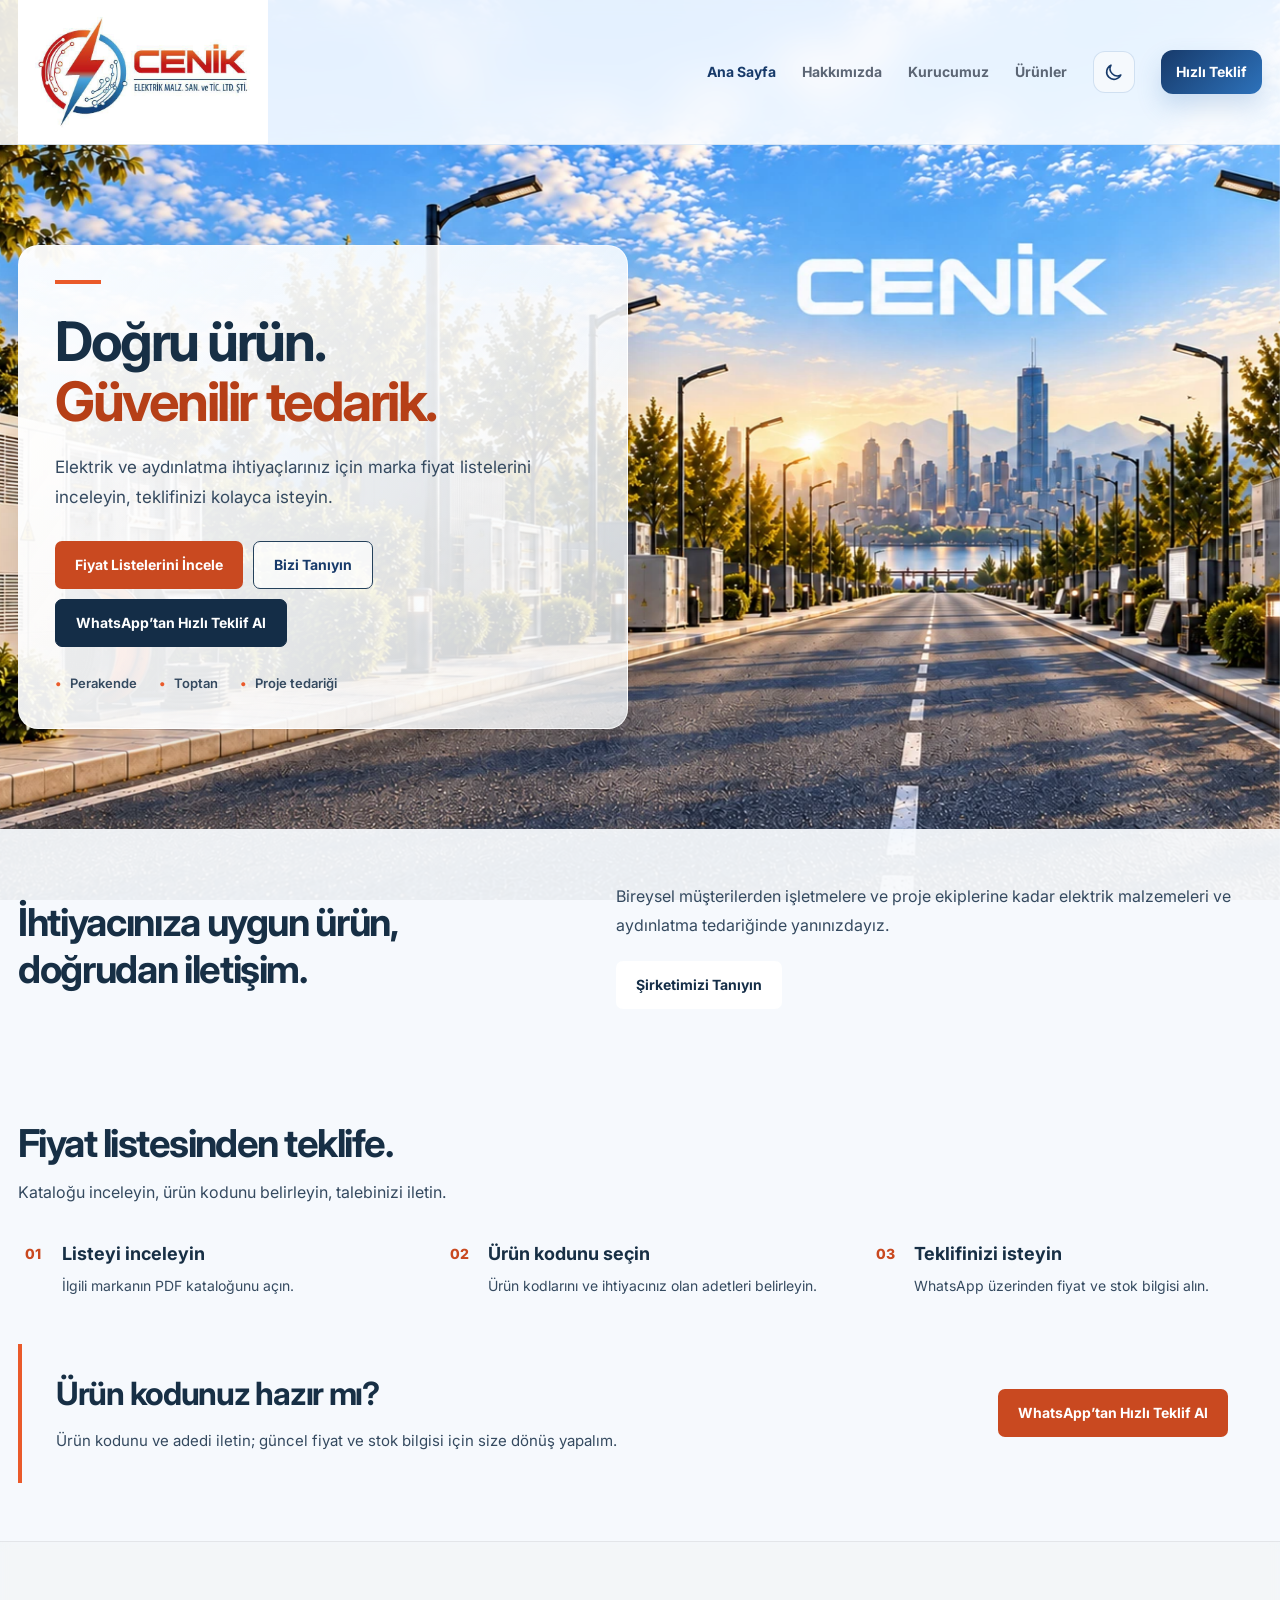
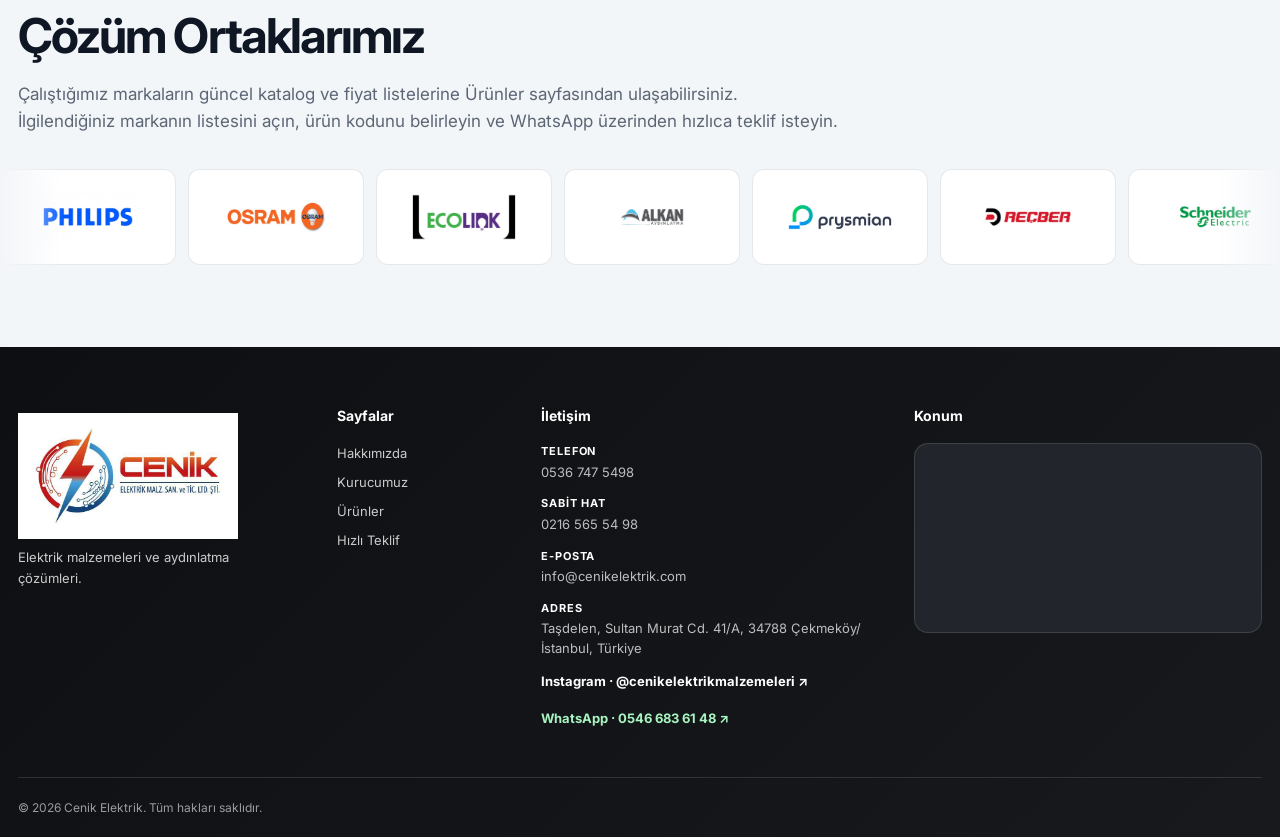
<file: index.html>
<!DOCTYPE html>
<html lang="tr">
<head>
  <meta charset="UTF-8">
  <meta name="viewport" content="width=device-width, initial-scale=1.0">
  <meta name="description" content="Cenik Elektrik kurumsal tanıtım, ürün kataloğu ve teklif talep sitesi.">
  <title>Cenik Elektrik | Elektrik ve Aydınlatma Çözümleri</title>
  <link rel="icon" type="image/png" href="/assets/image/favicon.png">
  <link rel="preconnect" href="https://fonts.googleapis.com">
  <link rel="preconnect" href="https://fonts.gstatic.com" crossorigin>
  <link href="https://fonts.googleapis.com/css2?family=Inter:wght@400;500;600;700;800&display=swap" rel="stylesheet">
  <link rel="stylesheet" href="assets/css/style.css">
  <link rel="stylesheet" href="assets/css/dark-theme.css?v=20260923-v3" data-cenik-dark-theme>
  <script>
    try {
      document.documentElement.dataset.theme =
        localStorage.getItem('cenik-theme') === 'dark' ? 'dark' : 'light';
    } catch (_) {
      document.documentElement.dataset.theme = 'light';
    }
  </script>
</head>
<body>
  <header class="site-header">
    <div class="container nav-wrap">
      <a class="brand" href="index.html" aria-label="Cenik Elektrik ana sayfa"><img class="brand-logo" src="assets/img/logo.png" alt="Cenik Elektrik logosu"></a>

      <button class="menu-toggle" type="button" aria-label="Menüyü aç" aria-expanded="false">
        <span></span><span></span><span></span>
      </button>

      <nav class="main-nav" aria-label="Ana menü">
        <a class="active" href="index.html">Ana Sayfa</a>
        <a href="hakkimizda.html">Hakkımızda</a>
        <a href="kurucumuz.html">Kurucumuz</a>
        <a href="urunler.html">Ürünler</a>
        <button class="theme-toggle" type="button" aria-label="Karanlık temaya geç" title="Karanlık temaya geç" aria-pressed="false">
          <span class="theme-toggle-icon" aria-hidden="true">
            <svg viewBox="0 0 24 24">
              <path d="M20.2 15.6A8.7 8.7 0 0 1 8.4 3.8 8.9 8.9 0 1 0 20.2 15.6Z"></path>
            </svg>
          </span>
          <span class="theme-toggle-label">Koyu Tema</span>
        </button>
        <a class="quote-link" href="teklif.html">Hızlı Teklif</a>
      </nav>
    </div>
  </header>

  <main class="ce-refresh ce-home-page">
    <section class="hero ce-home-hero">
      <div class="container hero-grid">
        <div class="hero-copy">
          <h1>Doğru ürün.<br><span>Güvenilir tedarik.</span></h1>
          <p class="hero-text">Elektrik ve aydınlatma ihtiyaçlarınız için marka fiyat listelerini inceleyin, teklifinizi kolayca isteyin.</p>
          <div class="hero-actions">
            <a class="btn btn-primary" href="urunler.html">Fiyat Listelerini İncele</a>
            <a class="btn btn-secondary" href="hakkimizda.html">Bizi Tanıyın</a>
            <a class="btn btn-whatsapp" href="https://wa.me/905466836148?text=Merhaba%20Cenik%20Elektrik,%20fiyat%20ve%20stok%20bilgisi%20almak%20istiyorum." target="_blank" rel="noopener noreferrer">WhatsApp’tan Hızlı Teklif Al</a>
          </div>
          <div class="hero-points ce-service-types"><span>Perakende</span><span>Toptan</span><span>Proje tedariği</span></div>
        </div>
      </div>
    </section>

    <section class="section section-dark ce-company-section">
      <div class="container split-grid">
        <div>
          <h2>İhtiyacınıza uygun ürün, doğrudan iletişim.</h2>
        </div>
        <div>
          <p>Bireysel müşterilerden işletmelere ve proje ekiplerine kadar elektrik malzemeleri ve aydınlatma tedariğinde yanınızdayız.</p>
          <a class="btn btn-light" href="hakkimizda.html">Şirketimizi Tanıyın</a>
        </div>
      </div>
    </section>

    <section class="section process-section ce-process-section">
      <div class="container">
        <div class="section-heading process-heading">
          <div>
            <h2>Fiyat listesinden teklife.</h2>
            <p class="section-lead">Kataloğu inceleyin, ürün kodunu belirleyin, talebinizi iletin.</p>
          </div>
        </div>

        <div class="steps-grid process-grid">
          <article class="step-card process-card"><span>01</span><h3>Listeyi inceleyin</h3><p>İlgili markanın PDF kataloğunu açın.</p></article>
          <article class="step-card process-card"><span>02</span><h3>Ürün kodunu seçin</h3><p>Ürün kodlarını ve ihtiyacınız olan adetleri belirleyin.</p></article>
          <article class="step-card process-card"><span>03</span><h3>Teklifinizi isteyin</h3><p>WhatsApp üzerinden fiyat ve stok bilgisi alın.</p></article>
        </div>
      </div>
    </section>

    <section class="section contact-banner ce-contact-section">
      <div class="container contact-banner-inner">
        <div>
          <h2>Ürün kodunuz hazır mı?</h2>
          <p>Ürün kodunu ve adedi iletin; güncel fiyat ve stok bilgisi için size dönüş yapalım.</p>
        </div>
        <a class="btn btn-primary" href="teklif.html">WhatsApp’tan Hızlı Teklif Al</a>
      </div>
    </section>

    <section class="section partners-section" aria-labelledby="partners-title">
      <div class="container">
        <div class="section-heading partners-heading">
          <div>
            <h2 id="partners-title">Çözüm Ortaklarımız</h2>
            <p class="section-lead">Çalıştığımız markaların güncel katalog ve fiyat listelerine Ürünler sayfasından ulaşabilirsiniz. İlgilendiğiniz markanın listesini açın, ürün kodunu belirleyin ve WhatsApp üzerinden hızlıca teklif isteyin.</p>
          </div>
        </div>
      </div>
      <div class="partners-marquee" aria-label="Çözüm ortakları logo şeridi">
        <div class="partners-track">
          <div class="partners-group">
              <a class="partner-logo-slot" href="assets/fiyat-listeleri/philips-signify.pdf" target="_blank" rel="noopener noreferrer" aria-label="Philips / Signify fiyat listesini aç" title="Philips / Signify fiyat listesini aç"><img src="assets/img/partners/logo1.jpg" alt="Philips / Signify"></a>
              <a class="partner-logo-slot" href="assets/fiyat-listeleri/ledvance-osram-2026.pdf" target="_blank" rel="noopener noreferrer" aria-label="Ledvance / OSRAM fiyat listesini aç" title="Ledvance / OSRAM fiyat listesini aç"><img src="assets/img/partners/logo2.jpg" alt="Ledvance / OSRAM"></a>
              <a class="partner-logo-slot" href="assets/fiyat-listeleri/ecolink-2026.pdf" target="_blank" rel="noopener noreferrer" aria-label="EcoLink fiyat listesini aç" title="EcoLink fiyat listesini aç"><img src="assets/img/partners/logo3.jpg" alt="EcoLink"></a>
              <a class="partner-logo-slot" href="assets/fiyat-listeleri/alkan-2026.pdf" target="_blank" rel="noopener noreferrer" aria-label="Alkan Aydınlatma fiyat listesini aç" title="Alkan Aydınlatma fiyat listesini aç"><img src="assets/img/partners/logo4.jpg" alt="Alkan Aydınlatma"></a>
              <a class="partner-logo-slot" href="assets/fiyat-listeleri/prysmian.pdf" target="_blank" rel="noopener noreferrer" aria-label="Prysmian fiyat listesini aç" title="Prysmian fiyat listesini aç"><img src="assets/img/partners/logo5.jpg" alt="Prysmian"></a>
              <a class="partner-logo-slot" href="assets/fiyat-listeleri/recber-kablo.pdf" target="_blank" rel="noopener noreferrer" aria-label="Reçber Kablo fiyat listesini aç" title="Reçber Kablo fiyat listesini aç"><img src="assets/img/partners/logo6.jpg" alt="Reçber Kablo"></a>
              <a class="partner-logo-slot" href="assets/fiyat-listeleri/schneider-electric.pdf" target="_blank" rel="noopener noreferrer" aria-label="Schneider Electric fiyat listesini aç" title="Schneider Electric fiyat listesini aç"><img src="assets/img/partners/logo7.jpg" alt="Schneider Electric"></a>
              <a class="partner-logo-slot" href="assets/fiyat-listeleri/chint.pdf" target="_blank" rel="noopener noreferrer" aria-label="CHINT fiyat listesini aç" title="CHINT fiyat listesini aç"><img src="assets/img/partners/logo8.jpg" alt="CHINT"></a>
              <a class="partner-logo-slot" href="assets/fiyat-listeleri/entes-2026.pdf" target="_blank" rel="noopener noreferrer" aria-label="ENTES fiyat listesini aç" title="ENTES fiyat listesini aç"><img src="assets/img/partners/logo9.jpg" alt="ENTES"></a>
              <a class="partner-logo-slot" href="assets/fiyat-listeleri/siemens-2026.pdf" target="_blank" rel="noopener noreferrer" aria-label="Siemens fiyat listesini aç" title="Siemens fiyat listesini aç"><img src="assets/img/partners/logo10.jpg" alt="Siemens"></a>
              <a class="partner-logo-slot" href="assets/fiyat-listeleri/pelsan.pdf" target="_blank" rel="noopener noreferrer" aria-label="Pelsan fiyat listesini aç" title="Pelsan fiyat listesini aç"><img src="assets/img/partners/logo11.jpg" alt="Pelsan"></a>
              <a class="partner-logo-slot" href="assets/fiyat-listeleri/hes-kablo.pdf" target="_blank" rel="noopener noreferrer" aria-label="HES Kablo fiyat listesini aç" title="HES Kablo fiyat listesini aç"><img src="assets/img/partners/logo12.jpg" alt="HES Kablo"></a>
              <a class="partner-logo-slot" href="assets/fiyat-listeleri/legrand-2026.pdf" target="_blank" rel="noopener noreferrer" aria-label="Legrand fiyat listesini aç" title="Legrand fiyat listesini aç"><img src="assets/img/partners/logo13.jpg" alt="Legrand"></a>
              <a class="partner-logo-slot" href="#" aria-label="Çözüm ortağı 14 - bağlantı daha sonra eklenecek"><img src="assets/img/partners/logo14.jpg" alt="Çözüm ortağı logo 14"></a>
              <a class="partner-logo-slot" href="assets/fiyat-listeleri/panasonic-viko-2026.pdf" target="_blank" rel="noopener noreferrer" aria-label="Viko by Panasonic fiyat listesini aç" title="Viko by Panasonic fiyat listesini aç"><img src="assets/img/partners/logo15.jpg" alt="Viko by Panasonic"></a>
              <a class="partner-logo-slot" href="assets/fiyat-listeleri/audio.pdf" target="_blank" rel="noopener noreferrer" aria-label="Audio fiyat listesini aç" title="Audio fiyat listesini aç"><img src="assets/img/partners/logo16.jpg" alt="Audio"></a>
              <a class="partner-logo-slot" href="assets/fiyat-listeleri/ack-2026.pdf" target="_blank" rel="noopener noreferrer" aria-label="ACK fiyat listesini aç" title="ACK fiyat listesini aç"><img src="assets/img/partners/logo17.jpg" alt="ACK"></a>
              <a class="partner-logo-slot" href="assets/fiyat-listeleri/erse-kablo.pdf" target="_blank" rel="noopener noreferrer" aria-label="Erse Kablo fiyat listesini aç" title="Erse Kablo fiyat listesini aç"><img src="assets/img/partners/logo18.jpg" alt="Erse Kablo"></a>
              <a class="partner-logo-slot" href="assets/fiyat-listeleri/oznur-kablo-2026.pdf" target="_blank" rel="noopener noreferrer" aria-label="Öznur Kablo fiyat listesini aç" title="Öznur Kablo fiyat listesini aç"><img src="assets/img/partners/logo19.jpg" alt="Öznur Kablo"></a>
              <a class="partner-logo-slot" href="assets/fiyat-listeleri/unal-kablo.pdf" target="_blank" rel="noopener noreferrer" aria-label="Ünal Kablo fiyat listesini aç" title="Ünal Kablo fiyat listesini aç"><img src="assets/img/partners/logo20.jpg" alt="Ünal Kablo"></a>
              <a class="partner-logo-slot" href="assets/fiyat-listeleri/cetinkaya.pdf" target="_blank" rel="noopener noreferrer" aria-label="Çetinkaya Pano fiyat listesini aç" title="Çetinkaya Pano fiyat listesini aç"><img src="assets/img/partners/logo21.jpg" alt="Çetinkaya Pano"></a>
              <a class="partner-logo-slot" href="assets/fiyat-listeleri/onka-2026.pdf" target="_blank" rel="noopener noreferrer" aria-label="ONKA fiyat listesini aç" title="ONKA fiyat listesini aç"><img src="assets/img/partners/logo22.jpg" alt="ONKA"></a>
              <a class="partner-logo-slot" href="assets/fiyat-listeleri/wago-2026.pdf" target="_blank" rel="noopener noreferrer" aria-label="WAGO fiyat listesini aç" title="WAGO fiyat listesini aç"><img src="assets/img/partners/logo23.jpg" alt="WAGO"></a>
              <a class="partner-logo-slot" href="#" aria-label="Çözüm ortağı 24 - bağlantı daha sonra eklenecek"><img src="assets/img/partners/logo24.jpg" alt="Çözüm ortağı logo 24"></a>
              <a class="partner-logo-slot" href="assets/fiyat-listeleri/inoled-2026.pdf" target="_blank" rel="noopener noreferrer" aria-label="Inoled fiyat listesini aç" title="Inoled fiyat listesini aç"><img src="assets/img/partners/logo25.jpg" alt="Inoled"></a>
              <a class="partner-logo-slot" href="assets/fiyat-listeleri/mutlusan.pdf" target="_blank" rel="noopener noreferrer" aria-label="Mutlusan Electric fiyat listesini aç" title="Mutlusan Electric fiyat listesini aç"><img src="assets/img/partners/logo26.jpg" alt="Mutlusan Electric"></a>
              <a class="partner-logo-slot" href="#" aria-label="Çözüm ortağı 27 - bağlantı daha sonra eklenecek"><img src="assets/img/partners/logo27.jpg" alt="Çözüm ortağı logo 27"></a>
              <a class="partner-logo-slot" href="assets/fiyat-listeleri/sutem.pdf" target="_blank" rel="noopener noreferrer" aria-label="SUTEM fiyat listesini aç" title="SUTEM fiyat listesini aç"><img src="assets/img/partners/logo28.jpg" alt="SUTEM"></a>
              <a class="partner-logo-slot" href="assets/fiyat-listeleri/tongun.pdf" target="_blank" rel="noopener noreferrer" aria-label="Tongün fiyat listesini aç" title="Tongün fiyat listesini aç"><img src="assets/img/partners/logo29.jpg" alt="Tongün"></a>
              <a class="partner-logo-slot" href="#" aria-label="Çözüm ortağı 30 - bağlantı daha sonra eklenecek"><img src="assets/img/partners/logo30.jpg" alt="Çözüm ortağı logo 30"></a>
              <a class="partner-logo-slot" href="#" aria-label="Çözüm ortağı 31 - bağlantı daha sonra eklenecek"><img src="assets/img/partners/logo31.jpg" alt="Çözüm ortağı logo 31"></a>
              <a class="partner-logo-slot" href="#" aria-label="Çözüm ortağı 32 - bağlantı daha sonra eklenecek"><img src="assets/img/partners/logo32.jpg" alt="Çözüm ortağı logo 32"></a>
              <a class="partner-logo-slot" href="assets/fiyat-listeleri/bemis-2026.pdf" target="_blank" rel="noopener noreferrer" aria-label="Bemis fiyat listesini aç" title="Bemis fiyat listesini aç"><img src="assets/img/partners/logo33.jpg" alt="Bemis"></a>
              <a class="partner-logo-slot" href="#" aria-label="Çözüm ortağı 34 - bağlantı daha sonra eklenecek"><img src="assets/img/partners/logo34.jpg" alt="Çözüm ortağı logo 34"></a>
          </div>
          <div class="partners-group" aria-hidden="true">
              <a class="partner-logo-slot" href="assets/fiyat-listeleri/philips-signify.pdf" target="_blank" rel="noopener noreferrer" aria-label="Philips / Signify fiyat listesini aç" title="Philips / Signify fiyat listesini aç"><img src="assets/img/partners/logo1.jpg" alt="Philips / Signify"></a>
              <a class="partner-logo-slot" href="assets/fiyat-listeleri/ledvance-osram-2026.pdf" target="_blank" rel="noopener noreferrer" aria-label="Ledvance / OSRAM fiyat listesini aç" title="Ledvance / OSRAM fiyat listesini aç"><img src="assets/img/partners/logo2.jpg" alt="Ledvance / OSRAM"></a>
              <a class="partner-logo-slot" href="assets/fiyat-listeleri/ecolink-2026.pdf" target="_blank" rel="noopener noreferrer" aria-label="EcoLink fiyat listesini aç" title="EcoLink fiyat listesini aç"><img src="assets/img/partners/logo3.jpg" alt="EcoLink"></a>
              <a class="partner-logo-slot" href="assets/fiyat-listeleri/alkan-2026.pdf" target="_blank" rel="noopener noreferrer" aria-label="Alkan Aydınlatma fiyat listesini aç" title="Alkan Aydınlatma fiyat listesini aç"><img src="assets/img/partners/logo4.jpg" alt="Alkan Aydınlatma"></a>
              <a class="partner-logo-slot" href="assets/fiyat-listeleri/prysmian.pdf" target="_blank" rel="noopener noreferrer" aria-label="Prysmian fiyat listesini aç" title="Prysmian fiyat listesini aç"><img src="assets/img/partners/logo5.jpg" alt="Prysmian"></a>
              <a class="partner-logo-slot" href="assets/fiyat-listeleri/recber-kablo.pdf" target="_blank" rel="noopener noreferrer" aria-label="Reçber Kablo fiyat listesini aç" title="Reçber Kablo fiyat listesini aç"><img src="assets/img/partners/logo6.jpg" alt="Reçber Kablo"></a>
              <a class="partner-logo-slot" href="assets/fiyat-listeleri/schneider-electric.pdf" target="_blank" rel="noopener noreferrer" aria-label="Schneider Electric fiyat listesini aç" title="Schneider Electric fiyat listesini aç"><img src="assets/img/partners/logo7.jpg" alt="Schneider Electric"></a>
              <a class="partner-logo-slot" href="assets/fiyat-listeleri/chint.pdf" target="_blank" rel="noopener noreferrer" aria-label="CHINT fiyat listesini aç" title="CHINT fiyat listesini aç"><img src="assets/img/partners/logo8.jpg" alt="CHINT"></a>
              <a class="partner-logo-slot" href="assets/fiyat-listeleri/entes-2026.pdf" target="_blank" rel="noopener noreferrer" aria-label="ENTES fiyat listesini aç" title="ENTES fiyat listesini aç"><img src="assets/img/partners/logo9.jpg" alt="ENTES"></a>
              <a class="partner-logo-slot" href="assets/fiyat-listeleri/siemens-2026.pdf" target="_blank" rel="noopener noreferrer" aria-label="Siemens fiyat listesini aç" title="Siemens fiyat listesini aç"><img src="assets/img/partners/logo10.jpg" alt="Siemens"></a>
              <a class="partner-logo-slot" href="assets/fiyat-listeleri/pelsan.pdf" target="_blank" rel="noopener noreferrer" aria-label="Pelsan fiyat listesini aç" title="Pelsan fiyat listesini aç"><img src="assets/img/partners/logo11.jpg" alt="Pelsan"></a>
              <a class="partner-logo-slot" href="assets/fiyat-listeleri/hes-kablo.pdf" target="_blank" rel="noopener noreferrer" aria-label="HES Kablo fiyat listesini aç" title="HES Kablo fiyat listesini aç"><img src="assets/img/partners/logo12.jpg" alt="HES Kablo"></a>
              <a class="partner-logo-slot" href="assets/fiyat-listeleri/legrand-2026.pdf" target="_blank" rel="noopener noreferrer" aria-label="Legrand fiyat listesini aç" title="Legrand fiyat listesini aç"><img src="assets/img/partners/logo13.jpg" alt="Legrand"></a>
              <a class="partner-logo-slot" href="#" aria-label="Çözüm ortağı 14 - bağlantı daha sonra eklenecek"><img src="assets/img/partners/logo14.jpg" alt="Çözüm ortağı logo 14"></a>
              <a class="partner-logo-slot" href="assets/fiyat-listeleri/panasonic-viko-2026.pdf" target="_blank" rel="noopener noreferrer" aria-label="Viko by Panasonic fiyat listesini aç" title="Viko by Panasonic fiyat listesini aç"><img src="assets/img/partners/logo15.jpg" alt="Viko by Panasonic"></a>
              <a class="partner-logo-slot" href="assets/fiyat-listeleri/audio.pdf" target="_blank" rel="noopener noreferrer" aria-label="Audio fiyat listesini aç" title="Audio fiyat listesini aç"><img src="assets/img/partners/logo16.jpg" alt="Audio"></a>
              <a class="partner-logo-slot" href="assets/fiyat-listeleri/ack-2026.pdf" target="_blank" rel="noopener noreferrer" aria-label="ACK fiyat listesini aç" title="ACK fiyat listesini aç"><img src="assets/img/partners/logo17.jpg" alt="ACK"></a>
              <a class="partner-logo-slot" href="assets/fiyat-listeleri/erse-kablo.pdf" target="_blank" rel="noopener noreferrer" aria-label="Erse Kablo fiyat listesini aç" title="Erse Kablo fiyat listesini aç"><img src="assets/img/partners/logo18.jpg" alt="Erse Kablo"></a>
              <a class="partner-logo-slot" href="assets/fiyat-listeleri/oznur-kablo-2026.pdf" target="_blank" rel="noopener noreferrer" aria-label="Öznur Kablo fiyat listesini aç" title="Öznur Kablo fiyat listesini aç"><img src="assets/img/partners/logo19.jpg" alt="Öznur Kablo"></a>
              <a class="partner-logo-slot" href="assets/fiyat-listeleri/unal-kablo.pdf" target="_blank" rel="noopener noreferrer" aria-label="Ünal Kablo fiyat listesini aç" title="Ünal Kablo fiyat listesini aç"><img src="assets/img/partners/logo20.jpg" alt="Ünal Kablo"></a>
              <a class="partner-logo-slot" href="assets/fiyat-listeleri/cetinkaya.pdf" target="_blank" rel="noopener noreferrer" aria-label="Çetinkaya Pano fiyat listesini aç" title="Çetinkaya Pano fiyat listesini aç"><img src="assets/img/partners/logo21.jpg" alt="Çetinkaya Pano"></a>
              <a class="partner-logo-slot" href="assets/fiyat-listeleri/onka-2026.pdf" target="_blank" rel="noopener noreferrer" aria-label="ONKA fiyat listesini aç" title="ONKA fiyat listesini aç"><img src="assets/img/partners/logo22.jpg" alt="ONKA"></a>
              <a class="partner-logo-slot" href="assets/fiyat-listeleri/wago-2026.pdf" target="_blank" rel="noopener noreferrer" aria-label="WAGO fiyat listesini aç" title="WAGO fiyat listesini aç"><img src="assets/img/partners/logo23.jpg" alt="WAGO"></a>
              <a class="partner-logo-slot" href="#" aria-label="Çözüm ortağı 24 - bağlantı daha sonra eklenecek"><img src="assets/img/partners/logo24.jpg" alt="Çözüm ortağı logo 24"></a>
              <a class="partner-logo-slot" href="assets/fiyat-listeleri/inoled-2026.pdf" target="_blank" rel="noopener noreferrer" aria-label="Inoled fiyat listesini aç" title="Inoled fiyat listesini aç"><img src="assets/img/partners/logo25.jpg" alt="Inoled"></a>
              <a class="partner-logo-slot" href="assets/fiyat-listeleri/mutlusan.pdf" target="_blank" rel="noopener noreferrer" aria-label="Mutlusan Electric fiyat listesini aç" title="Mutlusan Electric fiyat listesini aç"><img src="assets/img/partners/logo26.jpg" alt="Mutlusan Electric"></a>
              <a class="partner-logo-slot" href="#" aria-label="Çözüm ortağı 27 - bağlantı daha sonra eklenecek"><img src="assets/img/partners/logo27.jpg" alt="Çözüm ortağı logo 27"></a>
              <a class="partner-logo-slot" href="assets/fiyat-listeleri/sutem.pdf" target="_blank" rel="noopener noreferrer" aria-label="SUTEM fiyat listesini aç" title="SUTEM fiyat listesini aç"><img src="assets/img/partners/logo28.jpg" alt="SUTEM"></a>
              <a class="partner-logo-slot" href="assets/fiyat-listeleri/tongun.pdf" target="_blank" rel="noopener noreferrer" aria-label="Tongün fiyat listesini aç" title="Tongün fiyat listesini aç"><img src="assets/img/partners/logo29.jpg" alt="Tongün"></a>
              <a class="partner-logo-slot" href="#" aria-label="Çözüm ortağı 30 - bağlantı daha sonra eklenecek"><img src="assets/img/partners/logo30.jpg" alt="Çözüm ortağı logo 30"></a>
              <a class="partner-logo-slot" href="#" aria-label="Çözüm ortağı 31 - bağlantı daha sonra eklenecek"><img src="assets/img/partners/logo31.jpg" alt="Çözüm ortağı logo 31"></a>
              <a class="partner-logo-slot" href="#" aria-label="Çözüm ortağı 32 - bağlantı daha sonra eklenecek"><img src="assets/img/partners/logo32.jpg" alt="Çözüm ortağı logo 32"></a>
              <a class="partner-logo-slot" href="assets/fiyat-listeleri/bemis-2026.pdf" target="_blank" rel="noopener noreferrer" aria-label="Bemis fiyat listesini aç" title="Bemis fiyat listesini aç"><img src="assets/img/partners/logo33.jpg" alt="Bemis"></a>
              <a class="partner-logo-slot" href="#" aria-label="Çözüm ortağı 34 - bağlantı daha sonra eklenecek"><img src="assets/img/partners/logo34.jpg" alt="Çözüm ortağı logo 34"></a>
          </div>
        </div>
      </div>
    </section>
  </main>

  <footer class="site-footer">
    <div class="container footer-grid footer-grid-contact">
      <div class="footer-brand-block">
        <a class="brand brand-footer" href="index.html"><img class="brand-logo brand-logo-footer" src="assets/img/logo.png" alt="Cenik Elektrik logosu"></a>
        <p>Elektrik malzemeleri ve aydınlatma çözümleri.</p>
      </div>
      <div class="footer-links-block">
        <h3>Sayfalar</h3>
        <a href="hakkimizda.html">Hakkımızda</a>
        <a href="kurucumuz.html">Kurucumuz</a>
        <a href="urunler.html">Ürünler</a>
        <a href="teklif.html">Hızlı Teklif</a>
      </div>
      <div class="footer-contact-block">
        <h3>İletişim</h3>
        <a class="footer-contact-link" href="tel:+905367475498"><strong>Telefon</strong><span>0536 747 5498</span></a>
        <a class="footer-contact-link" href="tel:+902165655498"><strong>Sabit Hat</strong><span>0216 565 54 98</span></a>
        <a class="footer-contact-link" href="mailto:info@cenikelektrik.com"><strong>E-posta</strong><span>info@cenikelektrik.com</span></a>
        <a class="footer-contact-link" href="https://maps.app.goo.gl/WrhLXHoWNJ3X38SJA" target="_blank" rel="noopener noreferrer"><strong>Adres</strong><span>Taşdelen, Sultan Murat Cd. 41/A, 34788 Çekmeköy/İstanbul, Türkiye</span></a>
        <div class="footer-socials">
          <a class="social-link" href="https://www.instagram.com/cenikelektrikmalzemeleri/" target="_blank" rel="noopener noreferrer">Instagram · @cenikelektrikmalzemeleri ↗</a>
          <a class="social-link whatsapp-social-link" href="https://wa.me/905466836148" target="_blank" rel="noopener noreferrer">WhatsApp · 0546 683 61 48 ↗</a>
        </div>
      </div>
      <div class="footer-map-block">
        <h3>Konum</h3>
        <div class="map-frame">
          <iframe title="Cenik Elektrik Google Haritalar konumu" src="https://www.google.com/maps?q=Taşdelen,+Sultan+Murat+Cd.+41%2FA,+34788+Çekmeköy%2Fİstanbul,+Türkiye&amp;output=embed" loading="lazy" referrerpolicy="no-referrer-when-downgrade" allowfullscreen></iframe>
          <a class="map-direct-link" href="https://maps.app.goo.gl/WrhLXHoWNJ3X38SJA" target="_blank" rel="noopener noreferrer" aria-label="Cenik Elektrik resmi Google Haritalar konumunu aç ve yol tarifi al"></a>
        </div>
      </div>
    </div>
    <div class="container footer-bottom">© <span data-current-year></span> Cenik Elektrik. Tüm hakları saklıdır.</div>
  </footer>

  <script src="assets/js/app.js?v=20260923-v3"></script>
</body>
</html>
</file>
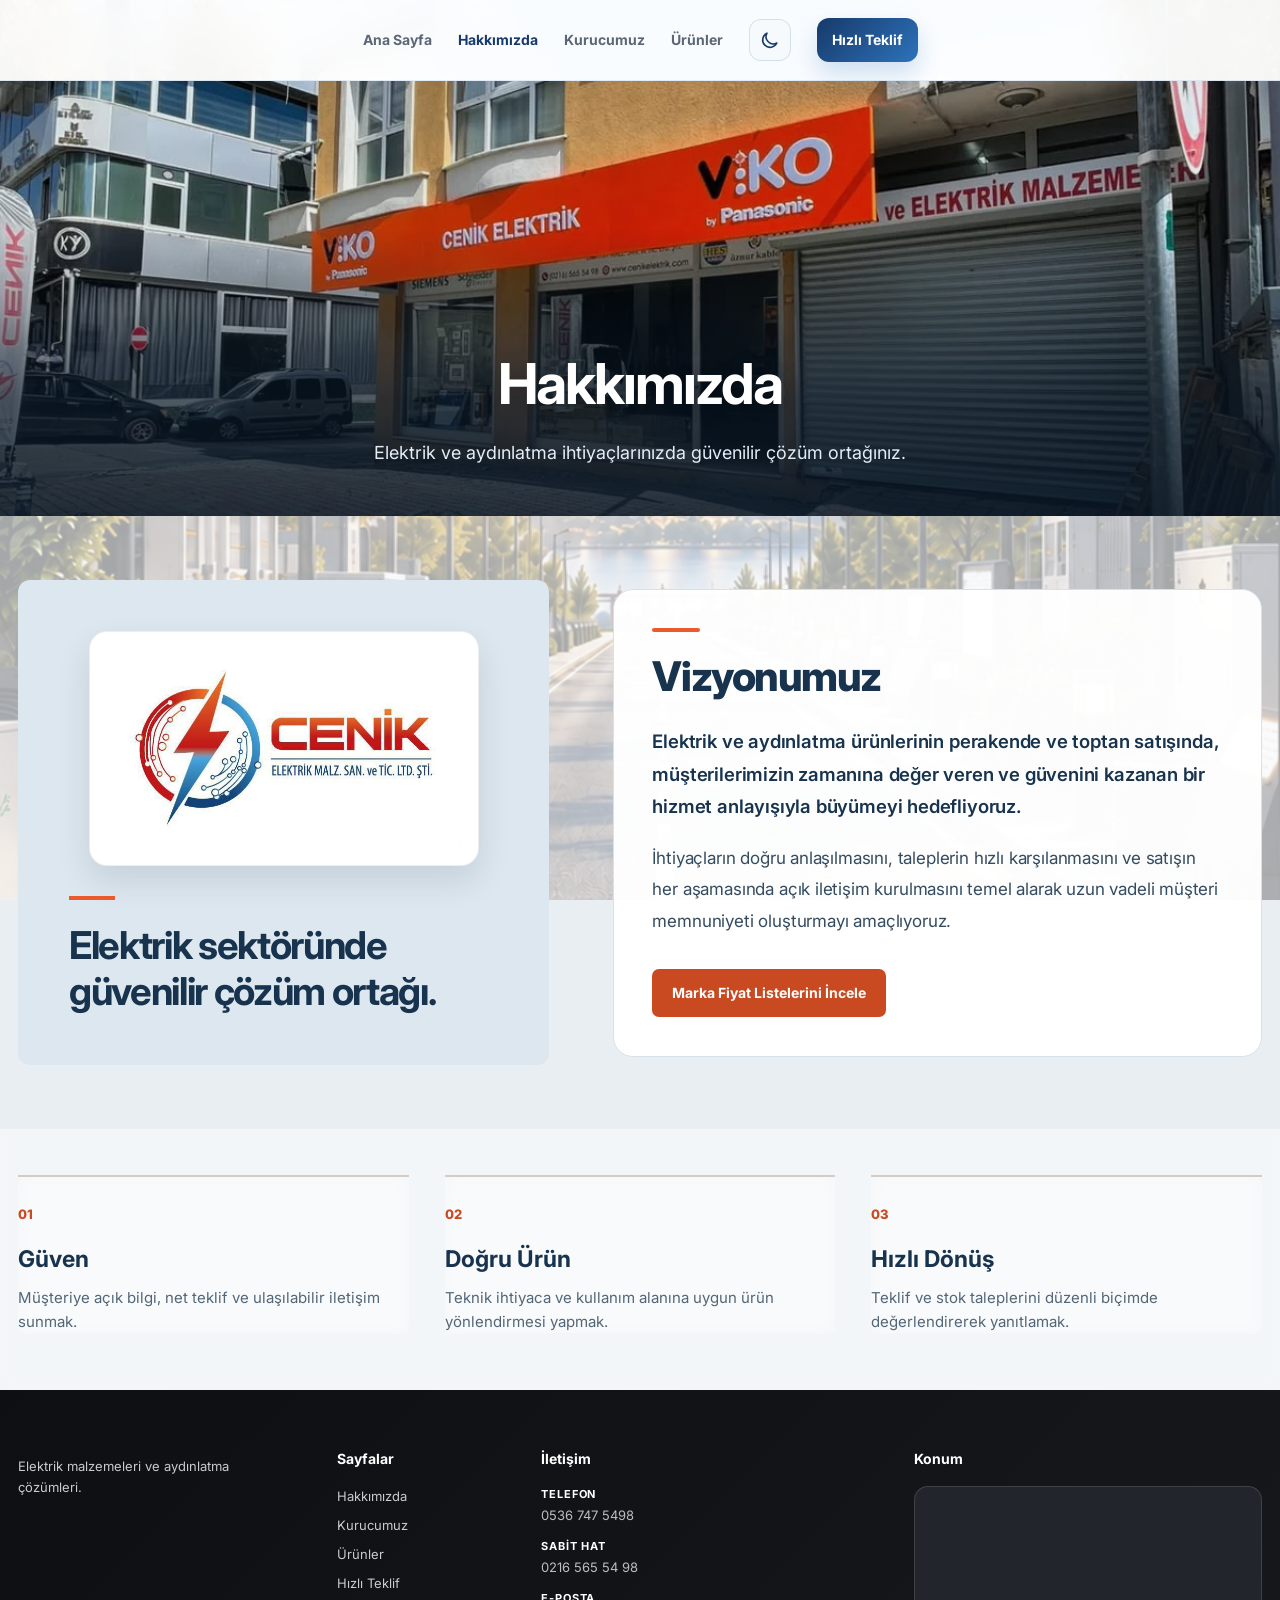
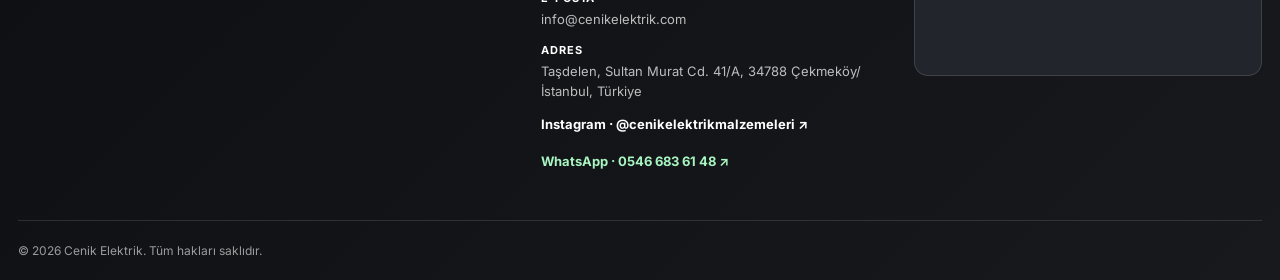
<file: hakkimizda.html>
<!DOCTYPE html>
<html lang="tr">
<head>
  <meta charset="UTF-8">
  <meta name="viewport" content="width=device-width, initial-scale=1.0">
  <meta name="description" content="Cenik Elektrik hakkında kurumsal bilgiler.">
  <title>Hakkımızda | Cenik Elektrik</title>
  <link rel="preconnect" href="https://fonts.googleapis.com">
  <link rel="preconnect" href="https://fonts.gstatic.com" crossorigin>
  <link href="https://fonts.googleapis.com/css2?family=Inter:wght@400;500;600;700;800&display=swap" rel="stylesheet">
  <link rel="stylesheet" href="assets/css/style.css?v=20260929-v5">
  <link rel="stylesheet" href="assets/css/dark-theme.css?v=20260923-v3" data-cenik-dark-theme>
  <script>
    try {
      document.documentElement.dataset.theme =
        localStorage.getItem('cenik-theme') === 'dark' ? 'dark' : 'light';
    } catch (_) {
      document.documentElement.dataset.theme = 'light';
    }
  </script>
</head>
<body>
  <header class="site-header ce-about-header">
    <div class="container nav-wrap">
      <button class="menu-toggle" type="button" aria-label="Menüyü aç" aria-expanded="false"><span></span><span></span><span></span></button>
      <nav class="main-nav"><a href="index.html">Ana Sayfa</a><a class="active" href="hakkimizda.html">Hakkımızda</a><a href="kurucumuz.html">Kurucumuz</a><a href="urunler.html">Ürünler</a><a class="quote-link" href="teklif.html">Hızlı Teklif</a></nav>
    </div>
  </header>

  <main class="ce-refresh ce-about-page">
    <section class="page-hero ce-page-hero ce-about-hero" aria-labelledby="about-title">
      <img class="ce-about-storefront" src="assets/img/cenik-dukkan.webp" alt="Cenik Elektrik mağazasının tabelası ve girişi" width="1200" height="1600" fetchpriority="high">
      <div class="container ce-about-hero-layout">
        <div class="ce-about-hero-copy">
          <h1 id="about-title">Hakkımızda</h1>
          <p>Elektrik ve aydınlatma ihtiyaçlarınızda güvenilir çözüm ortağınız.</p>
        </div>
      </div>
    </section>

    <section class="section ce-about-section">
      <div class="container content-grid">
        <div class="ce-about-identity">
          <img class="ce-about-logo" src="assets/img/logo.png" alt="Cenik Elektrik" width="708" height="407">
          <span class="ce-identity-rule" aria-hidden="true"></span>
          <h2>Elektrik sektöründe güvenilir çözüm ortağı.</h2>
        </div>
        <div class="prose ce-about-copy ce-vision" aria-labelledby="vision-title">
          <h2 id="vision-title">Vizyonumuz</h2>
          <p class="ce-vision-lead">Elektrik ve aydınlatma ürünlerinin perakende ve toptan satışında, müşterilerimizin zamanına değer veren ve güvenini kazanan bir hizmet anlayışıyla büyümeyi hedefliyoruz.</p>
          <p>İhtiyaçların doğru anlaşılmasını, taleplerin hızlı karşılanmasını ve satışın her aşamasında açık iletişim kurulmasını temel alarak uzun vadeli müşteri memnuniyeti oluşturmayı amaçlıyoruz.</p>
          <a class="btn btn-primary" href="urunler.html">Marka Fiyat Listelerini İncele</a>
        </div>
      </div>
    </section>

    <section class="section section-muted ce-about-values">
      <div class="container values-grid">
        <article><span>01</span><h3>Güven</h3><p>Müşteriye açık bilgi, net teklif ve ulaşılabilir iletişim sunmak.</p></article>
        <article><span>02</span><h3>Doğru Ürün</h3><p>Teknik ihtiyaca ve kullanım alanına uygun ürün yönlendirmesi yapmak.</p></article>
        <article><span>03</span><h3>Hızlı Dönüş</h3><p>Teklif ve stok taleplerini düzenli biçimde değerlendirerek yanıtlamak.</p></article>
      </div>
    </section>
  </main>

  <footer class="site-footer">
    <div class="container footer-grid footer-grid-contact">
      <div class="footer-brand-block">
        <a class="brand brand-footer" href="index.html"><img class="brand-logo brand-logo-footer" src="assets/img/logo.png" alt="Cenik Elektrik logosu"></a>
        <p>Elektrik malzemeleri ve aydınlatma çözümleri.</p>
      </div>
      <div class="footer-links-block">
        <h3>Sayfalar</h3>
        <a href="hakkimizda.html">Hakkımızda</a>
        <a href="kurucumuz.html">Kurucumuz</a>
        <a href="urunler.html">Ürünler</a>
        <a href="teklif.html">Hızlı Teklif</a>
      </div>
      <div class="footer-contact-block">
        <h3>İletişim</h3>
        <a class="footer-contact-link" href="tel:+905367475498"><strong>Telefon</strong><span>0536 747 5498</span></a>
        <a class="footer-contact-link" href="tel:+902165655498"><strong>Sabit Hat</strong><span>0216 565 54 98</span></a>
        <a class="footer-contact-link" href="mailto:info@cenikelektrik.com"><strong>E-posta</strong><span>info@cenikelektrik.com</span></a>
        <a class="footer-contact-link" href="https://maps.app.goo.gl/WrhLXHoWNJ3X38SJA" target="_blank" rel="noopener noreferrer"><strong>Adres</strong><span>Taşdelen, Sultan Murat Cd. 41/A, 34788 Çekmeköy/İstanbul, Türkiye</span></a>
        <div class="footer-socials">
          <a class="social-link" href="https://www.instagram.com/cenikelektrikmalzemeleri/" target="_blank" rel="noopener noreferrer">Instagram · @cenikelektrikmalzemeleri ↗</a>
          <a class="social-link whatsapp-social-link" href="https://wa.me/905466836148" target="_blank" rel="noopener noreferrer">WhatsApp · 0546 683 61 48 ↗</a>
        </div>
      </div>
      <div class="footer-map-block">
        <h3>Konum</h3>
        <div class="map-frame">
          <iframe title="Cenik Elektrik Google Haritalar konumu" src="https://www.google.com/maps?q=Taşdelen,+Sultan+Murat+Cd.+41%2FA,+34788+Çekmeköy%2Fİstanbul,+Türkiye&amp;output=embed" loading="lazy" referrerpolicy="no-referrer-when-downgrade" allowfullscreen></iframe>
          <a class="map-direct-link" href="https://maps.app.goo.gl/WrhLXHoWNJ3X38SJA" target="_blank" rel="noopener noreferrer" aria-label="Cenik Elektrik resmi Google Haritalar konumunu aç ve yol tarifi al"></a>
        </div>
      </div>
    </div>
    <div class="container footer-bottom">© <span data-current-year></span> Cenik Elektrik. Tüm hakları saklıdır.</div>
  </footer>
  <script src="assets/js/app.js?v=20260923-v3"></script>
</body>
</html>
</file>
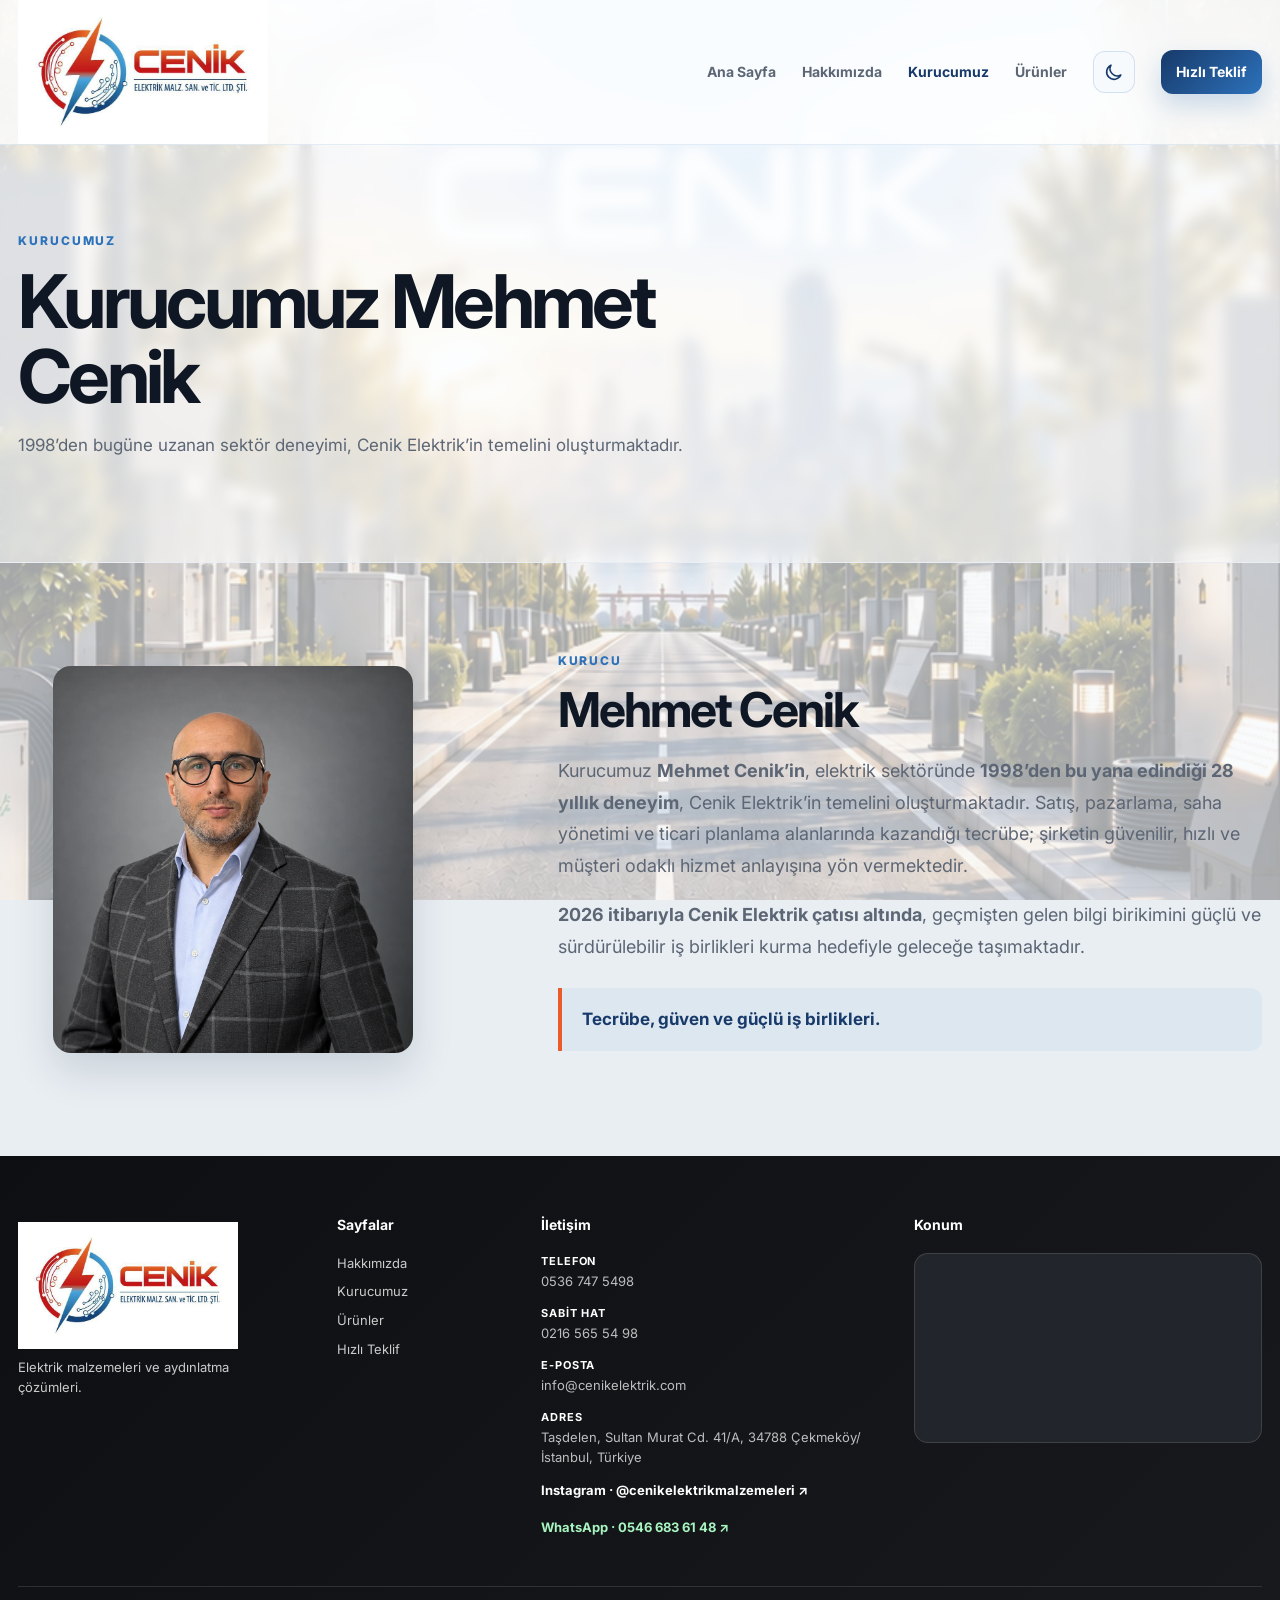
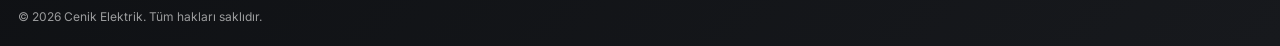
<file: kurucumuz.html>
<!DOCTYPE html>
<html lang="tr">
<head>
  <meta charset="UTF-8">
  <meta name="viewport" content="width=device-width, initial-scale=1.0">
  <meta name="description" content="Cenik Elektrik kurucusu hakkında bilgiler.">
  <title>Kurucumuz | Cenik Elektrik</title>
  <link rel="preconnect" href="https://fonts.googleapis.com">
  <link rel="preconnect" href="https://fonts.gstatic.com" crossorigin>
  <link href="https://fonts.googleapis.com/css2?family=Inter:wght@400;500;600;700;800&display=swap" rel="stylesheet">
  <link rel="stylesheet" href="assets/css/style.css">
  <link rel="stylesheet" href="assets/css/dark-theme.css?v=20260923-v3" data-cenik-dark-theme>
  <script>
    try {
      document.documentElement.dataset.theme =
        localStorage.getItem('cenik-theme') === 'dark' ? 'dark' : 'light';
    } catch (_) {
      document.documentElement.dataset.theme = 'light';
    }
  </script>

  <style>
    .founder-photo.founder-photo-real {
  max-width: 430px;
  min-height: 0;
  aspect-ratio: auto;
  overflow: visible;
  padding: 0;
  background: transparent;
  border-radius: 0;
  box-shadow: none;
  display: flex;
  align-items: center;
  justify-content: center;
}

.founder-photo.founder-photo-real img {
  width: 100%;
  max-width: 360px;
  height: auto;
  display: block;
  object-fit: contain;
  object-position: center;
  border-radius: 18px;
  box-shadow: 0 18px 42px rgba(16, 33, 56, 0.14);
}

    .founder-copy .founder-lead {
      font-size: 18px;
      line-height: 1.75;
    }

    .founder-copy .founder-signature {
      margin-top: 26px;
      padding: 18px 20px;
      border-left: 4px solid #ea5a2a;
      border-radius: 0 12px 12px 0;
      background: rgba(45, 114, 187, 0.06);
      font-weight: 700;
      color: #173a6a;
    }
    .founder-photo.founder-photo-real img {
  width: 100%;
  height: 100%;
  display: block;
  object-fit: cover;
  object-position: center 35%;
}

    html[data-theme="dark"] .founder-photo.founder-photo-real {
      background: transparent;
      box-shadow: none;
    }

    html[data-theme="dark"] .founder-photo.founder-photo-real img {
      box-shadow: none;
    }

    html[data-theme="dark"] .founder-copy .founder-signature {
      background: rgba(45, 114, 187, 0.12);
      color: #eaf2fa;
    }

    @media (max-width: 980px) {
      .founder-photo.founder-photo-real {
        width: min(100%, 560px);
        min-height: 0;
        margin: 0 auto;
      }
    }
  </style>

</head>
<body>
  <header class="site-header"><div class="container nav-wrap"><a class="brand" href="index.html"><img class="brand-logo" src="assets/img/logo.png" alt="Cenik Elektrik logosu"></a><button class="menu-toggle" type="button" aria-label="Menüyü aç" aria-expanded="false"><span></span><span></span><span></span></button><nav class="main-nav"><a href="index.html">Ana Sayfa</a><a href="hakkimizda.html">Hakkımızda</a><a class="active" href="kurucumuz.html">Kurucumuz</a><a href="urunler.html">Ürünler</a><a class="quote-link" href="teklif.html">Hızlı Teklif</a></nav></div></header>

  <main>
    <section class="page-hero">
      <div class="container">
        <p class="eyebrow">KURUCUMUZ</p>
        <h1>Kurucumuz Mehmet Cenik</h1>
        <p>1998’den bugüne uzanan sektör deneyimi, Cenik Elektrik’in temelini oluşturmaktadır.</p>
      </div>
    </section>

    <section class="section">
      <div class="container founder-grid">
        <div class="founder-photo founder-photo-real">
          <img src="assets/img/mehmet-cenik.webp" alt="Cenik Elektrik kurucusu Mehmet Cenik">
        </div>

        <div class="prose founder-copy">
          <p class="eyebrow">KURUCU</p>
          <h2>Mehmet Cenik</h2>

          <p class="founder-lead">
            Kurucumuz <strong>Mehmet Cenik’in</strong>, elektrik sektöründe
            <strong>1998’den bu yana edindiği 28 yıllık deneyim</strong>,
            Cenik Elektrik’in temelini oluşturmaktadır. Satış, pazarlama,
            saha yönetimi ve ticari planlama alanlarında kazandığı tecrübe;
            şirketin güvenilir, hızlı ve müşteri odaklı hizmet anlayışına
            yön vermektedir.
          </p>

          <p class="founder-lead">
            <strong>2026 itibarıyla Cenik Elektrik çatısı altında</strong>,
            geçmişten gelen bilgi birikimini güçlü ve sürdürülebilir
            iş birlikleri kurma hedefiyle geleceğe taşımaktadır.
          </p>

          <p class="founder-signature">
            Tecrübe, güven ve güçlü iş birlikleri.
          </p>
        </div>
      </div>
    </section>
  </main>

  <footer class="site-footer">
    <div class="container footer-grid footer-grid-contact">
      <div class="footer-brand-block">
        <a class="brand brand-footer" href="index.html"><img class="brand-logo brand-logo-footer" src="assets/img/logo.png" alt="Cenik Elektrik logosu"></a>
        <p>Elektrik malzemeleri ve aydınlatma çözümleri.</p>
      </div>
      <div class="footer-links-block">
        <h3>Sayfalar</h3>
        <a href="hakkimizda.html">Hakkımızda</a>
        <a href="kurucumuz.html">Kurucumuz</a>
        <a href="urunler.html">Ürünler</a>
        <a href="teklif.html">Hızlı Teklif</a>
      </div>
      <div class="footer-contact-block">
        <h3>İletişim</h3>
        <a class="footer-contact-link" href="tel:+905367475498"><strong>Telefon</strong><span>0536 747 5498</span></a>
        <a class="footer-contact-link" href="tel:+902165655498"><strong>Sabit Hat</strong><span>0216 565 54 98</span></a>
        <a class="footer-contact-link" href="mailto:info@cenikelektrik.com"><strong>E-posta</strong><span>info@cenikelektrik.com</span></a>
        <a class="footer-contact-link" href="https://maps.app.goo.gl/WrhLXHoWNJ3X38SJA" target="_blank" rel="noopener noreferrer"><strong>Adres</strong><span>Taşdelen, Sultan Murat Cd. 41/A, 34788 Çekmeköy/İstanbul, Türkiye</span></a>
        <div class="footer-socials">
          <a class="social-link" href="https://www.instagram.com/cenikelektrikmalzemeleri/" target="_blank" rel="noopener noreferrer">Instagram · @cenikelektrikmalzemeleri ↗</a>
          <a class="social-link whatsapp-social-link" href="https://wa.me/905466836148" target="_blank" rel="noopener noreferrer">WhatsApp · 0546 683 61 48 ↗</a>
        </div>
      </div>
      <div class="footer-map-block">
        <h3>Konum</h3>
        <div class="map-frame">
          <iframe title="Cenik Elektrik Google Haritalar konumu" src="https://www.google.com/maps?q=Taşdelen,+Sultan+Murat+Cd.+41%2FA,+34788+Çekmeköy%2Fİstanbul,+Türkiye&amp;output=embed" loading="lazy" referrerpolicy="no-referrer-when-downgrade" allowfullscreen></iframe>
          <a class="map-direct-link" href="https://maps.app.goo.gl/WrhLXHoWNJ3X38SJA" target="_blank" rel="noopener noreferrer" aria-label="Cenik Elektrik resmi Google Haritalar konumunu aç ve yol tarifi al"></a>
        </div>
      </div>
    </div>
    <div class="container footer-bottom">© <span data-current-year></span> Cenik Elektrik. Tüm hakları saklıdır.</div>
  </footer>
  <script src="assets/js/app.js?v=20260923-v3"></script>
</body>
</html>
</file>
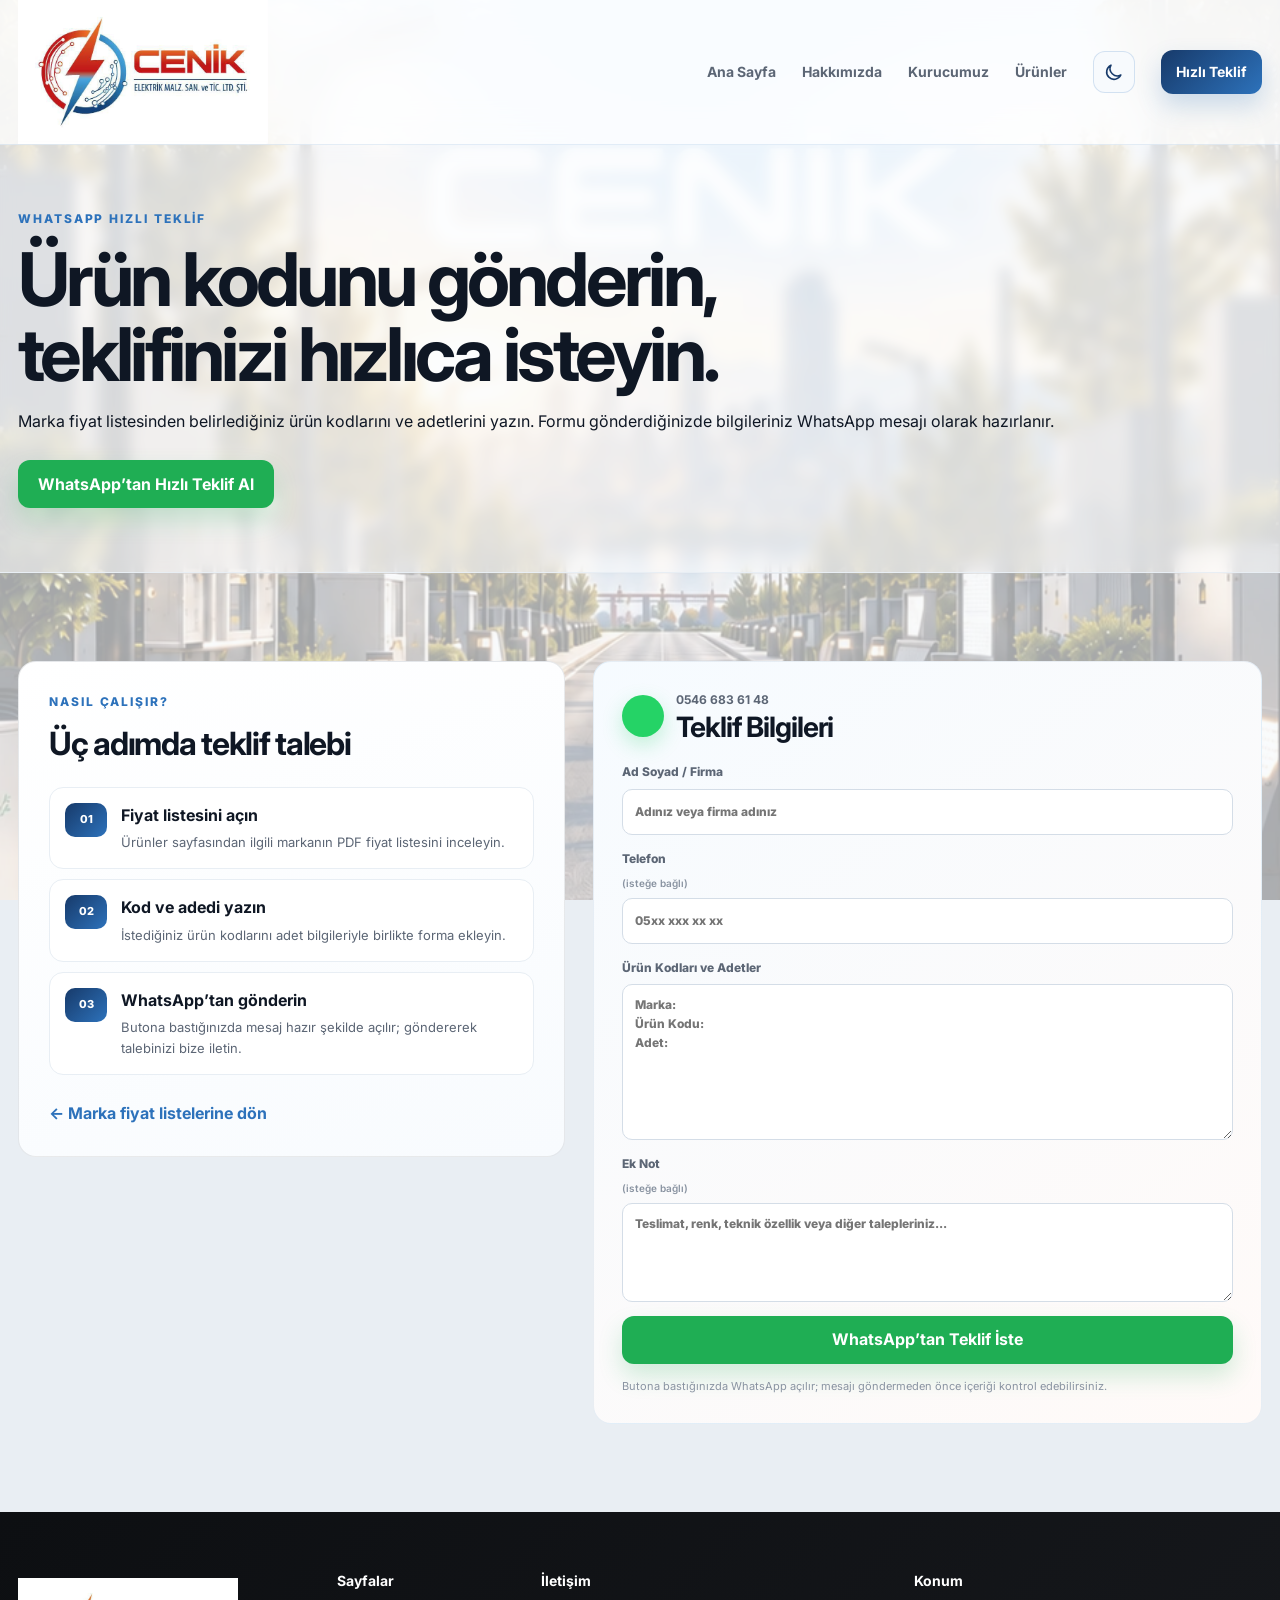
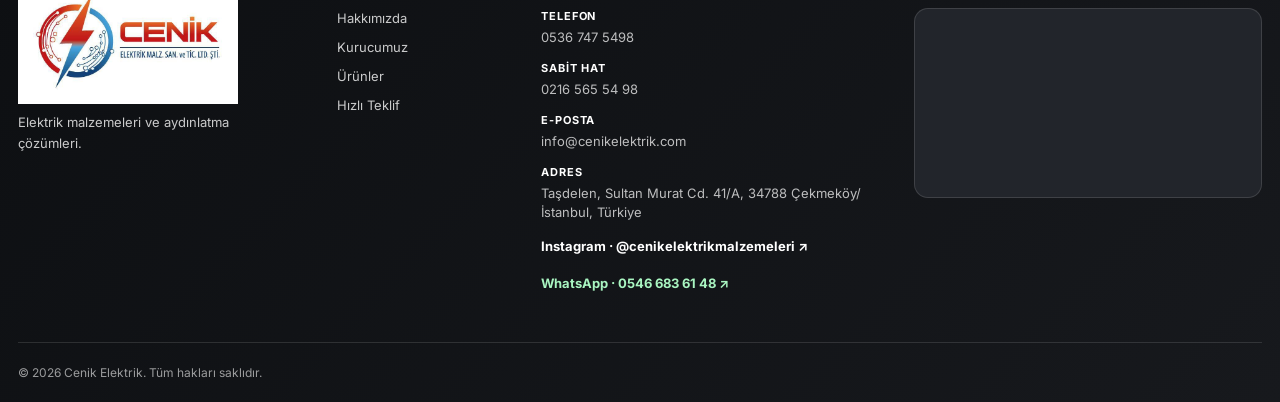
<file: teklif.html>
<!DOCTYPE html>
<html lang="tr">
<head>
  <meta charset="UTF-8">
  <meta name="viewport" content="width=device-width, initial-scale=1.0">
  <meta name="description" content="Cenik Elektrik WhatsApp hızlı teklif formu.">
  <title>Hızlı Teklif | Cenik Elektrik</title>
  <link rel="preconnect" href="https://fonts.googleapis.com">
  <link rel="preconnect" href="https://fonts.gstatic.com" crossorigin>
  <link href="https://fonts.googleapis.com/css2?family=Inter:wght@400;500;600;700;800&display=swap" rel="stylesheet">
  <link rel="stylesheet" href="assets/css/style.css">
  <link rel="stylesheet" href="assets/css/dark-theme.css?v=20260923-v3" data-cenik-dark-theme>
  <script>
    try {
      document.documentElement.dataset.theme =
        localStorage.getItem('cenik-theme') === 'dark' ? 'dark' : 'light';
    } catch (_) {
      document.documentElement.dataset.theme = 'light';
    }
  </script>
</head>
<body>
  <header class="site-header"><div class="container nav-wrap"><a class="brand" href="index.html"><img class="brand-logo" src="assets/img/logo.png" alt="Cenik Elektrik logosu"></a><button class="menu-toggle" type="button" aria-label="Menüyü aç" aria-expanded="false"><span></span><span></span><span></span></button><nav class="main-nav"><a href="index.html">Ana Sayfa</a><a href="hakkimizda.html">Hakkımızda</a><a href="kurucumuz.html">Kurucumuz</a><a href="urunler.html">Ürünler</a><a class="quote-link active" href="teklif.html">Hızlı Teklif</a></nav></div></header>

  <main>
    <section class="page-hero compact whatsapp-quote-hero">
      <div class="container">
        <p class="eyebrow">WHATSAPP HIZLI TEKLİF</p>
        <h1>Ürün kodunu gönderin, teklifinizi hızlıca isteyin.</h1>
        <p>Marka fiyat listesinden belirlediğiniz ürün kodlarını ve adetlerini yazın. Formu gönderdiğinizde bilgileriniz WhatsApp mesajı olarak hazırlanır.</p>
        <div class="page-hero-actions">
          <a class="btn whatsapp-direct-button" href="https://wa.me/905466836148?text=Merhaba%20Cenik%20Elektrik%2C%20fiyat%20teklifi%20almak%20istiyorum." target="_blank" rel="noopener noreferrer">WhatsApp’tan Hızlı Teklif Al</a>
        </div>
      </div>
    </section>

    <section class="section">
      <div class="container quote-layout whatsapp-quote-layout">
        <div class="quote-guide-card">
          <p class="eyebrow">NASIL ÇALIŞIR?</p>
          <h2>Üç adımda teklif talebi</h2>
          <div class="quote-guide-steps">
            <article><span>01</span><div><h3>Fiyat listesini açın</h3><p>Ürünler sayfasından ilgili markanın PDF fiyat listesini inceleyin.</p></div></article>
            <article><span>02</span><div><h3>Kod ve adedi yazın</h3><p>İstediğiniz ürün kodlarını adet bilgileriyle birlikte forma ekleyin.</p></div></article>
            <article><span>03</span><div><h3>WhatsApp’tan gönderin</h3><p>Butona bastığınızda mesaj hazır şekilde açılır; göndererek talebinizi bize iletin.</p></div></article>
          </div>
          <a class="text-link" href="urunler.html">← Marka fiyat listelerine dön</a>
        </div>

        <div class="quote-form-card whatsapp-form-card">
          <div class="quote-form-heading">
            <span class="whatsapp-dot" aria-hidden="true"></span>
            <div><p>0546 683 61 48</p><h2>Teklif Bilgileri</h2></div>
          </div>
          <form id="whatsappQuoteForm">
            <label>Ad Soyad / Firma<input name="customerName" autocomplete="name" required placeholder="Adınız veya firma adınız"></label>
            <label>Telefon <span class="optional-label">(isteğe bağlı)</span><input name="phone" type="tel" autocomplete="tel" placeholder="05xx xxx xx xx"></label>
            <label>Ürün Kodları ve Adetler<textarea name="products" rows="7" required placeholder="Marka:
Ürün Kodu:
Adet:"></textarea></label>
            <label>Ek Not <span class="optional-label">(isteğe bağlı)</span><textarea name="note" rows="4" placeholder="Teslimat, renk, teknik özellik veya diğer talepleriniz..."></textarea></label>
            <button class="btn whatsapp-submit-button btn-full" type="submit">WhatsApp’tan Teklif İste</button>
            <p class="quote-privacy-note">Butona bastığınızda WhatsApp açılır; mesajı göndermeden önce içeriği kontrol edebilirsiniz.</p>
          </form>
        </div>
      </div>
    </section>
  </main>

  <footer class="site-footer">
    <div class="container footer-grid footer-grid-contact">
      <div class="footer-brand-block">
        <a class="brand brand-footer" href="index.html"><img class="brand-logo brand-logo-footer" src="assets/img/logo.png" alt="Cenik Elektrik logosu"></a>
        <p>Elektrik malzemeleri ve aydınlatma çözümleri.</p>
      </div>
      <div class="footer-links-block">
        <h3>Sayfalar</h3>
        <a href="hakkimizda.html">Hakkımızda</a>
        <a href="kurucumuz.html">Kurucumuz</a>
        <a href="urunler.html">Ürünler</a>
        <a href="teklif.html">Hızlı Teklif</a>
      </div>
      <div class="footer-contact-block">
        <h3>İletişim</h3>
        <a class="footer-contact-link" href="tel:+905367475498"><strong>Telefon</strong><span>0536 747 5498</span></a>
        <a class="footer-contact-link" href="tel:+902165655498"><strong>Sabit Hat</strong><span>0216 565 54 98</span></a>
        <a class="footer-contact-link" href="mailto:info@cenikelektrik.com"><strong>E-posta</strong><span>info@cenikelektrik.com</span></a>
        <a class="footer-contact-link" href="https://maps.app.goo.gl/WrhLXHoWNJ3X38SJA" target="_blank" rel="noopener noreferrer"><strong>Adres</strong><span>Taşdelen, Sultan Murat Cd. 41/A, 34788 Çekmeköy/İstanbul, Türkiye</span></a>
        <div class="footer-socials">
          <a class="social-link" href="https://www.instagram.com/cenikelektrikmalzemeleri/" target="_blank" rel="noopener noreferrer">Instagram · @cenikelektrikmalzemeleri ↗</a>
          <a class="social-link whatsapp-social-link" href="https://wa.me/905466836148" target="_blank" rel="noopener noreferrer">WhatsApp · 0546 683 61 48 ↗</a>
        </div>
      </div>
      <div class="footer-map-block">
        <h3>Konum</h3>
        <div class="map-frame">
          <iframe title="Cenik Elektrik Google Haritalar konumu" src="https://www.google.com/maps?q=Taşdelen,+Sultan+Murat+Cd.+41%2FA,+34788+Çekmeköy%2Fİstanbul,+Türkiye&amp;output=embed" loading="lazy" referrerpolicy="no-referrer-when-downgrade" allowfullscreen></iframe>
          <a class="map-direct-link" href="https://maps.app.goo.gl/WrhLXHoWNJ3X38SJA" target="_blank" rel="noopener noreferrer" aria-label="Cenik Elektrik resmi Google Haritalar konumunu aç ve yol tarifi al"></a>
        </div>
      </div>
    </div>
    <div class="container footer-bottom">© <span data-current-year></span> Cenik Elektrik. Tüm hakları saklıdır.</div>
  </footer>
  <script src="assets/js/app.js?v=20260923-v3"></script>
</body>
</html>
</file>
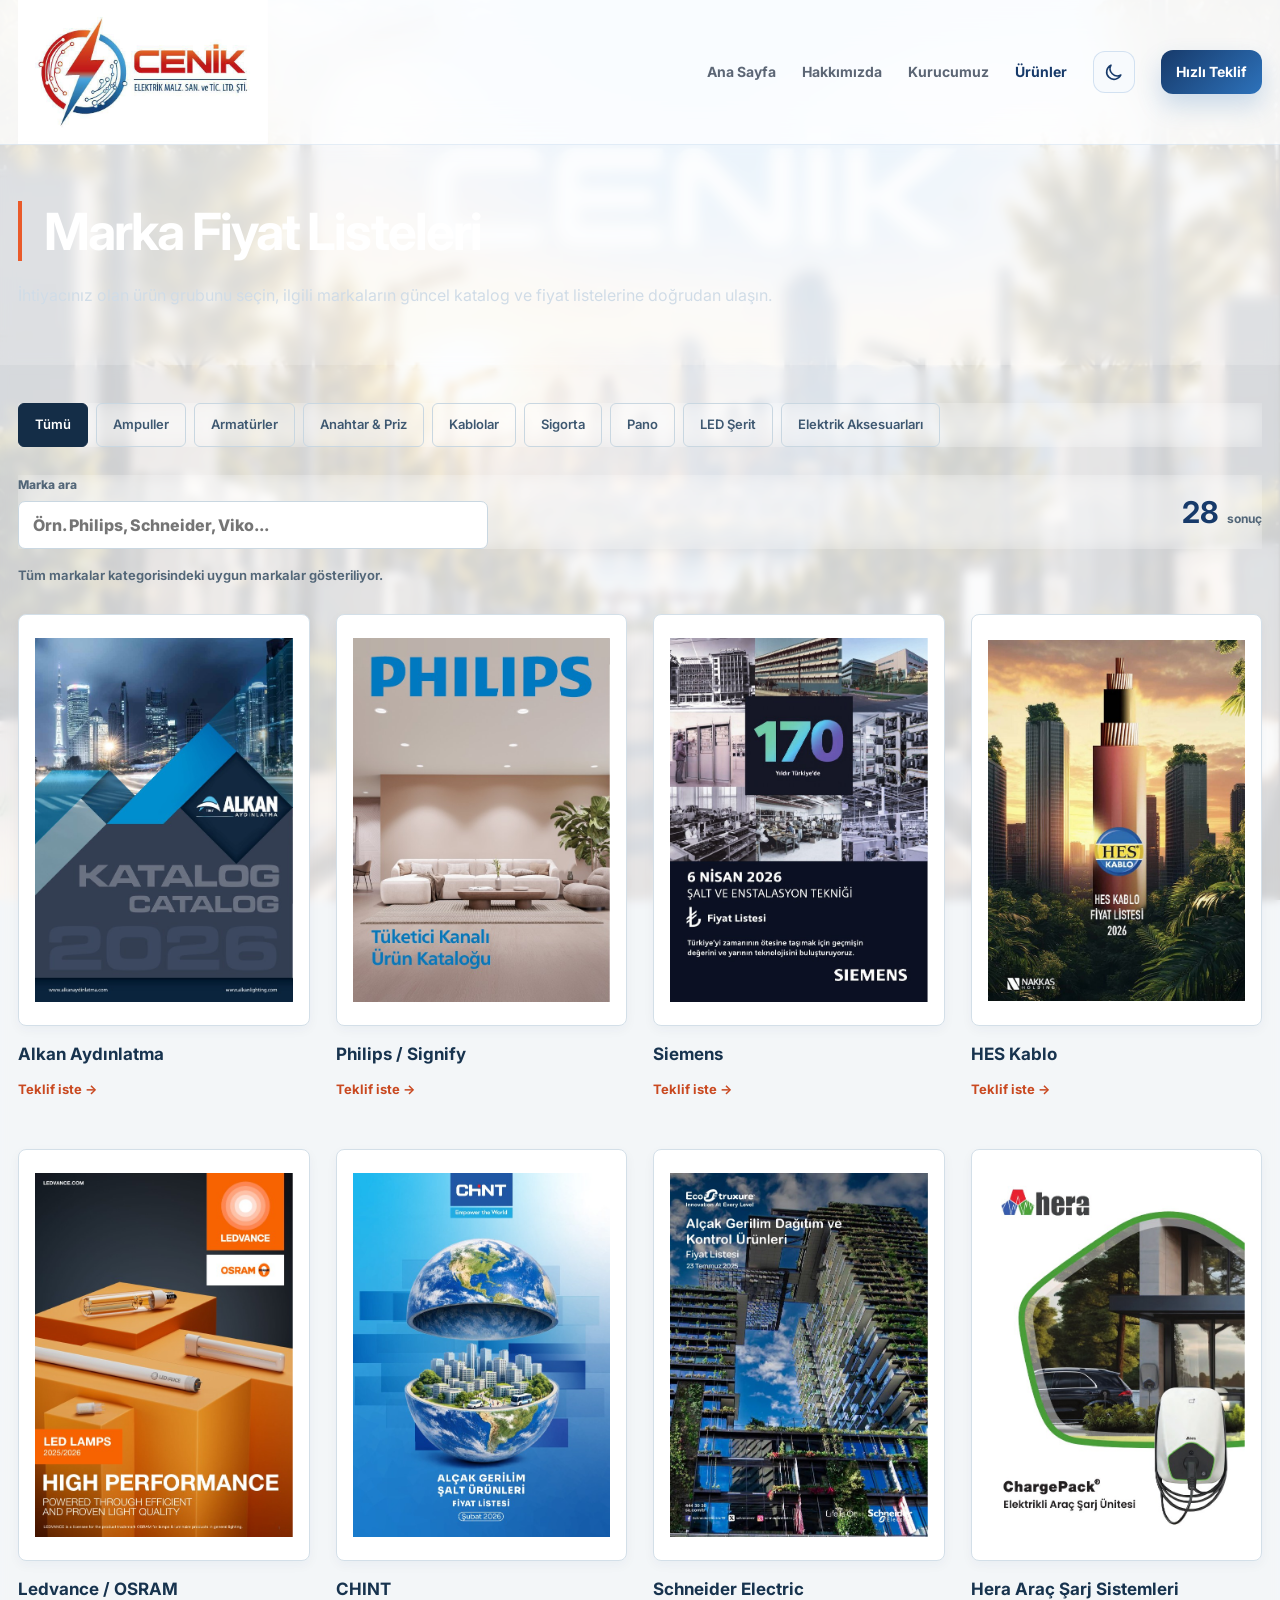
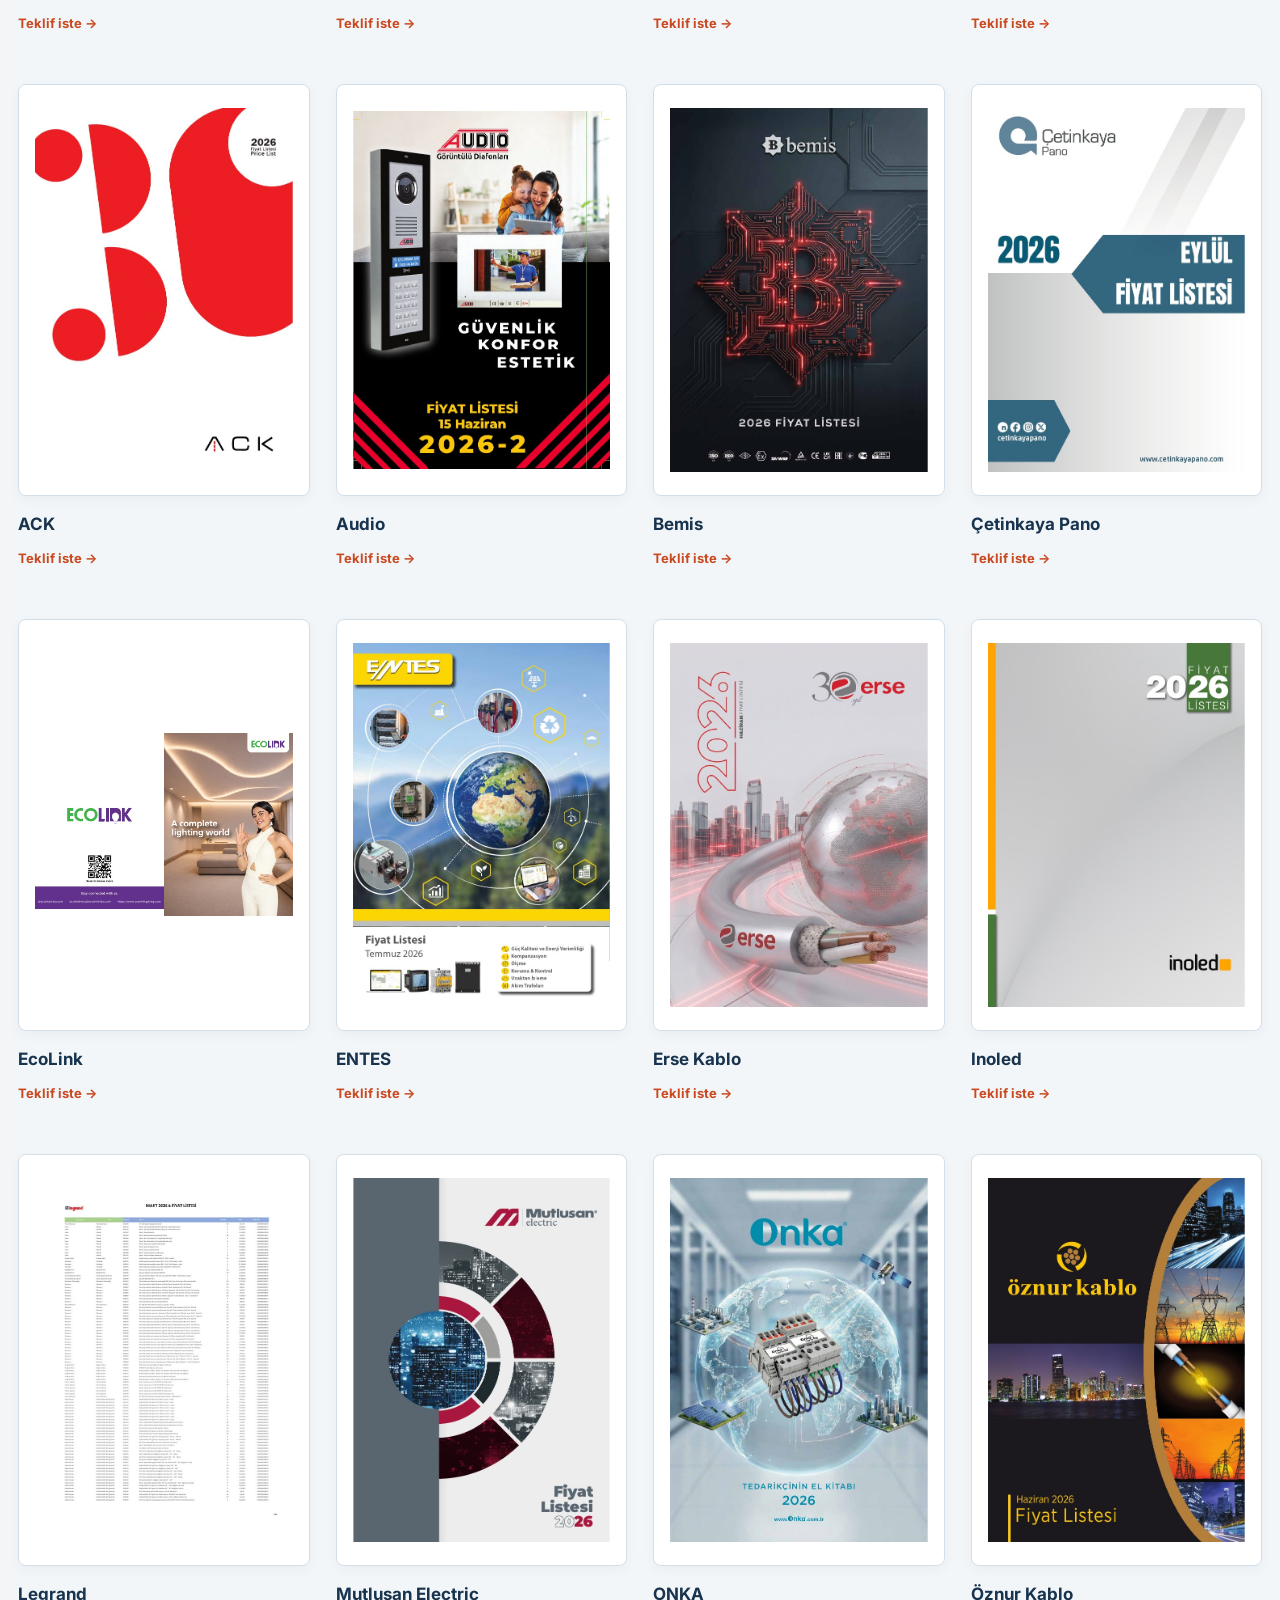
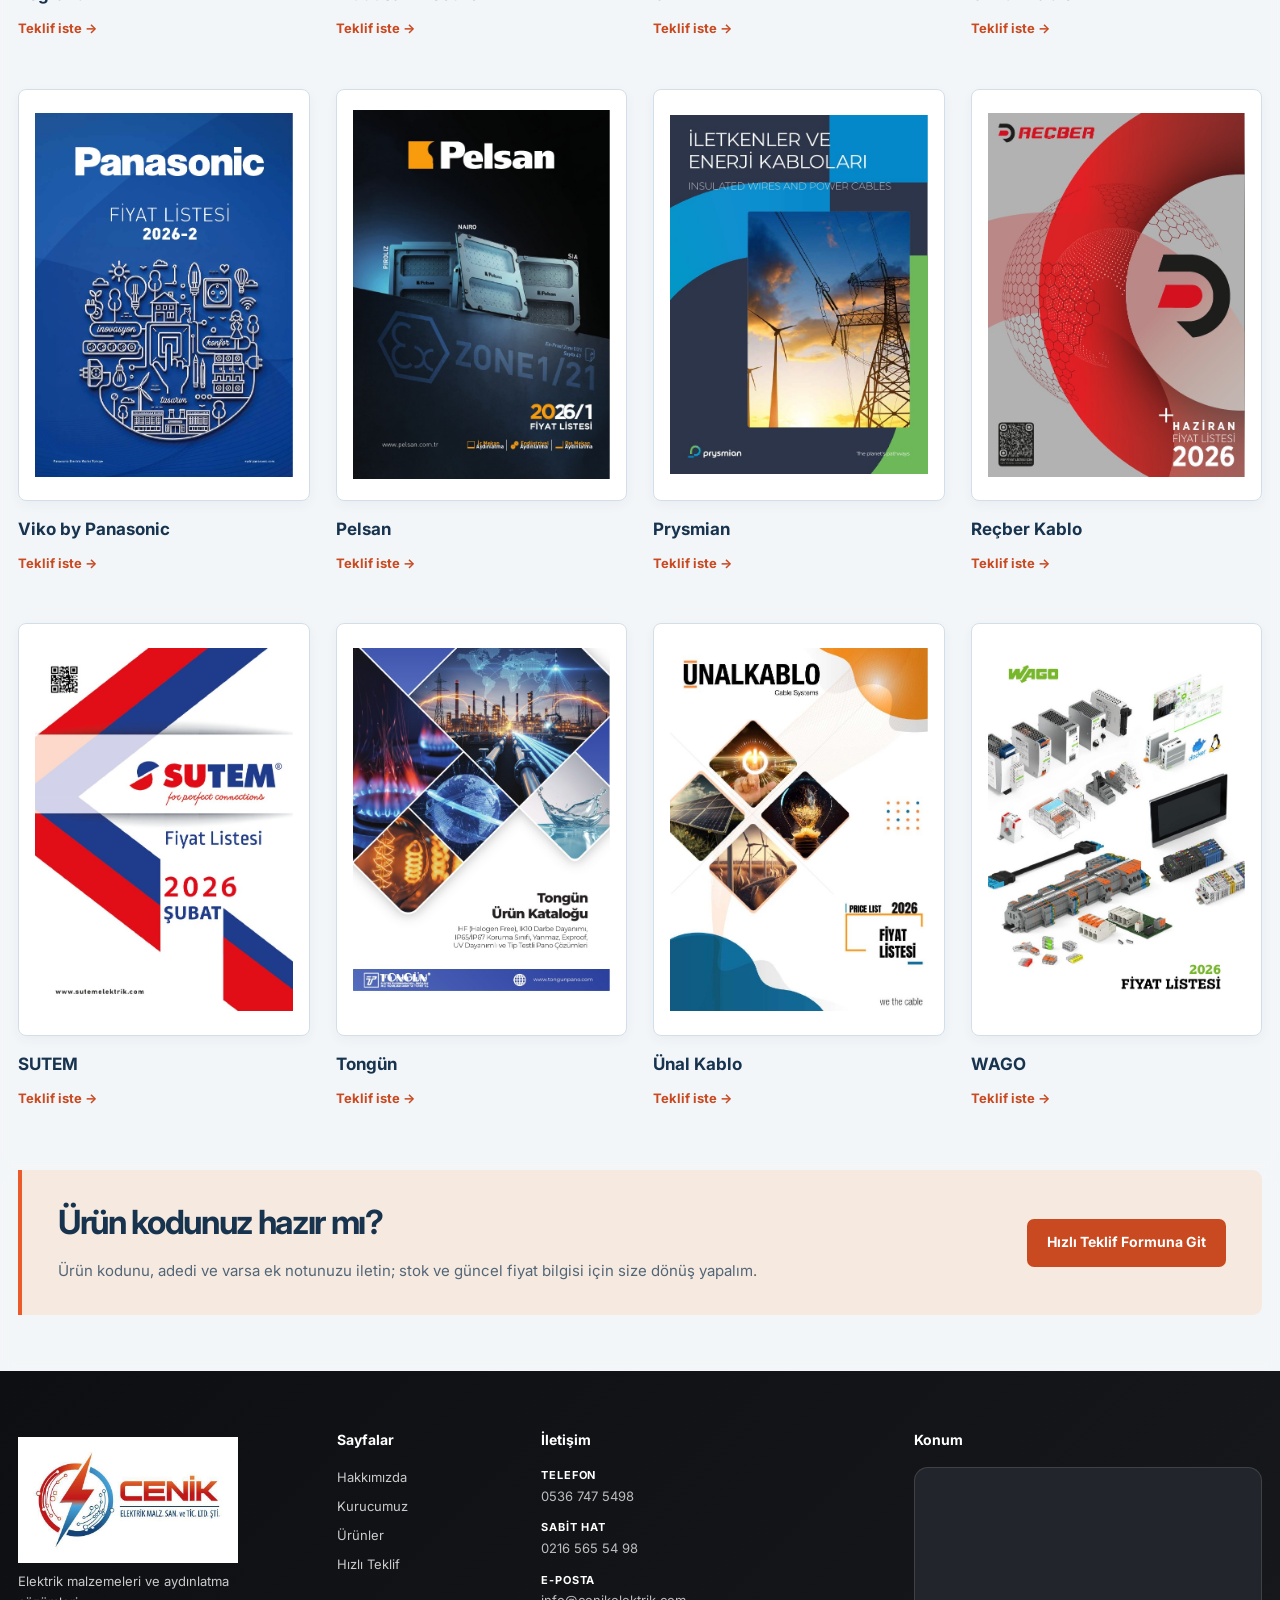
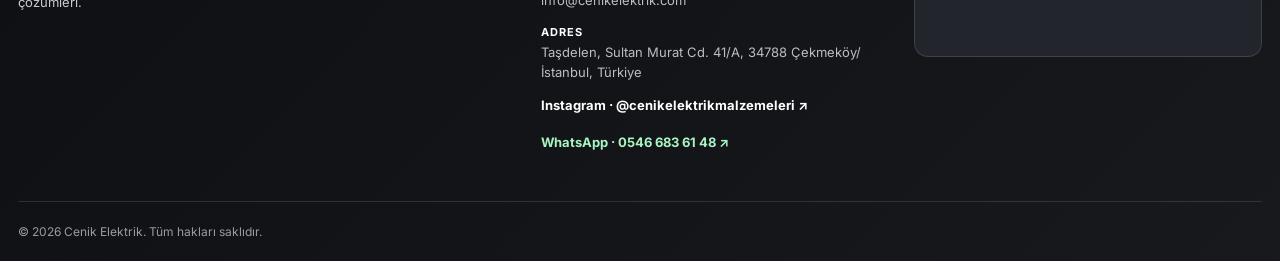
<file: urunler.html>
<!DOCTYPE html>
<html lang="tr">
<head>
  <meta charset="UTF-8">
  <meta name="viewport" content="width=device-width, initial-scale=1.0">
  <meta name="description" content="Cenik Elektrik marka PDF fiyat listeleri ve hızlı teklif sayfası.">
  <title>Marka Fiyat Listeleri | Cenik Elektrik</title>
  <link rel="preconnect" href="https://fonts.googleapis.com">
  <link rel="preconnect" href="https://fonts.gstatic.com" crossorigin>
  <link href="https://fonts.googleapis.com/css2?family=Inter:wght@400;500;600;700;800&display=swap" rel="stylesheet">
  <link rel="stylesheet" href="assets/css/style.css">
  <link rel="stylesheet" href="assets/css/dark-theme.css?v=20260923-v3" data-cenik-dark-theme>
  <script>
    try {
      document.documentElement.dataset.theme =
        localStorage.getItem('cenik-theme') === 'dark' ? 'dark' : 'light';
    } catch (_) {
      document.documentElement.dataset.theme = 'light';
    }
  </script>
</head>
<body>
  <header class="site-header"><div class="container nav-wrap"><a class="brand" href="index.html"><img class="brand-logo" src="assets/img/logo.png" alt="Cenik Elektrik logosu"></a><button class="menu-toggle" type="button" aria-label="Menüyü aç" aria-expanded="false"><span></span><span></span><span></span></button><nav class="main-nav"><a href="index.html">Ana Sayfa</a><a href="hakkimizda.html">Hakkımızda</a><a href="kurucumuz.html">Kurucumuz</a><a class="active" href="urunler.html">Ürünler</a><a class="quote-link" href="teklif.html">Hızlı Teklif</a></nav></div></header>

  <main class="ce-refresh ce-catalog-page">
    <section class="catalog-intro">
      <div class="container catalog-intro-inner">
        <h1>Marka Fiyat Listeleri</h1>
        <p>İhtiyacınız olan ürün grubunu seçin, ilgili markaların güncel katalog ve fiyat listelerine doğrudan ulaşın.</p>
      </div>
    </section>

    <section class="section catalog-library-section">
      <div class="container">
        <div class="catalog-category-bar" aria-label="Ürün kategorileri">
          <button class="catalog-category-chip is-active" type="button" data-catalog-category="Tümü" aria-pressed="true">Tümü</button>
          <button class="catalog-category-chip" type="button" data-catalog-category="Ampuller" aria-pressed="false">Ampuller</button>
          <button class="catalog-category-chip" type="button" data-catalog-category="Armatürler" aria-pressed="false">Armatürler</button>
          <button class="catalog-category-chip" type="button" data-catalog-category="Anahtar &amp; Priz" aria-pressed="false">Anahtar &amp; Priz</button>
          <button class="catalog-category-chip" type="button" data-catalog-category="Kablolar" aria-pressed="false">Kablolar</button>
          <button class="catalog-category-chip" type="button" data-catalog-category="Sigorta" aria-pressed="false">Sigorta</button>
          <button class="catalog-category-chip" type="button" data-catalog-category="Pano" aria-pressed="false">Pano</button>
          <button class="catalog-category-chip" type="button" data-catalog-category="LED Şerit" aria-pressed="false">LED Şerit</button>
          <button class="catalog-category-chip" type="button" data-catalog-category="Elektrik Aksesuarları" aria-pressed="false">Elektrik Aksesuarları</button>
        </div>

        <div class="catalog-toolbar">
          <label class="price-search-box catalog-search-box" for="priceListSearch">
            <span>Marka ara</span>
            <input id="priceListSearch" type="search" placeholder="Örn. Philips, Schneider, Viko..." autocomplete="off">
          </label>
          <div class="price-list-summary catalog-count"><strong id="priceListCount">0</strong><span>sonuç</span></div>
        </div>

        <div id="catalogActiveFilter" class="catalog-active-filter" aria-live="polite">Tüm markalar gösteriliyor.</div>
        <div id="priceListGrid" class="catalog-grid" aria-live="polite"></div>
      </div>
    </section>

    <section class="section price-quote-banner catalog-quote-section">
      <div class="container price-quote-banner-inner">
        <div>
          <h2>Ürün kodunuz hazır mı?</h2>
          <p>Ürün kodunu, adedi ve varsa ek notunuzu iletin; stok ve güncel fiyat bilgisi için size dönüş yapalım.</p>
        </div>
        <a class="btn btn-primary" href="teklif.html">Hızlı Teklif Formuna Git</a>
      </div>
    </section>
  </main>
  <footer class="site-footer">
    <div class="container footer-grid footer-grid-contact">
      <div class="footer-brand-block">
        <a class="brand brand-footer" href="index.html"><img class="brand-logo brand-logo-footer" src="assets/img/logo.png" alt="Cenik Elektrik logosu"></a>
        <p>Elektrik malzemeleri ve aydınlatma çözümleri.</p>
      </div>
      <div class="footer-links-block">
        <h3>Sayfalar</h3>
        <a href="hakkimizda.html">Hakkımızda</a>
        <a href="kurucumuz.html">Kurucumuz</a>
        <a href="urunler.html">Ürünler</a>
        <a href="teklif.html">Hızlı Teklif</a>
      </div>
      <div class="footer-contact-block">
        <h3>İletişim</h3>
        <a class="footer-contact-link" href="tel:+905367475498"><strong>Telefon</strong><span>0536 747 5498</span></a>
        <a class="footer-contact-link" href="tel:+902165655498"><strong>Sabit Hat</strong><span>0216 565 54 98</span></a>
        <a class="footer-contact-link" href="mailto:info@cenikelektrik.com"><strong>E-posta</strong><span>info@cenikelektrik.com</span></a>
        <a class="footer-contact-link" href="https://maps.app.goo.gl/WrhLXHoWNJ3X38SJA" target="_blank" rel="noopener noreferrer"><strong>Adres</strong><span>Taşdelen, Sultan Murat Cd. 41/A, 34788 Çekmeköy/İstanbul, Türkiye</span></a>
        <div class="footer-socials">
          <a class="social-link" href="https://www.instagram.com/cenikelektrikmalzemeleri/" target="_blank" rel="noopener noreferrer">Instagram · @cenikelektrikmalzemeleri ↗</a>
          <a class="social-link whatsapp-social-link" href="https://wa.me/905466836148" target="_blank" rel="noopener noreferrer">WhatsApp · 0546 683 61 48 ↗</a>
        </div>
      </div>
      <div class="footer-map-block">
        <h3>Konum</h3>
        <div class="map-frame">
          <iframe title="Cenik Elektrik Google Haritalar konumu" src="https://www.google.com/maps?q=Taşdelen,+Sultan+Murat+Cd.+41%2FA,+34788+Çekmeköy%2Fİstanbul,+Türkiye&amp;output=embed" loading="lazy" referrerpolicy="no-referrer-when-downgrade" allowfullscreen></iframe>
          <a class="map-direct-link" href="https://maps.app.goo.gl/WrhLXHoWNJ3X38SJA" target="_blank" rel="noopener noreferrer" aria-label="Cenik Elektrik resmi Google Haritalar konumunu aç ve yol tarifi al"></a>
        </div>
      </div>
    </div>
    <div class="container footer-bottom">© <span data-current-year></span> Cenik Elektrik. Tüm hakları saklıdır.</div>
  </footer>
  <script src="assets/js/price-lists.js"></script>
  <script src="assets/js/app.js?v=20260923-v3"></script>
</body>
</html>
</file>
<file: assets/css/style.css>
:root {
  --orange: #ea5a2a;
  --orange-dark: #cc3f19;
  --blue: #2d72bb;
  --blue-light: #52ade5;
  --blue-dark: #173a6a;
  --ink: #0f1724;
  --dark: #122033;
  --gray-900: #223042;
  --gray-700: #5c6675;
  --gray-500: #8993a1;
  --gray-300: #d4dde7;
  --gray-200: #e8eef4;
  --gray-100: #f4f8fb;
  --white: #ffffff;
  --radius: 18px;
  --shadow: 0 18px 55px rgba(16, 33, 56, 0.10);
  --container: 1280px;
}

* { box-sizing: border-box; }
html { scroll-behavior: smooth; }
body { margin: 0; font-family: "Inter", Arial, sans-serif; color: var(--ink); background: var(--white); line-height: 1.6; }
a { color: inherit; text-decoration: none; }
button, input, select, textarea { font: inherit; }
img { max-width: 100%; display: block; }
.container { width: min(calc(100% - 36px), var(--container)); margin-inline: auto; }

.site-header {
  position: sticky; top: 0; z-index: 50;
  background: rgba(255,255,255,0.94);
  backdrop-filter: blur(14px);
  border-bottom: 1px solid rgba(45,114,187,0.12);
}
.nav-wrap { min-height: 104px; display: flex; align-items: center; justify-content: space-between; gap: 28px; }
.brand { display: inline-flex; align-items: center; }
.brand-logo { width: 250px; height: auto; object-fit: contain; }
.brand-logo-footer { width: 220px; }
.main-nav { display: flex; align-items: center; gap: 26px; font-size: 14px; font-weight: 700; }
.main-nav a { color: var(--gray-700); transition: 0.2s ease; }
.main-nav a:hover, .main-nav a.active { color: var(--blue-dark); }
.quote-link {
  background: linear-gradient(135deg, var(--blue-dark), var(--blue));
  color: var(--white) !important;
  padding: 11px 15px; border-radius: 12px;
  box-shadow: 0 12px 24px rgba(45,114,187,0.22);
}
.menu-toggle { display: none; border: 0; background: transparent; padding: 8px; }
.menu-toggle span { display: block; width: 25px; height: 2px; background: var(--blue-dark); margin: 5px 0; }

.hero {
  overflow: hidden;
  position: relative;
  padding: 84px 0 76px;
  background:
    linear-gradient(90deg, rgba(255,255,255,0.98) 0%, rgba(255,255,255,0.96) 18%, rgba(255,255,255,0.88) 34%, rgba(255,255,255,0.68) 48%, rgba(255,255,255,0.28) 70%),
    url("../img/hero-background.png");
  background-size: cover;
  background-position: center center;
  background-repeat: no-repeat;
}
.hero-grid { display: grid; grid-template-columns: 1fr; gap: 0; align-items: center; }
.hero-copy { max-width: 690px; }
.eyebrow { margin: 0 0 14px; color: var(--blue); font-size: 12px; font-weight: 800; letter-spacing: 0.16em; }
.hero h1, .page-hero h1 { max-width: 760px; margin: 0; font-size: clamp(42px, 6vw, 74px); line-height: 1.02; letter-spacing: -0.05em; }
.hero-text { max-width: 620px; margin: 25px 0 0; color: var(--gray-700); font-size: 18px; }
.hero-actions { display: flex; gap: 12px; margin-top: 32px; flex-wrap: wrap; }
.btn { display: inline-flex; align-items: center; justify-content: center; min-height: 48px; padding: 0 20px; border: 0; border-radius: 12px; cursor: pointer; font-weight: 700; transition: transform 0.2s ease, background 0.2s ease, box-shadow 0.2s ease; }
.btn:hover { transform: translateY(-2px); }
.btn-primary { background: linear-gradient(135deg, var(--orange), var(--orange-dark)); color: var(--white); box-shadow: 0 12px 24px rgba(234,90,42,0.22); }
.btn-secondary { background: rgba(255,255,255,0.86); border: 1px solid rgba(45,114,187,0.18); color: var(--blue-dark); }
.btn-light { background: var(--white); color: var(--blue-dark); margin-top: 22px; }
.btn-full { width: 100%; }
.hero-points { display: flex; flex-wrap: wrap; gap: 18px; margin-top: 30px; color: var(--gray-700); font-size: 13px; font-weight: 600; }
.hero-points span::before { content: "•"; color: var(--orange); margin-right: 8px; }
.hero-visual { display: none; }

.section { padding: 88px 0; }
.section-muted { background: linear-gradient(180deg, #fbfdff 0%, var(--gray-100) 100%); }
.section-heading { display: flex; align-items: end; justify-content: space-between; gap: 30px; margin-bottom: 34px; }
.section h2 { margin: 0; font-size: clamp(32px, 4vw, 48px); line-height: 1.1; letter-spacing: -0.04em; }
.text-link { font-weight: 700; color: var(--blue); }
.category-grid { display: grid; grid-template-columns: repeat(4, 1fr); gap: 18px; }
.category-card { min-height: 250px; display: flex; flex-direction: column; padding: 26px; border: 1px solid var(--gray-200); border-radius: var(--radius); transition: 0.2s ease; background: linear-gradient(180deg, #ffffff 0%, #fdfefe 100%); }
.category-card:hover { transform: translateY(-5px); border-color: rgba(45,114,187,0.4); box-shadow: var(--shadow); }
.category-card span { color: var(--orange); font-weight: 800; }
.category-card h3 { margin: auto 0 8px; font-size: 23px; }
.category-card p { margin: 0; color: var(--gray-700); }
.section-dark { background: linear-gradient(135deg, #102338, #173a6a); color: var(--white); }
.eyebrow-light { color: #8ed4ff; }
.split-grid { display: grid; grid-template-columns: 1fr 1fr; gap: 80px; align-items: start; }
.split-grid p { color: rgba(255,255,255,0.82); font-size: 18px; }
.steps-grid { display: grid; grid-template-columns: repeat(3, 1fr); gap: 20px; }
.step-card { padding: 30px; background: var(--gray-100); border-radius: var(--radius); border: 1px solid rgba(45,114,187,0.08); }
.step-card span { display: grid; width: 42px; height: 42px; place-items: center; margin-bottom: 35px; background: linear-gradient(135deg, var(--orange), var(--orange-dark)); color: var(--white); border-radius: 12px; font-weight: 800; }
.step-card h3 { margin: 0 0 8px; }
.step-card p { margin: 0; color: var(--gray-700); }
.contact-banner { padding-top: 0; }
.contact-banner-inner { display: flex; align-items: center; justify-content: space-between; gap: 30px; padding: 44px; background: linear-gradient(145deg, #f6fbff, #fff8f5); border-radius: 24px; border: 1px solid rgba(45,114,187,0.10); }
.contact-banner-inner p { margin-bottom: 0; color: var(--gray-700); }

.page-hero {
  padding: 86px 0;
  background: radial-gradient(circle at 92% 18%, rgba(82,173,229,0.15), transparent 22%), linear-gradient(135deg, #f7fbff, #fff9f6);
  border-bottom: 1px solid var(--gray-200);
}
.page-hero.compact { padding: 64px 0; }
.page-hero p:last-child { max-width: 720px; color: var(--gray-700); font-size: 17px; }
.content-grid { display: grid; grid-template-columns: 0.8fr 1.2fr; gap: 70px; }
.prose { color: var(--gray-700); font-size: 17px; }
.prose p:first-child { margin-top: 0; }
.prose blockquote { margin: 32px 0; padding: 24px 28px; border-left: 5px solid var(--orange); background: linear-gradient(145deg, #ffffff, #f4f8fb); color: var(--ink); font-size: 20px; font-weight: 700; box-shadow: var(--shadow); }
.values-grid { display: grid; grid-template-columns: repeat(3, 1fr); gap: 22px; }
.values-grid article { background: var(--white); padding: 30px; border-radius: var(--radius); border: 1px solid rgba(45,114,187,0.08); }
.values-grid span { color: var(--orange); font-weight: 800; }
.values-grid h3 { font-size: 24px; }
.values-grid p { color: var(--gray-700); }
.founder-grid { display: grid; grid-template-columns: 0.8fr 1.2fr; gap: 70px; align-items: center; }
.founder-photo { min-height: 520px; display: grid; place-items: center; border-radius: 24px; background: linear-gradient(145deg, #173a6a, #0e1c2f); color: #d5e6f9; text-align: center; }
.founder-copy h2 { color: var(--ink); }

.page-hero-actions { display: flex; flex-wrap: wrap; gap: 12px; margin-top: 26px; }

.price-list-section { padding-top: 46px; background: linear-gradient(180deg, #ffffff 0%, #fbfdff 100%); }
.price-list-toolbar {
  display: grid; grid-template-columns: minmax(0, 1fr) auto; gap: 18px; align-items: end;
  margin-bottom: 18px; padding: 18px; border: 1px solid rgba(45,114,187,0.10);
  border-radius: var(--radius); background: linear-gradient(145deg, #f6fbff, #fffaf8);
}
.price-search-box { display: grid; gap: 7px; color: var(--gray-700); font-size: 12px; font-weight: 800; }
.price-search-box input {
  width: 100%; min-height: 48px; padding: 10px 14px; border: 1px solid var(--gray-300);
  border-radius: 11px; background: #ffffff; color: var(--ink); outline: none;
}
.price-search-box input:focus, .whatsapp-form-card input:focus, .whatsapp-form-card textarea:focus {
  border-color: var(--blue); box-shadow: 0 0 0 3px rgba(45,114,187,0.12);
}
.price-list-summary { min-width: 150px; display: flex; align-items: baseline; justify-content: flex-end; gap: 8px; color: var(--gray-700); }
.price-list-summary strong { color: var(--blue-dark); font-size: 30px; line-height: 1; }
.price-list-summary span { font-size: 12px; font-weight: 700; }
.price-list-info { display: grid; grid-template-columns: repeat(3, 1fr); gap: 12px; margin: 0 0 28px; }
.price-list-info > div { display: flex; align-items: center; gap: 12px; min-height: 70px; padding: 14px 16px; border: 1px solid var(--gray-200); border-radius: 14px; background: #ffffff; }
.price-list-info strong { display: grid; place-items: center; flex: 0 0 34px; width: 34px; height: 34px; border-radius: 10px; background: linear-gradient(135deg, var(--orange), var(--orange-dark)); color: #fff; font-size: 12px; }
.price-list-info span { color: var(--gray-700); font-size: 13px; font-weight: 600; line-height: 1.45; }
.price-list-grid { display: grid; grid-template-columns: repeat(3, minmax(0, 1fr)); gap: 20px; }
.price-list-card { overflow: hidden; border: 1px solid rgba(17,24,39,0.10); border-radius: var(--radius); background: #fff; transition: transform .22s ease, box-shadow .22s ease, border-color .22s ease; }
.price-list-card:hover { transform: translateY(-4px); border-color: rgba(45,114,187,0.28); box-shadow: var(--shadow); }
.price-brand-logo { height: 154px; display: grid; place-items: center; padding: 22px; background: linear-gradient(145deg, #f8fbfe, #ffffff); border-bottom: 1px solid var(--gray-200); }
.price-brand-logo img { width: 100%; height: 100%; max-width: 220px; max-height: 92px; object-fit: contain; }
.price-list-card-body { padding: 20px; }
.price-list-card-heading { display: flex; justify-content: space-between; gap: 16px; align-items: flex-start; }
.price-list-label { display: block; margin-bottom: 6px; color: var(--orange-dark); font-size: 10px; font-weight: 800; letter-spacing: .10em; }
.price-list-card h2 { margin: 0; font-size: 22px; line-height: 1.2; }
.pdf-badge { flex: 0 0 auto; padding: 6px 8px; border-radius: 8px; background: #eef5fb; color: var(--blue-dark); font-size: 10px; font-weight: 800; letter-spacing: .08em; }
.price-list-card p { min-height: 62px; margin: 14px 0 18px; color: var(--gray-700); font-size: 13px; line-height: 1.55; }
.price-list-actions { display: grid; grid-template-columns: 1fr 1fr; gap: 9px; }
.price-list-actions .btn { min-height: 43px; padding-inline: 12px; font-size: 12px; text-align: center; }
.price-pdf-unavailable { display: grid; min-height: 43px; place-items: center; padding: 0 12px; border: 1px dashed var(--gray-300); border-radius: 12px; background: var(--gray-100); color: var(--gray-500); font-size: 12px; font-weight: 800; }
.btn-outline { border: 1px solid rgba(45,114,187,0.20); color: var(--blue-dark); background: var(--white); }
.price-quote-banner { padding-top: 0; }
.price-quote-banner-inner { display: flex; align-items: center; justify-content: space-between; gap: 30px; padding: 38px 42px; border-radius: 22px; border: 1px solid rgba(45,114,187,0.10); background: linear-gradient(145deg, #f6fbff, #fff8f5); }
.price-quote-banner-inner h2 { margin: 0; font-size: clamp(26px, 3vw, 38px); }
.price-quote-banner-inner p:last-child { max-width: 760px; margin-bottom: 0; color: var(--gray-700); }

.quote-layout { display: grid; grid-template-columns: .9fr 1.1fr; gap: 28px; align-items: start; }
.quote-guide-card { padding: 30px; border: 1px solid rgba(17,24,39,0.09); border-radius: var(--radius); background: linear-gradient(160deg, #ffffff, #f8fbfe); }
.quote-guide-card h2 { margin-top: 0; font-size: 32px; }
.quote-guide-steps { display: grid; gap: 10px; margin: 26px 0; }
.quote-guide-steps article { display: grid; grid-template-columns: 42px 1fr; gap: 14px; align-items: start; padding: 15px; border: 1px solid var(--gray-200); border-radius: 14px; background: #fff; }
.quote-guide-steps article > span { display: grid; width: 42px; height: 34px; place-items: center; border-radius: 10px; background: linear-gradient(135deg, var(--blue-dark), var(--blue)); color: #fff; font-size: 11px; font-weight: 800; }
.quote-guide-steps h3 { margin: 0 0 4px; font-size: 16px; }
.quote-guide-steps p { margin: 0; color: var(--gray-700); font-size: 13px; }
.quote-form-card { position: sticky; top: 118px; padding: 28px; border-radius: var(--radius); border: 1px solid rgba(45,114,187,0.10); background: linear-gradient(145deg, #f6fbff, #fffaf8); }
.quote-form-heading { display: flex; align-items: center; gap: 12px; margin-bottom: 20px; }
.quote-form-heading p { margin: 0; color: var(--gray-700); font-size: 12px; font-weight: 700; }
.quote-form-heading h2 { margin: 2px 0 0; font-size: 28px; }
.whatsapp-dot { width: 42px; height: 42px; border-radius: 50%; background: #25D366; box-shadow: 0 8px 20px rgba(37,211,102,.25); }
.whatsapp-form-card form { display: grid; gap: 14px; }
.whatsapp-form-card label { display: grid; gap: 7px; color: var(--gray-700); font-size: 12px; font-weight: 800; }
.optional-label { color: var(--gray-500); font-size: 10px; font-weight: 600; }
.whatsapp-form-card input, .whatsapp-form-card textarea { width: 100%; min-height: 46px; padding: 10px 12px; border: 1px solid var(--gray-300); border-radius: 10px; background: #fff; color: var(--ink); outline: none; }
.whatsapp-form-card textarea { resize: vertical; }
.whatsapp-direct-button, .whatsapp-submit-button { background: #1fae54; color: #fff; box-shadow: 0 12px 24px rgba(31,174,84,.20); }
.whatsapp-direct-button:hover, .whatsapp-submit-button:hover { background: #188d45; }
.quote-privacy-note { margin: 0; color: var(--gray-500); font-size: 11px; line-height: 1.5; }
.empty-state { grid-column: 1 / -1; padding: 48px 24px; border: 1px dashed var(--gray-300); border-radius: var(--radius); text-align: center; background: linear-gradient(145deg, #ffffff, #f6fbff); }
.empty-state h2 { margin-top: 0; }

.site-footer { padding: 56px 0 20px; background: linear-gradient(135deg, #0d1828, #173a6a); color: var(--white); }
.footer-grid { display: grid; grid-template-columns: 1.4fr 0.7fr 1fr; gap: 50px; }
.footer-grid h3 { margin-top: 0; font-size: 15px; color: #e6f3ff; }
.footer-grid p, .footer-grid a { display: block; color: rgba(255,255,255,0.78); font-size: 13px; margin: 8px 0; }
.footer-bottom { margin-top: 40px; padding-top: 20px; border-top: 1px solid rgba(255,255,255,0.12); color: rgba(255,255,255,0.58); font-size: 12px; }
.toast { position: fixed; right: 20px; bottom: 20px; z-index: 100; padding: 14px 18px; border-radius: 12px; background: linear-gradient(135deg, var(--blue-dark), var(--blue)); color: var(--white); box-shadow: var(--shadow); transform: translateY(20px); opacity: 0; transition: 0.25s ease; }
.toast.show { transform: translateY(0); opacity: 1; }

@media (max-width: 980px) {
  .menu-toggle { display: block; }
  .main-nav { position: absolute; top: 104px; left: 18px; right: 18px; display: none; flex-direction: column; align-items: stretch; gap: 0; padding: 12px; background: var(--white); border: 1px solid var(--gray-200); border-radius: 14px; box-shadow: var(--shadow); }
  .main-nav.open { display: flex; }
  .main-nav a { padding: 12px; }
  .split-grid, .content-grid, .founder-grid, .quote-layout { grid-template-columns: 1fr; }
  .category-grid { grid-template-columns: repeat(2, 1fr); }
  .quote-form-card { position: static; }
}

@media (max-width: 640px) {
  .container { width: min(calc(100% - 24px), var(--container)); }
  .nav-wrap { min-height: 82px; }
  .brand-logo { width: 185px; }
  .brand-logo-footer { width: 180px; }
  .main-nav { top: 82px; }
  .hero {
    padding: 58px 0 50px;
    background-position: 74% center;
    background:
      linear-gradient(180deg, rgba(255,255,255,0.94) 0%, rgba(255,255,255,0.84) 34%, rgba(255,255,255,0.60) 58%, rgba(255,255,255,0.24) 100%),
      url("../img/hero-background.png");
    background-size: cover;
    background-repeat: no-repeat;
  }
  .hero h1, .page-hero h1 { font-size: 42px; }
  .hero-text { font-size: 16px; }
  .section { padding: 62px 0; }
  .section-heading, .contact-banner-inner { align-items: flex-start; flex-direction: column; }
  .category-grid, .steps-grid, .values-grid, .footer-grid { grid-template-columns: 1fr; }
  .contact-banner-inner { padding: 28px; }
}


/* Ana sayfa kurumsal düzenlemeleri */
.category-grid-compact {
  grid-template-columns: repeat(4, minmax(0, 1fr));
  gap: 14px;
}
.category-card-compact {
  min-height: 178px;
  padding: 22px;
  position: relative;
  overflow: hidden;
  border-color: rgba(45, 114, 187, 0.12);
  background: linear-gradient(160deg, #ffffff 0%, #f8fbfe 100%);
}
.category-card-compact::after {
  content: "";
  position: absolute;
  width: 72px;
  height: 72px;
  right: -28px;
  top: -28px;
  border-radius: 50%;
  background: linear-gradient(135deg, rgba(45,114,187,0.13), rgba(234,90,42,0.12));
  transition: transform 0.25s ease;
}
.category-card-compact:hover::after { transform: scale(1.25); }
.category-card-compact span {
  font-size: 11px;
  letter-spacing: 0.12em;
  color: var(--blue);
}
.category-card-compact h3 {
  margin: 22px 0 6px;
  font-size: 20px;
  line-height: 1.2;
}
.category-card-compact p {
  font-size: 13px;
  line-height: 1.5;
  margin: 0 0 16px;
}
.category-card-compact b {
  margin-top: auto;
  color: var(--orange-dark);
  font-size: 12px;
  font-weight: 800;
}

.process-section {
  background: linear-gradient(180deg, #ffffff 0%, #f7fbff 100%);
}
.process-heading {
  max-width: 920px;
  margin-bottom: 34px;
}
.section-lead {
  max-width: 780px;
  margin: 18px 0 0;
  color: var(--gray-700);
  font-size: 17px;
}
.process-grid { gap: 16px; }
.process-card {
  padding: 26px;
  background: rgba(255,255,255,0.94);
  border: 1px solid rgba(45,114,187,0.12);
  box-shadow: 0 12px 32px rgba(16,33,56,0.05);
}
.process-card span {
  width: 46px;
  height: 32px;
  margin-bottom: 24px;
  border-radius: 999px;
  background: linear-gradient(135deg, var(--blue-dark), var(--blue));
  font-size: 11px;
  letter-spacing: 0.08em;
}
.process-card h3 { font-size: 20px; }
.process-card p { font-size: 14px; }

.social-link {
  display: inline-flex !important;
  align-items: center;
  margin-top: 14px !important;
  color: #ffffff !important;
  font-weight: 700;
  transition: opacity 0.2s ease, transform 0.2s ease;
}
.social-link:hover {
  opacity: 0.82;
  transform: translateX(3px);
}

@media (max-width: 980px) {
  .category-grid-compact { grid-template-columns: repeat(2, minmax(0, 1fr)); }
}

@media (max-width: 640px) {
  .category-grid-compact { grid-template-columns: 1fr; }
  .category-card-compact { min-height: 150px; }
  .section-lead { font-size: 15px; }
}


/* Son ana sayfa düzenlemeleri */
.category-grid-compact {
  grid-template-columns: repeat(4, minmax(0, 1fr));
  gap: 12px;
}
.category-card-compact {
  min-height: 164px;
  padding: 19px 20px;
  border-radius: 16px;
}
.category-card-compact h3 {
  margin: 16px 0 5px;
  font-size: 18px;
}
.category-card-compact p {
  margin-bottom: 12px;
  font-size: 12.5px;
  line-height: 1.45;
}
.category-card-compact b { font-size: 11.5px; }

.process-section { padding-top: 78px; padding-bottom: 78px; }
.process-heading { margin-bottom: 28px; }
.process-card { min-height: 184px; }

.partners-section {
  padding-top: 72px;
  padding-bottom: 72px;
  background: linear-gradient(180deg, #ffffff 0%, #f7fbff 100%);
  border-top: 1px solid rgba(45, 114, 187, 0.08);
}
.partners-heading { margin-bottom: 26px; }
.partners-grid {
  display: grid;
  grid-template-columns: repeat(6, minmax(0, 1fr));
  gap: 12px;
}
.partner-logo-slot {
  min-height: 102px;
  display: grid;
  place-items: center;
  padding: 18px;
  border: 1px dashed rgba(45, 114, 187, 0.25);
  border-radius: 14px;
  background: rgba(255, 255, 255, 0.78);
  color: rgba(23, 58, 106, 0.42);
  font-size: 11px;
  font-weight: 800;
  letter-spacing: 0.16em;
  transition: border-color 0.2s ease, transform 0.2s ease, box-shadow 0.2s ease;
}
.partner-logo-slot:hover {
  transform: translateY(-2px);
  border-color: rgba(234, 90, 42, 0.34);
  box-shadow: 0 10px 28px rgba(16, 33, 56, 0.05);
}
.partner-logo-slot img {
  max-width: 100%;
  max-height: 58px;
  object-fit: contain;
}

.social-link { width: fit-content; }

@media (max-width: 1100px) {
  .partners-grid { grid-template-columns: repeat(3, minmax(0, 1fr)); }
}

@media (max-width: 980px) {
  .category-grid-compact { grid-template-columns: repeat(2, minmax(0, 1fr)); }
  .category-card-compact { min-height: 154px; }
}

@media (max-width: 640px) {
  .category-grid-compact { gap: 10px; }
  .category-card-compact { min-height: 142px; padding: 17px 18px; }
  .category-card-compact h3 { margin-top: 12px; }
  .process-section, .partners-section { padding-top: 56px; padding-bottom: 56px; }
  .process-card { min-height: auto; }
  .partners-grid { grid-template-columns: repeat(2, minmax(0, 1fr)); gap: 10px; }
  .partner-logo-slot { min-height: 88px; }
}


/* 2026-08 ana sayfa son kurumsal düzenlemeleri */
.category-card-compact {
  min-height: 156px;
  padding: 18px 19px;
  isolation: isolate;
  background: #ffffff;
  border-color: rgba(17, 24, 39, 0.10);
}
.category-card-compact::before {
  content: "";
  position: absolute;
  z-index: -1;
  inset: 0;
  background-image: var(--category-image);
  background-repeat: no-repeat;
  background-position: center;
  background-size: cover;
  opacity: 0.38;
  filter: saturate(1.08) contrast(1.04);
  transition: opacity 0.25s ease, transform 0.25s ease;
}
.category-card-compact::after {
  z-index: -1;
  width: 90px;
  height: 90px;
  right: -40px;
  top: -40px;
  background: rgba(234, 90, 42, 0.08);
}
.category-card-compact:hover::before { opacity: 0.48; transform: scale(1.025); }
.category-card-compact:hover { border-color: rgba(234,90,42,0.34); }
.category-card-compact span { color: var(--orange-dark); }
.category-card-compact h3 { margin: 12px 0 4px; font-size: 18px; }
.category-card-compact p { max-width: 78%; margin-bottom: 9px; font-size: 12px; line-height: 1.42; }
.category-card-compact b { color: var(--ink); font-size: 11px; }
.category-bulb { --category-image: url("../img/category-cards/ampuller.jpg"); }
.category-fixture { --category-image: url("../img/category-cards/armaturler.jpg"); }
.category-switch { --category-image: url("../img/category-cards/anahtar-priz.jpg"); }
.category-cable { --category-image: url("../img/category-cards/kablolar.jpg"); }
.category-sigorta { --category-image: url("../img/category-cards/sigorta.jpg"); }
.category-pano { --category-image: url("../img/category-cards/pano.jpg"); }
.category-led { --category-image: url("../img/category-cards/led-serit.jpg"); }
.category-accessories { --category-image: url("../img/category-cards/elektrik-aksesuarlari.jpg"); }

.process-section { background: #ffffff; }
.process-card {
  min-height: 174px;
  background: #ffffff;
  border-color: rgba(17,24,39,0.10);
  box-shadow: 0 12px 30px rgba(17,24,39,0.045);
}
.process-card span { background: linear-gradient(135deg, #111827, #2b2f36); }
.process-card:hover { border-color: rgba(234,90,42,0.28); }

.partners-section {
  overflow: hidden;
  padding: 68px 0 72px;
  background: #fafafa;
  border-top: 1px solid rgba(17,24,39,0.07);
}
.partners-heading { margin-bottom: 26px; }
.partners-marquee {
  position: relative;
  width: 100%;
  overflow: hidden;
  padding: 8px 0 10px;
  -webkit-mask-image: linear-gradient(to right, transparent, #000 5%, #000 95%, transparent);
  mask-image: linear-gradient(to right, transparent, #000 5%, #000 95%, transparent);
}
.partners-track {
  display: flex;
  width: max-content;
  animation: partner-marquee 72s linear infinite;
  will-change: transform;
}
.partners-marquee:hover .partners-track { animation-play-state: paused; }
.partners-group {
  display: flex;
  flex-shrink: 0;
  gap: 12px;
  padding-right: 12px;
}
.partner-logo-slot {
  width: 176px;
  height: 96px;
  min-height: 96px;
  flex: 0 0 176px;
  display: flex;
  align-items: center;
  justify-content: center;
  padding: 2px;
  overflow: hidden;
  border: 1px solid rgba(17,24,39,0.10);
  border-radius: 12px;
  background: #ffffff;
  color: rgba(17,24,39,0.38);
  font-size: 10px;
  font-weight: 800;
  letter-spacing: 0.14em;
  transition: transform 0.2s ease, border-color 0.2s ease, box-shadow 0.2s ease;
}
.partner-logo-slot:hover {
  transform: translateY(-2px);
  border-color: rgba(234,90,42,0.42);
  box-shadow: 0 12px 26px rgba(17,24,39,0.07);
}
.partner-logo-slot img {
  width: 100%;
  height: 100%;
  max-width: none;
  max-height: none;
  object-fit: contain;
  display: block;
  transform: scale(1.42);
  transform-origin: center;
}
@keyframes partner-marquee { to { transform: translateX(-50%); } }

.site-footer {
  padding: 58px 0 20px;
  background: linear-gradient(135deg, #0d0f12, #17191d);
  color: var(--white);
}
.footer-grid-contact {
  grid-template-columns: 1.05fr 0.62fr 1.25fr 1.3fr;
  gap: 38px;
  align-items: start;
}
.footer-grid-contact h3 { margin: 0 0 16px; color: #ffffff; font-size: 14px; }
.footer-grid-contact > div > p { max-width: 260px; }
.footer-contact-block { min-width: 0; }
.footer-contact-link {
  display: grid !important;
  gap: 2px;
  margin: 0 0 13px !important;
  transition: color 0.2s ease, transform 0.2s ease;
}
.footer-contact-link strong { color: #ffffff; font-size: 11px; text-transform: uppercase; letter-spacing: 0.08em; }
.footer-contact-link span { color: rgba(255,255,255,0.72); font-size: 13px; line-height: 1.5; }
.footer-contact-link:hover { transform: translateX(3px); }
.footer-contact-link:hover span { color: #ffffff; }
.social-link { color: #ffffff !important; }
.map-frame {
  overflow: hidden;
  height: 190px;
  border: 1px solid rgba(255,255,255,0.13);
  border-radius: 14px;
  background: #22252b;
}
.map-frame iframe { width: 100%; height: 100%; display: block; border: 0; pointer-events: none; }
.map-frame { position: relative; }
.map-direct-link {
  position: absolute;
  inset: 0;
  z-index: 3;
  display: block;
  border-radius: inherit;
  cursor: pointer;
}
.map-direct-link:focus-visible {
  outline: 3px solid var(--orange);
  outline-offset: -3px;
}


@media (max-width: 1100px) {
  .footer-grid-contact { grid-template-columns: 1fr 1fr; }
  .category-card-compact p { max-width: 72%; }
}

@media (max-width: 980px) {
  .category-card-compact { min-height: 150px; }
  .category-card-compact::before { background-size: 118px auto; }
  .partner-logo-slot { width: 158px; height: 86px; flex-basis: 158px; min-height: 86px; padding: 2px; }
  .partner-logo-slot img { transform: scale(1.38); }
}

@media (max-width: 640px) {
  .category-grid-compact { grid-template-columns: 1fr 1fr; gap: 10px; }
  .category-card-compact { min-height: 158px; padding: 15px; }
  .category-card-compact::before { background-position: right -8px bottom -2px; background-size: 102px auto; opacity: 0.10; }
  .category-card-compact h3 { font-size: 16px; }
  .category-card-compact p { max-width: 100%; padding-right: 30px; font-size: 11px; }
  .partners-section { padding-top: 54px; padding-bottom: 58px; }
  .partners-marquee { -webkit-mask-image: none; mask-image: none; }
  .partner-logo-slot { width: 146px; height: 80px; flex-basis: 146px; min-height: 80px; padding: 2px; }
  .partner-logo-slot img { transform: scale(1.34); }
  .footer-grid-contact { grid-template-columns: 1fr; gap: 30px; }
  .map-frame { height: 220px; }
}

@media (max-width: 420px) {
  .category-grid-compact { grid-template-columns: 1fr; }
  .category-card-compact { min-height: 140px; }
  .category-card-compact p { max-width: 78%; padding-right: 0; }
}

@media (prefers-reduced-motion: reduce) {
  .partners-track { animation: none; }
  .partners-marquee { overflow-x: auto; -webkit-mask-image: none; mask-image: none; }
}


/* Individual partner logo tuning */
.partner-logo-slot img[src$="logo4.jpg"] {
  transform: scale(0.88);
}

.partner-logo-slot img[src$="logo15.jpg"],
.partner-logo-slot img[src$="logo16.jpg"] {
  transform: scale(1.52);
}

@media (max-width: 980px) {
  .partner-logo-slot img[src$="logo4.jpg"] { transform: scale(0.84); }
  .partner-logo-slot img[src$="logo15.jpg"],
  .partner-logo-slot img[src$="logo16.jpg"] { transform: scale(1.46); }
}

@media (max-width: 640px) {
  .partner-logo-slot img[src$="logo4.jpg"] { transform: scale(0.82); }
  .partner-logo-slot img[src$="logo15.jpg"],
  .partner-logo-slot img[src$="logo16.jpg"] { transform: scale(1.40); }
}

/* Kategori kartı fotoğrafları */
@media (max-width: 980px) {
  .category-card-compact::before { background-size: cover; background-position: center; }
}
@media (max-width: 640px) {
  .category-card-compact::before { background-size: cover; background-position: center; opacity: 0.30; }
}


/* Fiyat listeleri + WhatsApp iletişim ekleri */
.footer-socials { display: flex; flex-wrap: wrap; gap: 8px 12px; margin-top: 12px; }
.footer-socials .social-link { margin-top: 0 !important; }
.whatsapp-social-link { color: #a9f5c1 !important; }

@media (max-width: 980px) {
  .price-list-grid { grid-template-columns: repeat(2, minmax(0, 1fr)); }
  .price-list-info { grid-template-columns: 1fr; }
  .quote-layout { grid-template-columns: 1fr; }
  .quote-form-card { position: static; }
}

@media (max-width: 640px) {
  .price-list-toolbar { grid-template-columns: 1fr; align-items: stretch; }
  .price-list-summary { justify-content: flex-start; }
  .price-list-grid { grid-template-columns: 1fr; }
  .price-brand-logo { height: 132px; }
  .price-list-card p { min-height: 0; }
  .price-quote-banner-inner { flex-direction: column; align-items: flex-start; padding: 28px; }
  .quote-guide-card, .quote-form-card { padding: 22px; }
  .price-list-actions { grid-template-columns: 1fr; }
}

/* Katalog / fiyat listeleri - fiziksel katalog kapagi gorunumu */
.catalog-intro {
  padding: 64px 0 36px;
  background: linear-gradient(180deg, #f4f7f9 0%, #eef2f4 100%);
  text-align: center;
}
.catalog-intro-inner { max-width: 900px; }
.catalog-intro h1 {
  margin: 4px 0 14px;
  color: #203d59;
  font-size: clamp(34px, 4.2vw, 52px);
  line-height: 1.08;
  letter-spacing: -0.035em;
}
.catalog-intro p:last-child {
  max-width: 760px;
  margin: 0 auto;
  color: var(--gray-700);
  font-size: 15px;
  line-height: 1.7;
}
.catalog-library-section {
  padding-top: 34px;
  background: #eef2f4;
}
.catalog-toolbar {
  display: grid;
  grid-template-columns: minmax(280px, 520px) auto;
  align-items: end;
  justify-content: space-between;
  gap: 28px;
  margin-bottom: 18px;
}
.catalog-search-box { margin: 0; }
.catalog-count { align-self: center; }
.catalog-click-note {
  margin: 0 0 32px;
  color: var(--gray-500);
  font-size: 12px;
  font-weight: 700;
}
.catalog-grid {
  display: grid;
  grid-template-columns: repeat(6, minmax(0, 1fr));
  gap: 38px 24px;
  align-items: start;
}
.catalog-card { min-width: 0; text-align: center; }
.catalog-cover-link { display: block; text-decoration: none; }
.catalog-cover-frame {
  position: relative;
  display: grid;
  width: 100%;
  aspect-ratio: 210 / 297;
  place-items: center;
  overflow: hidden;
  border: 1px solid rgba(32, 61, 89, 0.12);
  border-radius: 3px;
  background: #ffffff;
  box-shadow: 0 5px 12px rgba(16, 33, 56, 0.16);
  transition: transform .22s ease, box-shadow .22s ease, border-color .22s ease;
}
.catalog-cover {
  display: block;
  width: 100%;
  height: 100%;
  object-fit: contain;
  background: #fff;
  transition: transform .28s ease, filter .22s ease;
}
.catalog-pdf-chip {
  position: absolute;
  top: 10px;
  right: 10px;
  padding: 5px 7px;
  border-radius: 5px;
  background: rgba(15, 35, 55, 0.86);
  color: #fff;
  font-size: 9px;
  font-weight: 800;
  letter-spacing: .08em;
  opacity: 0;
  transform: translateY(-4px);
  transition: opacity .2s ease, transform .2s ease;
}
.catalog-open-hint {
  position: absolute;
  left: 50%;
  bottom: 14px;
  transform: translate(-50%, 8px);
  padding: 8px 12px;
  border-radius: 999px;
  background: rgba(10, 28, 47, 0.90);
  color: #fff;
  font-size: 10px;
  font-weight: 800;
  white-space: nowrap;
  opacity: 0;
  transition: opacity .2s ease, transform .2s ease;
}
.catalog-cover-link:hover .catalog-cover-frame,
.catalog-cover-link:focus-visible .catalog-cover-frame {
  transform: translateY(-7px) scale(1.012);
  border-color: rgba(45,114,187,.30);
  box-shadow: 0 14px 28px rgba(16, 33, 56, 0.22);
}
.catalog-cover-link:hover .catalog-cover,
.catalog-cover-link:focus-visible .catalog-cover { transform: scale(1.012); filter: brightness(.94); }
.catalog-cover-link:hover .catalog-pdf-chip,
.catalog-cover-link:focus-visible .catalog-pdf-chip,
.catalog-cover-link:hover .catalog-open-hint,
.catalog-cover-link:focus-visible .catalog-open-hint { opacity: 1; transform: translate(-50%, 0); }
.catalog-cover-link:hover .catalog-pdf-chip,
.catalog-cover-link:focus-visible .catalog-pdf-chip { transform: translateY(0); }
.catalog-card-footer { padding-top: 14px; }
.catalog-brand-name {
  display: block;
  color: #203d59;
  font-size: 15px;
  font-weight: 600;
  line-height: 1.35;
  text-decoration: none;
}
.catalog-brand-name:hover { color: var(--orange-dark); }
.catalog-quote-link {
  display: inline-block;
  margin-top: 7px;
  color: var(--gray-500);
  font-size: 11px;
  font-weight: 700;
  text-decoration: none;
  transition: color .2s ease;
}
.catalog-quote-link:hover { color: var(--orange-dark); }
.catalog-quote-section { padding-top: 28px; background: #eef2f4; }

@media (max-width: 1180px) {
  .catalog-grid { grid-template-columns: repeat(5, minmax(0, 1fr)); }
}
@media (max-width: 980px) {
  .catalog-grid { grid-template-columns: repeat(4, minmax(0, 1fr)); gap: 32px 20px; }
}
@media (max-width: 760px) {
  .catalog-toolbar { grid-template-columns: 1fr; gap: 14px; }
  .catalog-count { justify-content: flex-start; }
  .catalog-grid { grid-template-columns: repeat(3, minmax(0, 1fr)); gap: 28px 16px; }
}
@media (max-width: 560px) {
  .catalog-intro { padding: 46px 0 28px; }
  .catalog-intro h1 { font-size: 34px; }
  .catalog-grid { grid-template-columns: repeat(2, minmax(0, 1fr)); gap: 26px 14px; }
  .catalog-brand-name { font-size: 13px; }
  .catalog-quote-link { font-size: 10px; }
  .catalog-pdf-chip, .catalog-open-hint { display: none; }
}


/* =========================================================
   ANA SAYFA - SADELESTIRILMIS SON DUZEN
   ========================================================= */
.btn-whatsapp {
  background: #111827;
  color: #ffffff;
  border: 1px solid #111827;
  box-shadow: 0 12px 26px rgba(17, 24, 39, 0.16);
}
.btn-whatsapp:hover {
  background: #202938;
  border-color: #202938;
}
.hero-grid {
  grid-template-columns: 1fr !important;
}
.hero-copy {
  max-width: 760px !important;
}
.hero-actions {
  row-gap: 12px;
}
.process-heading .section-lead,
.partners-heading .section-lead {
  max-width: 820px;
}


/* =========================================================
   FIYAT LISTELERI - KATEGORI FILTRELERI
   ========================================================= */
.catalog-category-bar {
  display: flex;
  flex-wrap: wrap;
  gap: 10px;
  margin: 0 0 24px;
  padding: 6px;
  border: 1px solid rgba(31, 84, 137, 0.10);
  border-radius: 18px;
  background: rgba(255, 255, 255, 0.78);
  box-shadow: 0 10px 28px rgba(27, 54, 82, 0.05);
}

.catalog-category-chip {
  min-height: 42px;
  padding: 0 16px;
  border: 1px solid transparent;
  border-radius: 12px;
  background: transparent;
  color: #465568;
  font: inherit;
  font-size: 13px;
  font-weight: 750;
  cursor: pointer;
  transition: background .18s ease, color .18s ease, border-color .18s ease, transform .18s ease, box-shadow .18s ease;
}

.catalog-category-chip:hover {
  color: var(--blue-dark);
  border-color: rgba(45, 114, 187, 0.18);
  background: #f3f8fc;
  transform: translateY(-1px);
}

.catalog-category-chip.is-active {
  color: #fff;
  border-color: var(--blue-dark);
  background: linear-gradient(135deg, var(--blue-dark), var(--blue));
  box-shadow: 0 8px 18px rgba(31, 84, 137, 0.18);
}

.catalog-category-chip:focus-visible {
  outline: 3px solid rgba(234, 90, 42, 0.22);
  outline-offset: 2px;
}

.catalog-active-filter {
  margin: -2px 0 24px;
  color: #687588;
  font-size: 12px;
  font-weight: 650;
}

.catalog-intro-inner > h1 {
  margin-top: 0;
}

@media (max-width: 760px) {
  .catalog-category-bar {
    flex-wrap: nowrap;
    overflow-x: auto;
    padding: 6px;
    margin-inline: -2px;
    scrollbar-width: thin;
    -webkit-overflow-scrolling: touch;
  }

  .catalog-category-chip {
    flex: 0 0 auto;
    white-space: nowrap;
    min-height: 40px;
    padding-inline: 14px;
  }
}


/* =========================================================
   CENIK ELEKTRIK — ACIK TEMA ICERIK TASARIMI
   Kurallar yalnizca .ce-refresh icerik alanlarinda gecerlidir.
   Header, footer, marka bandi ve teklif sayfasi kapsam disidir.
   ========================================================= */
.ce-refresh {
  --ce-paper: #eff3f6;
  --ce-hero: #e9f0f5;
  --ce-navy: #142d47;
  --ce-text: #526678;
  --ce-ink: #17334e;
  --ce-accent: #c94920;
  --ce-line: #d3dfe8;
  --ce-warm: #f6f4f0;
}

/* Yeni gorsel, acik temada iki sutunlu hero icin kullanilir. */
.ce-refresh .ce-hero-media { display: none; }
.ce-refresh .ce-about-identity {
  padding: clamp(28px, 4vw, 54px);
  border-radius: 12px;
  background: #dde7ef;
  color: #17334e;
}
.ce-refresh .ce-about-logo {
  width: min(100%, 250px);
  height: auto;
  margin: 0 auto 34px;
  border-radius: 10px;
  background: #fff;
}
.ce-refresh .ce-identity-rule {
  display: block;
  width: 46px;
  height: 4px;
  margin: 0 0 22px;
  background: #ea5a2a;
}
.ce-refresh .ce-about-copy h2 { margin-bottom: 24px; }
.ce-refresh .ce-about-copy .btn { margin-top: 12px; }
html[data-theme="dark"] .ce-refresh .ce-about-identity {
  background: #142333;
  color: #edf2f7;
}

/* Ana sayfa */
html:not([data-theme="dark"]) .ce-refresh .ce-home-hero {
  padding: clamp(42px, 5.5vw, 78px) 0;
  background: var(--ce-hero);
}
html:not([data-theme="dark"]) .ce-refresh .ce-home-hero .hero-grid {
  grid-template-columns: minmax(0, 1.05fr) minmax(0, 1fr) !important;
  gap: clamp(30px, 4.5vw, 64px);
  align-items: center;
}
html:not([data-theme="dark"]) .ce-refresh .ce-home-hero .hero-copy {
  min-width: 0;
  max-width: 650px !important;
}
html:not([data-theme="dark"]) .ce-refresh .ce-home-hero .hero-copy::before {
  content: "";
  display: block;
  width: 46px;
  height: 4px;
  margin-bottom: 28px;
  background: var(--orange);
}
html:not([data-theme="dark"]) .ce-refresh .ce-home-hero h1 {
  color: var(--ce-ink);
  font-size: clamp(38px, 4.7vw, 66px);
  line-height: 1.1;
  letter-spacing: -.045em;
}
html:not([data-theme="dark"]) .ce-refresh .ce-home-hero h1 span { color: #b84620; }
html:not([data-theme="dark"]) .ce-refresh .ce-home-hero .hero-text {
  max-width: 520px;
  margin-top: 22px;
  color: var(--ce-text);
  font-size: 17px;
  line-height: 1.75;
}
html:not([data-theme="dark"]) .ce-refresh .ce-home-hero .hero-actions { gap: 10px; margin-top: 28px; }
html:not([data-theme="dark"]) .ce-refresh .ce-hero-media {
  display: block;
  height: clamp(310px, 32vw, 430px);
  min-width: 0;
  overflow: hidden;
  border-radius: 12px;
}
html:not([data-theme="dark"]) .ce-refresh .ce-hero-media img {
  width: 100%;
  height: 100%;
  object-fit: cover;
  object-position: 83% center;
}
html:not([data-theme="dark"]) .ce-refresh .ce-service-types {
  gap: 10px 22px;
  margin-top: 26px;
  color: var(--ce-text);
  font-size: 13px;
}
html:not([data-theme="dark"]) .ce-refresh :is(.ce-home-hero, .ce-company-section, .ce-contact-section, .ce-about-section, .catalog-quote-section) .btn {
  min-height: 48px;
  padding: 12px 20px;
  border-radius: 7px;
  font-size: 14px;
  line-height: 1.45;
  text-align: center;
  box-shadow: none;
}
html:not([data-theme="dark"]) .ce-refresh :is(.ce-home-hero, .ce-contact-section, .ce-about-section, .catalog-quote-section) .btn-primary {
  background: var(--ce-accent);
  color: #fff;
}
html:not([data-theme="dark"]) .ce-refresh :is(.ce-home-hero, .ce-contact-section, .ce-about-section, .catalog-quote-section) .btn-primary:hover { background: #ae3d19; }
html:not([data-theme="dark"]) .ce-refresh .ce-home-hero .btn-secondary {
  background: transparent;
  border-color: var(--ce-navy);
  color: var(--ce-navy);
}
html:not([data-theme="dark"]) .ce-refresh .ce-home-hero .btn-whatsapp {
  background: var(--ce-navy);
  border-color: var(--ce-navy);
  color: #fff;
}
html:not([data-theme="dark"]) .ce-refresh .ce-company-section {
  padding: 52px 0;
  background: var(--ce-navy);
}
html:not([data-theme="dark"]) .ce-refresh .ce-company-section .split-grid {
  grid-template-columns: minmax(0, .9fr) minmax(0, 1.1fr);
  gap: 70px;
  align-items: center;
}
html:not([data-theme="dark"]) .ce-refresh .ce-company-section h2 {
  color: #fff;
  font-size: clamp(28px, 3vw, 40px);
  line-height: 1.2;
  letter-spacing: -.035em;
}
html:not([data-theme="dark"]) .ce-refresh .ce-company-section p {
  margin: 0;
  color: #d0dce7;
  font-size: 16px;
  line-height: 1.8;
}
html:not([data-theme="dark"]) .ce-refresh .ce-company-section .btn-light {
  margin-top: 22px;
  color: var(--ce-navy);
  background: #fff;
}
html:not([data-theme="dark"]) .ce-refresh .ce-process-section {
  padding: 58px 0 46px;
  background: var(--ce-warm);
}
html:not([data-theme="dark"]) .ce-refresh .ce-process-section .process-heading { margin-bottom: 34px; }
html:not([data-theme="dark"]) .ce-refresh .ce-process-section h2 {
  color: var(--ce-ink);
  font-size: clamp(28px, 3vw, 40px);
  line-height: 1.2;
}
html:not([data-theme="dark"]) .ce-refresh .ce-process-section .section-lead {
  margin-top: 14px;
  color: var(--ce-text);
  font-size: 16px;
}
html:not([data-theme="dark"]) .ce-refresh .ce-process-section .process-grid { gap: 34px; }
html:not([data-theme="dark"]) .ce-refresh .ce-process-section .process-card {
  display: grid;
  grid-template-columns: 30px minmax(0, 1fr);
  grid-template-rows: auto 1fr;
  align-content: start;
  gap: 7px 14px;
  min-height: 0;
  padding: 0;
  border: 0;
  border-radius: 0;
  background: transparent;
  box-shadow: none;
  transform: none;
}
html:not([data-theme="dark"]) .ce-refresh .ce-process-section .process-card span {
  grid-column: 1;
  grid-row: 1 / 3;
  width: auto;
  height: 28px;
  margin: 0;
  border-radius: 0;
  background: transparent;
  color: var(--ce-accent);
  font-size: 14px;
  letter-spacing: 0;
}
html:not([data-theme="dark"]) .ce-refresh .ce-process-section .process-card h3 {
  grid-column: 2;
  margin: 0;
  color: var(--ce-ink);
  font-size: 18px;
  line-height: 1.5;
}
html:not([data-theme="dark"]) .ce-refresh .ce-process-section .process-card p {
  grid-column: 2;
  margin: 0;
  color: var(--ce-text);
  font-size: 14px;
  line-height: 1.7;
}
html:not([data-theme="dark"]) .ce-refresh .ce-contact-section {
  padding: 0 0 58px;
  background: var(--ce-warm);
}
html:not([data-theme="dark"]) .ce-refresh .ce-contact-section .contact-banner-inner {
  padding: 30px 34px;
  border: 0;
  border-left: 4px solid var(--orange);
  border-radius: 0 9px 9px 0;
  background: #f0e7df;
}
html:not([data-theme="dark"]) .ce-refresh .ce-contact-section h2 {
  color: var(--ce-ink);
  font-size: clamp(25px, 2.5vw, 34px);
  line-height: 1.25;
}
html:not([data-theme="dark"]) .ce-refresh .ce-contact-section p { color: var(--ce-text); font-size: 15px; }

/* Ortak ic sayfa basliklari */
html:not([data-theme="dark"]) .ce-refresh .ce-page-hero,
html:not([data-theme="dark"]) .ce-refresh .catalog-intro {
  padding: 56px 0;
  border: 0;
  background: var(--ce-navy);
  text-align: left;
}
html:not([data-theme="dark"]) .ce-refresh .ce-page-hero h1,
html:not([data-theme="dark"]) .ce-refresh .catalog-intro h1 {
  max-width: 900px;
  margin: 0;
  padding-left: 22px;
  border-left: 4px solid var(--orange);
  color: #fff;
  font-size: clamp(34px, 4vw, 54px);
  line-height: 1.18;
  letter-spacing: -.04em;
}
html:not([data-theme="dark"]) .ce-refresh .ce-page-hero .eyebrow { display: none; }
html:not([data-theme="dark"]) .ce-refresh .ce-page-hero p:last-child,
html:not([data-theme="dark"]) .ce-refresh .catalog-intro p:last-child {
  max-width: 780px;
  margin: 20px 0 0;
  color: #d0dce7;
  font-size: 16px;
  line-height: 1.75;
}
html:not([data-theme="dark"]) .ce-refresh .catalog-intro-inner { max-width: var(--container); }

/* Hakkimizda ve kurucu icerigi */
html:not([data-theme="dark"]) .ce-refresh :is(.ce-about-section, .ce-founder-section) {
  padding: 64px 0;
  background: var(--ce-paper);
}
html:not([data-theme="dark"]) .ce-refresh .ce-about-section .content-grid {
  grid-template-columns: minmax(0, .9fr) minmax(0, 1.1fr);
  gap: 64px;
  align-items: center;
}
html:not([data-theme="dark"]) .ce-refresh .ce-about-section h2 {
  color: var(--ce-ink);
  font-size: clamp(28px, 3vw, 40px);
  line-height: 1.2;
  letter-spacing: -.035em;
}
html:not([data-theme="dark"]) .ce-refresh :is(.ce-about-section, .ce-founder-section) .prose {
  color: var(--ce-text);
  font-size: 16px;
  line-height: 1.85;
}
html:not([data-theme="dark"]) .ce-refresh .ce-about-values {
  padding: 46px 0 56px;
  background: var(--ce-warm);
}
html:not([data-theme="dark"]) .ce-refresh .ce-about-values .values-grid { gap: 36px; }
html:not([data-theme="dark"]) .ce-refresh .ce-about-values article {
  padding: 24px 0 0;
  border: 0;
  border-top: 2px solid #d5cbc1;
  border-radius: 0;
  background: transparent;
}
html:not([data-theme="dark"]) .ce-refresh .ce-about-values article span { color: var(--ce-accent); font-size: 13px; }
html:not([data-theme="dark"]) .ce-refresh .ce-about-values h3 { margin: 14px 0 8px; color: var(--ce-ink); font-size: 23px; }
html:not([data-theme="dark"]) .ce-refresh .ce-about-values p { margin: 0; color: var(--ce-text); font-size: 15px; }
html:not([data-theme="dark"]) .ce-refresh .ce-founder-section .founder-grid { gap: 64px; }
html:not([data-theme="dark"]) .ce-refresh .ce-founder-section .founder-photo {
  min-height: 420px;
  border-radius: 12px;
  background: #dde7ef;
  color: #4d6378;
}
html:not([data-theme="dark"]) .ce-refresh .ce-founder-section .founder-copy h2 {
  color: var(--ce-ink);
  font-size: clamp(30px, 3.3vw, 44px);
}
html:not([data-theme="dark"]) .ce-refresh .ce-founder-section blockquote {
  background: #f6eee7;
  border-color: var(--orange);
  color: var(--ce-ink);
  font-size: 21px;
  line-height: 1.6;
  box-shadow: none;
}

/* Kataloglar: mevcut veri, arama, filtreler ve baglantilar kullanilir. */
html:not([data-theme="dark"]) .ce-refresh .catalog-library-section { padding: 38px 0 50px; background: var(--ce-paper); }
html:not([data-theme="dark"]) .ce-refresh .catalog-category-bar {
  flex-wrap: wrap;
  gap: 8px;
  overflow: visible;
  margin: 0 0 28px;
  padding: 0;
  border: 0;
  border-radius: 0;
  background: transparent;
  box-shadow: none;
}
html:not([data-theme="dark"]) .ce-refresh .catalog-category-chip {
  min-height: 44px;
  padding: 10px 16px;
  border: 1px solid #c9d7e1;
  border-radius: 6px;
  background: transparent;
  color: #3e5871;
  font-size: 13px;
  line-height: 1.5;
  font-weight: 600;
  transform: none;
  box-shadow: none;
}
html:not([data-theme="dark"]) .ce-refresh .catalog-category-chip:hover { background: #dde7ef; }
html:not([data-theme="dark"]) .ce-refresh .catalog-category-chip.is-active {
  background: var(--ce-navy);
  border-color: var(--ce-navy);
  color: #fff;
}
html:not([data-theme="dark"]) .ce-refresh .catalog-toolbar { grid-template-columns: minmax(0, 470px) auto; gap: 20px; margin-bottom: 16px; }
html:not([data-theme="dark"]) .ce-refresh .catalog-search-box { color: var(--ce-text); }
html:not([data-theme="dark"]) .ce-refresh .catalog-search-box input {
  min-height: 48px;
  border: 1px solid #c9d7e1;
  border-radius: 7px;
  background: #fff;
  color: var(--ce-ink);
  font-size: 16px;
}
html:not([data-theme="dark"]) .ce-refresh .catalog-search-box input:focus {
  border-color: var(--ce-navy);
  outline: 3px solid rgba(45, 114, 187, .18);
  outline-offset: 2px;
}
html:not([data-theme="dark"]) .ce-refresh .catalog-count,
html:not([data-theme="dark"]) .ce-refresh .catalog-active-filter { color: var(--ce-text); }
html:not([data-theme="dark"]) .ce-refresh .catalog-active-filter { margin: 0 0 28px; font-size: 13px; }
html:not([data-theme="dark"]) .ce-refresh .catalog-grid { grid-template-columns: repeat(4, minmax(0, 1fr)); gap: 38px 26px; }
html:not([data-theme="dark"]) .ce-refresh .catalog-card { text-align: left; }
html:not([data-theme="dark"]) .ce-refresh .catalog-cover-frame {
  padding: 16px;
  border: 1px solid var(--ce-line);
  border-radius: 8px;
  background: #fff;
  box-shadow: 0 4px 12px rgba(20, 45, 71, .045);
}
html:not([data-theme="dark"]) .ce-refresh .catalog-cover-link:hover .catalog-cover-frame,
html:not([data-theme="dark"]) .ce-refresh .catalog-cover-link:focus-visible .catalog-cover-frame {
  transform: translateY(-3px);
  border-color: #8da9c0;
  box-shadow: 0 10px 24px rgba(20, 45, 71, .10);
}
html:not([data-theme="dark"]) .ce-refresh .catalog-card-footer { padding-top: 16px; }
html:not([data-theme="dark"]) .ce-refresh .catalog-brand-name { color: var(--ce-ink); font-size: 17px; line-height: 1.45; font-weight: 700; }
html:not([data-theme="dark"]) .ce-refresh .catalog-quote-link {
  display: inline-flex;
  align-items: center;
  min-height: 44px;
  margin-top: 0;
  color: var(--ce-accent);
  font-size: 13px;
}
html:not([data-theme="dark"]) .ce-refresh .catalog-quote-link:hover { color: #913315; }
html:not([data-theme="dark"]) .ce-refresh .catalog-quote-section { padding: 0 0 56px; background: var(--ce-paper); }
html:not([data-theme="dark"]) .ce-refresh .price-quote-banner-inner {
  padding: 32px 36px;
  border: 0;
  border-left: 4px solid var(--orange);
  border-radius: 0 9px 9px 0;
  background: #f6eae0;
  box-shadow: none;
}
html:not([data-theme="dark"]) .ce-refresh .price-quote-banner-inner h2 {
  color: var(--ce-ink);
  font-size: clamp(26px, 2.6vw, 36px);
  line-height: 1.25;
}
html:not([data-theme="dark"]) .ce-refresh .price-quote-banner-inner p:last-child { color: var(--ce-text); font-size: 15px; }

@media (max-width: 1100px) {
  html:not([data-theme="dark"]) .ce-refresh .catalog-grid { gap: 30px 20px; }
  html:not([data-theme="dark"]) .ce-refresh .ce-company-section .split-grid { gap: 40px; }
  html:not([data-theme="dark"]) .ce-refresh .ce-about-section .content-grid { gap: 40px; }
}
@media (max-width: 980px) {
  html:not([data-theme="dark"]) .ce-refresh .catalog-grid { grid-template-columns: repeat(3, minmax(0, 1fr)); }
  html:not([data-theme="dark"]) .ce-refresh .ce-founder-section .founder-grid { gap: 36px; }
}
@media (max-width: 880px) {
  html:not([data-theme="dark"]) .ce-refresh .ce-home-hero .hero-grid { grid-template-columns: 1fr !important; gap: 30px; }
  html:not([data-theme="dark"]) .ce-refresh .ce-home-hero .hero-copy { max-width: 690px !important; }
  html:not([data-theme="dark"]) .ce-refresh .ce-hero-media { height: 290px; }
  html:not([data-theme="dark"]) .ce-refresh .ce-hero-media img { object-position: 82% 62%; }
  html:not([data-theme="dark"]) .ce-refresh .ce-company-section .split-grid,
  html:not([data-theme="dark"]) .ce-refresh .ce-about-section .content-grid { grid-template-columns: 1fr; gap: 28px; }
  html:not([data-theme="dark"]) .ce-refresh .ce-process-section .process-grid { grid-template-columns: 1fr; gap: 24px; }
  html:not([data-theme="dark"]) .ce-refresh .ce-about-identity { max-width: 620px; }
  html:not([data-theme="dark"]) .ce-refresh .ce-contact-section .contact-banner-inner,
  html:not([data-theme="dark"]) .ce-refresh .price-quote-banner-inner { align-items: flex-start; flex-direction: column; gap: 22px; }
}
@media (max-width: 640px) {
  html:not([data-theme="dark"]) .ce-refresh .ce-home-hero { padding: 34px 0; }
  html:not([data-theme="dark"]) .ce-refresh .ce-home-hero h1 { font-size: clamp(34px, 8vw, 46px); }
  html:not([data-theme="dark"]) .ce-refresh .ce-home-hero .hero-text { font-size: 16px; }
  html:not([data-theme="dark"]) .ce-refresh .ce-hero-media { height: 235px; }
  html:not([data-theme="dark"]) .ce-refresh .ce-company-section { padding: 38px 0; }
  html:not([data-theme="dark"]) .ce-refresh .ce-process-section { padding: 38px 0 32px; }
  html:not([data-theme="dark"]) .ce-refresh .ce-contact-section { padding-bottom: 38px; }
  html:not([data-theme="dark"]) .ce-refresh .ce-contact-section .contact-banner-inner,
  html:not([data-theme="dark"]) .ce-refresh .price-quote-banner-inner { padding: 24px 22px; }
  html:not([data-theme="dark"]) .ce-refresh .ce-page-hero,
  html:not([data-theme="dark"]) .ce-refresh .catalog-intro { padding: 38px 0; }
  html:not([data-theme="dark"]) .ce-refresh .ce-page-hero h1,
  html:not([data-theme="dark"]) .ce-refresh .catalog-intro h1 { padding-left: 16px; font-size: 34px; }
  html:not([data-theme="dark"]) .ce-refresh :is(.ce-about-section, .ce-founder-section) { padding: 38px 0; }
  html:not([data-theme="dark"]) .ce-refresh .ce-about-values { padding: 12px 0 38px; }
  html:not([data-theme="dark"]) .ce-refresh .ce-founder-section .founder-photo { min-height: 290px; }
  html:not([data-theme="dark"]) .ce-refresh .catalog-library-section { padding: 28px 0 36px; }
  html:not([data-theme="dark"]) .ce-refresh .catalog-category-bar { gap: 7px; margin-bottom: 22px; }
  html:not([data-theme="dark"]) .ce-refresh .catalog-category-chip { padding-inline: 11px; font-size: 12px; }
  html:not([data-theme="dark"]) .ce-refresh .catalog-toolbar { grid-template-columns: minmax(0, 1fr); gap: 14px; }
  html:not([data-theme="dark"]) .ce-refresh .catalog-grid { grid-template-columns: repeat(2, minmax(0, 1fr)); gap: 24px 14px; }
  html:not([data-theme="dark"]) .ce-refresh .catalog-cover-frame { padding: 10px; }
  html:not([data-theme="dark"]) .ce-refresh .catalog-brand-name { font-size: 15px; }
  html:not([data-theme="dark"]) .ce-refresh .catalog-quote-section { padding-bottom: 38px; }
}
@media (prefers-reduced-motion: reduce) {
  html:not([data-theme="dark"]) .ce-refresh :is(.ce-home-hero, .ce-contact-section, .ce-about-section, .catalog-quote-section) .btn,
  html:not([data-theme="dark"]) .ce-refresh .catalog-cover-frame,
  html:not([data-theme="dark"]) .ce-refresh .catalog-cover { transition: none; }
  html:not([data-theme="dark"]) .ce-refresh .catalog-cover-link:hover .catalog-cover-frame,
  html:not([data-theme="dark"]) .ce-refresh .catalog-cover-link:focus-visible .catalog-cover-frame,
  html:not([data-theme="dark"]) .ce-refresh .catalog-cover-link:hover .catalog-cover,
  html:not([data-theme="dark"]) .ce-refresh .catalog-cover-link:focus-visible .catalog-cover { transform: none; }
}

/* Hakkimizda: gercek magaza fotografi ve ortalanmis karsilama basligi. */
.site-header.ce-about-header .nav-wrap {
  min-height: 80px;
  justify-content: center;
}
.site-header.ce-about-header .menu-toggle {
  min-width: 44px;
  min-height: 44px;
}
html .ce-refresh.ce-about-page .ce-about-hero {
  position: relative;
  isolation: isolate;
  display: grid;
  align-items: end;
  min-height: clamp(400px, 34vw, 600px);
  padding: 48px 0;
  overflow: hidden;
  background: #17334e !important;
  border: 0;
  backdrop-filter: none;
  -webkit-backdrop-filter: none;
}
/* Tabela ve giris kadrajda kalir; metin alt kisimdaki koyu geciste okunur. */
.ce-about-page .ce-about-storefront {
  position: absolute;
  inset: 0;
  z-index: 0;
  width: 100%;
  height: 100%;
  object-fit: cover;
  object-position: 50% 47%;
}
.ce-about-page .ce-about-hero::before {
  content: "";
  position: absolute;
  inset: 0;
  z-index: 1;
  pointer-events: none;
  background: linear-gradient(180deg, rgba(9, 23, 38, .10) 0%, rgba(9, 23, 38, .08) 34%, rgba(9, 23, 38, .70) 73%, rgba(9, 23, 38, .88) 100%);
}
html[data-theme="dark"] .ce-refresh.ce-about-page .page-hero.ce-page-hero.ce-about-hero {
  background: #102133 !important;
}
.ce-about-page .ce-about-hero-brand { display: none; }
.ce-about-page .ce-about-hero-layout {
  position: relative;
  z-index: 2;
  display: block;
  text-align: center;
}
.ce-about-page .ce-about-hero-copy {
  width: 100%;
  max-width: 980px;
  margin-inline: auto;
}
html .ce-refresh.ce-about-page .ce-about-hero .ce-about-hero-copy h1 {
  max-width: none;
  margin: 0;
  padding: 0;
  border: 0;
  color: #fff;
  font-size: clamp(38px, 4.4vw, 62px);
  line-height: 1.15;
  letter-spacing: -.035em;
  text-align: center;
  text-shadow: 0 3px 20px rgba(0, 0, 0, .20);
}
html .ce-refresh.ce-about-page .ce-about-hero .ce-about-hero-copy p {
  max-width: 780px;
  margin: 20px auto 0;
  color: #e3edf6;
  font-size: 18px;
  line-height: 1.75;
  text-align: center;
}
/* Kartlarin kendi zemini yeterli; aradaki genis yuzey saydam kalir. */
html .ce-refresh.ce-about-page .ce-about-section {
  background: transparent !important;
}
.ce-refresh.ce-about-page .ce-about-identity .ce-about-logo {
  width: min(100%, 390px);
  height: auto;
  margin: 0 auto 30px;
  padding: 14px 16px;
  border: 1px solid rgba(20, 45, 71, .08);
  border-radius: 18px;
  background: #fff;
  box-shadow: 0 14px 32px rgba(20, 45, 71, .12);
}
/* Bu sayfada footer logosu tekrarlanmaz; iletisim alani korunur. */
body:has(> main.ce-about-page) > .site-footer .brand-footer {
  display: none !important;
}
@media (max-width: 980px) {
  .site-header.ce-about-header .nav-wrap {
    min-height: 64px;
    justify-content: flex-end;
  }
  .site-header.ce-about-header .main-nav {
    top: 100%;
    margin-top: 8px;
  }
}
@media (max-width: 640px) {
  html .ce-refresh.ce-about-page .ce-about-hero {
    min-height: 420px;
    padding: 36px 0;
  }
  .ce-about-page .ce-about-storefront {
    object-position: 54% 48%;
  }
  html .ce-refresh.ce-about-page .ce-about-hero .ce-about-hero-copy h1 {
    font-size: clamp(36px, 9vw, 44px);
  }
  html .ce-refresh.ce-about-page .ce-about-hero .ce-about-hero-copy p {
    margin-top: 16px;
    font-size: 16px;
  }
  .ce-refresh.ce-about-page .ce-about-identity .ce-about-logo {
    padding: 10px 12px;
    border-radius: 14px;
  }
}

/* Gersan'in genis logosu, masaustu ve mobilde kendi kutusuna tam sigar. */
.partner-logo-slot img[src$="/logo32.jpg"] {
  width: 100%;
  height: 100%;
  max-width: 100%;
  max-height: 100%;
  object-fit: contain;
  transform: none;
}

/* Vizyon metni: belirgin tipografi ve gorselden bagimsiz okunakli zemin. */
.ce-refresh.ce-about-page {
  --ce-vision-panel: rgba(255, 255, 255, .96);
  --ce-vision-border: #d7e1ea;
  --ce-vision-heading: #17334e;
  --ce-vision-text: #344b60;
}
html[data-theme="dark"] .ce-refresh.ce-about-page {
  --ce-vision-panel: rgba(16, 33, 51, .96);
  --ce-vision-border: #30495f;
  --ce-vision-heading: #f4f7fb;
  --ce-vision-text: #d3dfe9;
}
html .ce-refresh.ce-about-page .ce-about-copy.ce-vision {
  min-width: 0;
  padding: clamp(24px, 3vw, 42px);
  border: 1px solid var(--ce-vision-border);
  border-radius: 20px;
  background: var(--ce-vision-panel);
  font-family: 'Inter', 'Segoe UI', Arial, sans-serif;
}
html .ce-refresh.ce-about-page .ce-vision h2 {
  margin: 0 0 24px;
  color: var(--ce-vision-heading);
  font-size: clamp(34px, 3.2vw, 46px);
  font-weight: 800;
  line-height: 1.2;
  letter-spacing: -.035em;
}
html .ce-refresh.ce-about-page .ce-vision h2::before {
  content: "";
  display: block;
  width: 48px;
  height: 4px;
  margin-bottom: 20px;
  border-radius: 2px;
  background: #ea5a2a;
}
html .ce-refresh.ce-about-page .ce-vision p {
  margin: 0 0 20px;
  color: var(--ce-vision-text);
  font-size: clamp(17px, 1.25vw, 19px);
  font-weight: 400;
  line-height: 1.85;
  letter-spacing: -.01em;
}
html .ce-refresh.ce-about-page .ce-vision .ce-vision-lead {
  color: var(--ce-vision-heading);
  font-size: clamp(18px, 1.45vw, 21px);
  font-weight: 600;
  line-height: 1.75;
}
</file>
<file: assets/css/dark-theme.css>
/* =========================================================
   CENIK ELEKTRIK - KARANLIK TEMA
   Bu dosya app.js tarafindan otomatik yuklenir.
   ========================================================= */

html[data-theme="dark"] {
  color-scheme: dark;
}

.theme-toggle {
  width: 42px;
  height: 42px;
  flex: 0 0 42px;
  display: inline-flex;
  align-items: center;
  justify-content: center;
  gap: 8px;
  padding: 0;
  border: 1px solid rgba(45, 114, 187, 0.18);
  border-radius: 12px;
  background: rgba(247, 250, 253, 0.92);
  color: #173a6a;
  cursor: pointer;
  transition:
    transform .18s ease,
    background .18s ease,
    border-color .18s ease,
    color .18s ease,
    box-shadow .18s ease;
}

.theme-toggle:hover {
  transform: translateY(-1px);
  background: #ffffff;
  border-color: rgba(45, 114, 187, 0.34);
  box-shadow: 0 8px 20px rgba(16, 33, 56, 0.10);
}

.theme-toggle:focus-visible {
  outline: 3px solid rgba(234, 90, 42, 0.28);
  outline-offset: 2px;
}

.theme-toggle-icon {
  width: 20px;
  height: 20px;
  display: inline-grid;
  place-items: center;
}

.theme-toggle-icon svg {
  width: 20px;
  height: 20px;
  fill: none;
  stroke: currentColor;
  stroke-width: 1.9;
  stroke-linecap: round;
  stroke-linejoin: round;
}

.theme-toggle-label {
  display: none;
  white-space: nowrap;
  font-size: 13px;
  font-weight: 750;
}

/* Temel yuzey ve metin renkleri */
html[data-theme="dark"] body {
  background: #0a0f15;
  color: #edf2f7;
}

html[data-theme="dark"] .site-header {
  background: rgba(10, 15, 21, 0.94);
  border-bottom-color: rgba(122, 164, 205, 0.14);
  box-shadow: 0 10px 30px rgba(0, 0, 0, 0.12);
}

html[data-theme="dark"] .main-nav a {
  color: #aebdce;
}

html[data-theme="dark"] .main-nav a:hover,
html[data-theme="dark"] .main-nav a.active {
  color: #ffffff;
}

html[data-theme="dark"] .menu-toggle span {
  background: #dbe7f3;
}

html[data-theme="dark"] .theme-toggle {
  background: #161f2a;
  border-color: rgba(120, 165, 207, 0.20);
  color: #e7eff8;
}

html[data-theme="dark"] .theme-toggle:hover {
  background: #1d2936;
  border-color: rgba(120, 165, 207, 0.36);
  box-shadow: 0 8px 22px rgba(0, 0, 0, 0.24);
}

/* Ana sayfa */
html[data-theme="dark"] .hero {
  background:
    linear-gradient(90deg,
      rgba(8, 13, 19, 0.98) 0%,
      rgba(8, 13, 19, 0.95) 22%,
      rgba(8, 13, 19, 0.84) 42%,
      rgba(8, 13, 19, 0.58) 62%,
      rgba(8, 13, 19, 0.28) 82%),
    url("../img/hero-background.png");
  background-size: cover;
  background-position: center center;
}

html[data-theme="dark"] .hero h1,
html[data-theme="dark"] .page-hero h1,
html[data-theme="dark"] .section h2,
html[data-theme="dark"] .founder-copy h2,
html[data-theme="dark"] .quote-guide-card h2,
html[data-theme="dark"] .quote-form-heading h2 {
  color: #f4f7fb;
}

html[data-theme="dark"] .hero-text,
html[data-theme="dark"] .hero-points,
html[data-theme="dark"] .section-lead,
html[data-theme="dark"] .prose,
html[data-theme="dark"] .values-grid p,
html[data-theme="dark"] .step-card p,
html[data-theme="dark"] .contact-banner-inner p,
html[data-theme="dark"] .price-quote-banner-inner p:last-child,
html[data-theme="dark"] .quote-guide-steps p,
html[data-theme="dark"] .quote-form-heading p,
html[data-theme="dark"] .whatsapp-form-card label,
html[data-theme="dark"] .quote-privacy-note {
  color: #aab8c8;
}

html[data-theme="dark"] .btn-secondary,
html[data-theme="dark"] .btn-outline {
  background: #151e28;
  border-color: rgba(123, 167, 208, 0.23);
  color: #d9e8f7;
}

html[data-theme="dark"] .btn-secondary:hover,
html[data-theme="dark"] .btn-outline:hover {
  background: #1b2734;
  border-color: rgba(123, 167, 208, 0.40);
}

html[data-theme="dark"] .btn-light {
  background: #edf3f8;
  color: #173a6a;
}

html[data-theme="dark"] .section-muted {
  background: linear-gradient(180deg, #0d141c 0%, #101821 100%);
}

html[data-theme="dark"] .process-section {
  background: #0a0f15;
}

html[data-theme="dark"] .process-card,
html[data-theme="dark"] .step-card {
  background: #111923;
  border-color: rgba(133, 169, 202, 0.13);
  box-shadow: 0 14px 34px rgba(0, 0, 0, 0.18);
}

html[data-theme="dark"] .process-card h3,
html[data-theme="dark"] .step-card h3 {
  color: #eef4fb;
}

html[data-theme="dark"] .contact-banner-inner,
html[data-theme="dark"] .price-quote-banner-inner {
  background: linear-gradient(145deg, #111b25, #15191e);
  border-color: rgba(117, 159, 198, 0.15);
}

/* Partner logolari beyaz zeminde kalsin: marka logolari bozulmasin */
html[data-theme="dark"] .partners-section {
  background: #0d131a;
  border-top-color: rgba(255, 255, 255, 0.06);
}

html[data-theme="dark"] .partner-logo-slot {
  background: #ffffff;
  border-color: rgba(151, 177, 202, 0.22);
  box-shadow: 0 7px 20px rgba(0, 0, 0, 0.17);
}

html[data-theme="dark"] .partner-logo-slot:hover {
  border-color: rgba(234, 90, 42, 0.48);
  box-shadow: 0 12px 28px rgba(0, 0, 0, 0.30);
}

/* Ic sayfa basliklari */
html[data-theme="dark"] .page-hero {
  background:
    radial-gradient(circle at 92% 18%, rgba(62, 132, 190, 0.20), transparent 24%),
    radial-gradient(circle at 72% 68%, rgba(234, 90, 42, 0.08), transparent 28%),
    linear-gradient(135deg, #0e151e, #11161c);
  border-bottom-color: rgba(126, 162, 197, 0.17);
}

html[data-theme="dark"] .page-hero p:last-child {
  color: #aab8c8;
}

html[data-theme="dark"] .prose strong,
html[data-theme="dark"] .founder-copy strong {
  color: #f2f6fa;
}

html[data-theme="dark"] .prose blockquote {
  background: linear-gradient(145deg, #141e28, #101720);
  color: #eef3f8;
  box-shadow: 0 18px 48px rgba(0, 0, 0, 0.24);
}

html[data-theme="dark"] .values-grid article {
  background: #111923;
  border-color: rgba(125, 164, 201, 0.13);
}

html[data-theme="dark"] .values-grid h3 {
  color: #eef3f8;
}

/* Hakkimizda sayfasindaki ozel gecisleri dark modda bastir */
html[data-theme="dark"] body:has(.main-nav a.active[href="hakkimizda.html"]) {
  background:
    radial-gradient(circle at 90% 12%,
      rgba(52, 116, 176, 0.22) 0%,
      rgba(52, 116, 176, 0.08) 24%,
      transparent 48%),
    radial-gradient(circle at 72% 62%,
      rgba(234, 90, 42, 0.08) 0%,
      rgba(234, 90, 42, 0.025) 24%,
      transparent 50%),
    linear-gradient(135deg, #0b1118 0%, #101720 48%, #0c131b 100%) !important;
}

html[data-theme="dark"] body:has(.main-nav a.active[href="hakkimizda.html"]) .page-hero {
  background: transparent !important;
  border-bottom-color: rgba(113, 158, 201, 0.25) !important;
}

html[data-theme="dark"] body:has(.main-nav a.active[href="hakkimizda.html"]) .page-hero p:last-child {
  color: #b8c6d5 !important;
}

html[data-theme="dark"] body:has(.main-nav a.active[href="hakkimizda.html"]) .prose {
  color: #b5c1ce !important;
}

html[data-theme="dark"] body:has(.main-nav a.active[href="hakkimizda.html"]) .prose strong {
  color: #f1f5f9 !important;
}

/* Hakkimizda gorselinin kendi beyaz arkaplani bilerek korunur */
html[data-theme="dark"] .about-visual {
  background: #ffffff !important;
  box-shadow:
    0 22px 55px rgba(0, 0, 0, 0.34),
    0 0 0 1px rgba(145, 174, 202, 0.15) !important;
}

/* Fiyat listeleri / katalog sayfasi */
html[data-theme="dark"] .catalog-intro {
  background: linear-gradient(180deg, #101720 0%, #0d141b 100%);
}

html[data-theme="dark"] .catalog-intro h1 {
  color: #eef4fb;
}

html[data-theme="dark"] .catalog-intro p:last-child,
html[data-theme="dark"] .catalog-click-note,
html[data-theme="dark"] .catalog-active-filter,
html[data-theme="dark"] .catalog-quote-link {
  color: #91a2b4;
}

html[data-theme="dark"] .catalog-library-section,
html[data-theme="dark"] .catalog-quote-section {
  background: #0d141b;
}

html[data-theme="dark"] .catalog-toolbar,
html[data-theme="dark"] .catalog-category-bar {
  background: rgba(18, 27, 37, 0.92);
  border-color: rgba(120, 160, 198, 0.15);
  box-shadow: 0 12px 30px rgba(0, 0, 0, 0.14);
}

html[data-theme="dark"] .catalog-search-box,
html[data-theme="dark"] .price-search-box {
  color: #aebdcb;
}

html[data-theme="dark"] .catalog-search-box input,
html[data-theme="dark"] .price-search-box input,
html[data-theme="dark"] .whatsapp-form-card input,
html[data-theme="dark"] .whatsapp-form-card textarea {
  background: #0c131b;
  border-color: #293748;
  color: #eef4fa;
}

html[data-theme="dark"] .catalog-search-box input::placeholder,
html[data-theme="dark"] .price-search-box input::placeholder,
html[data-theme="dark"] .whatsapp-form-card input::placeholder,
html[data-theme="dark"] .whatsapp-form-card textarea::placeholder {
  color: #738396;
}

html[data-theme="dark"] .catalog-category-chip {
  color: #aab8c8;
}

html[data-theme="dark"] .catalog-category-chip:hover {
  color: #eef5fb;
  border-color: rgba(94, 150, 201, 0.26);
  background: #182431;
}

html[data-theme="dark"] .catalog-category-chip.is-active {
  color: #ffffff;
}

html[data-theme="dark"] .catalog-count,
html[data-theme="dark"] .price-list-summary {
  color: #a6b5c5;
}

html[data-theme="dark"] .catalog-count strong,
html[data-theme="dark"] .price-list-summary strong {
  color: #8fc4f0;
}

/* Katalog kapaklarinin orijinal renkleri icin beyaz zemin korunur */
html[data-theme="dark"] .catalog-cover-frame,
html[data-theme="dark"] .catalog-cover {
  background: #ffffff;
}

html[data-theme="dark"] .catalog-cover-frame {
  border-color: rgba(133, 163, 192, 0.22);
  box-shadow: 0 8px 22px rgba(0, 0, 0, 0.30);
}

html[data-theme="dark"] .catalog-brand-name {
  color: #d9e8f6;
}

html[data-theme="dark"] .catalog-brand-name:hover,
html[data-theme="dark"] .catalog-quote-link:hover {
  color: #ff8a5f;
}

/* Eski fiyat listesi kart yapisi kullanilirsa */
html[data-theme="dark"] .price-list-section {
  background: #0d141b;
}

html[data-theme="dark"] .price-list-toolbar,
html[data-theme="dark"] .price-list-card,
html[data-theme="dark"] .price-list-info > div {
  background: #111923;
  border-color: rgba(127, 164, 199, 0.14);
}

html[data-theme="dark"] .price-brand-logo {
  background: #ffffff;
  border-bottom-color: rgba(43, 65, 87, 0.18);
}

html[data-theme="dark"] .price-list-card h2 {
  color: #eef4fb;
}

html[data-theme="dark"] .price-list-card p,
html[data-theme="dark"] .price-list-info span {
  color: #a7b5c4;
}

html[data-theme="dark"] .pdf-badge {
  background: #1b2a39;
  color: #b9ddfa;
}

html[data-theme="dark"] .price-pdf-unavailable {
  background: #101821;
  border-color: #344557;
  color: #77889a;
}

/* Teklif sayfasi */
html[data-theme="dark"] .quote-guide-card,
html[data-theme="dark"] .quote-form-card {
  background: linear-gradient(155deg, #111a24, #0e151d);
  border-color: rgba(123, 160, 195, 0.15);
}

html[data-theme="dark"] .quote-guide-steps article {
  background: #0d151e;
  border-color: rgba(126, 165, 202, 0.15);
}

html[data-theme="dark"] .quote-guide-steps h3 {
  color: #eef4fa;
}

html[data-theme="dark"] .optional-label {
  color: #6f8295;
}

/* Bos sonuc / bildirim */
html[data-theme="dark"] .empty-state {
  background: linear-gradient(145deg, #111923, #0d151d);
  border-color: #354555;
  color: #b9c6d3;
}

html[data-theme="dark"] .empty-state h2 {
  color: #eef4f9;
}

/* Footer zaten karanlik; biraz daha derinlestir */
html[data-theme="dark"] .site-footer {
  background: linear-gradient(135deg, #070a0e, #10151c);
  border-top: 1px solid rgba(255, 255, 255, 0.05);
}

/* Renk degisimini rahatsiz etmeyecek kadar yumusat */
html[data-theme="dark"] body,
html[data-theme="dark"] .site-header,
html[data-theme="dark"] .section-muted,
html[data-theme="dark"] .process-section,
html[data-theme="dark"] .partners-section,
html[data-theme="dark"] .catalog-intro,
html[data-theme="dark"] .catalog-library-section,
html[data-theme="dark"] .catalog-quote-section,
html[data-theme="dark"] .page-hero {
  transition: background-color .2s ease, background .2s ease, color .2s ease, border-color .2s ease;
}

@media (max-width: 980px) {
  .theme-toggle {
    width: 100%;
    height: 46px;
    flex: 0 0 auto;
    justify-content: flex-start;
    padding: 0 12px;
    border-radius: 10px;
  }

  .theme-toggle-label {
    display: inline;
  }

  html[data-theme="dark"] .main-nav {
    background: #111923;
    border-color: #273646;
    box-shadow: 0 18px 45px rgba(0, 0, 0, 0.34);
  }
}

@media (max-width: 640px) {
  html[data-theme="dark"] .hero {
    background:
      linear-gradient(180deg,
        rgba(8, 13, 19, 0.96) 0%,
        rgba(8, 13, 19, 0.90) 36%,
        rgba(8, 13, 19, 0.72) 62%,
        rgba(8, 13, 19, 0.40) 100%),
      url("../img/hero-background.png");
    background-size: cover;
    background-position: 74% center;
  }
}

@media (prefers-reduced-motion: reduce) {
  .theme-toggle,
  html[data-theme="dark"] body,
  html[data-theme="dark"] .site-header {
    transition: none !important;
  }
}


/* =========================================================
   ANA SAYFA - KARANLIK TEMA GUCLENDIRMESI
   ========================================================= */

/* Header */
html[data-theme="dark"] .site-header {
  background: rgba(8, 13, 19, 0.96) !important;
  border-bottom: 1px solid rgba(111, 159, 203, 0.16) !important;
  box-shadow: 0 10px 30px rgba(0, 0, 0, 0.20) !important;
}

html[data-theme="dark"] .main-nav a {
  color: #aebccc !important;
}

html[data-theme="dark"] .main-nav a:hover,
html[data-theme="dark"] .main-nav a.active {
  color: #ffffff !important;
}

html[data-theme="dark"] .quote-link {
  background: linear-gradient(135deg, #1b4f82, #2d72bb) !important;
  color: #ffffff !important;
  box-shadow: 0 12px 28px rgba(45, 114, 187, 0.25) !important;
}

/* Hero */
html[data-theme="dark"] .hero {
  background:
    linear-gradient(
      90deg,
      rgba(7, 12, 18, 0.98) 0%,
      rgba(7, 12, 18, 0.96) 23%,
      rgba(8, 14, 21, 0.91) 39%,
      rgba(8, 14, 21, 0.76) 56%,
      rgba(8, 14, 21, 0.48) 73%,
      rgba(8, 14, 21, 0.28) 100%
    ),
    url("../img/hero-background.png") !important;
  background-size: cover !important;
  background-position: center center !important;
  background-repeat: no-repeat !important;
}

html[data-theme="dark"] .hero::after {
  content: "";
  position: absolute;
  inset: 0;
  pointer-events: none;
  background:
    radial-gradient(circle at 18% 50%, rgba(45, 114, 187, 0.08), transparent 34%),
    linear-gradient(180deg, rgba(0,0,0,0.02), rgba(0,0,0,0.11));
}

html[data-theme="dark"] .hero .container {
  position: relative;
  z-index: 1;
}

html[data-theme="dark"] .hero h1 {
  color: #f4f7fb !important;
  text-shadow: 0 4px 28px rgba(0, 0, 0, 0.18);
}

html[data-theme="dark"] .hero-text {
  color: #b6c2cf !important;
}

html[data-theme="dark"] .hero .btn-secondary {
  background: rgba(21, 31, 42, 0.88) !important;
  border-color: rgba(126, 166, 203, 0.30) !important;
  color: #eaf2fa !important;
}

html[data-theme="dark"] .hero .btn-secondary:hover {
  background: #1d2b39 !important;
  border-color: rgba(126, 166, 203, 0.45) !important;
}

html[data-theme="dark"] .hero .btn-whatsapp {
  background: #e8eef5 !important;
  border-color: #e8eef5 !important;
  color: #101820 !important;
  box-shadow: 0 12px 28px rgba(0, 0, 0, 0.26) !important;
}

html[data-theme="dark"] .hero .btn-whatsapp:hover {
  background: #ffffff !important;
  border-color: #ffffff !important;
}

/* Sirket tanitim bolumu */
html[data-theme="dark"] .section-dark {
  background:
    radial-gradient(circle at 80% 25%, rgba(45, 114, 187, 0.16), transparent 30%),
    linear-gradient(135deg, #0a1119 0%, #101d2b 55%, #15345a 100%) !important;
  border-top: 1px solid rgba(120, 160, 198, 0.08);
  border-bottom: 1px solid rgba(120, 160, 198, 0.08);
}

html[data-theme="dark"] .section-dark h2 {
  color: #ffffff !important;
}

html[data-theme="dark"] .section-dark .split-grid p {
  color: #b9c7d5 !important;
}

html[data-theme="dark"] .section-dark .btn-light {
  background: #edf3f8 !important;
  color: #173a6a !important;
  box-shadow: 0 10px 28px rgba(0, 0, 0, 0.22);
}

/* 3 adimli teklif sureci */
html[data-theme="dark"] .process-section {
  background:
    radial-gradient(circle at 10% 10%, rgba(45, 114, 187, 0.08), transparent 26%),
    #0a0f15 !important;
}

html[data-theme="dark"] .process-heading h2 {
  color: #f3f7fb !important;
}

html[data-theme="dark"] .process-heading .section-lead {
  color: #99aabb !important;
}

html[data-theme="dark"] .process-card {
  background: linear-gradient(145deg, #111923, #0e151d) !important;
  border: 1px solid rgba(124, 163, 201, 0.14) !important;
  box-shadow: 0 16px 34px rgba(0, 0, 0, 0.22) !important;
}

html[data-theme="dark"] .process-card:hover {
  border-color: rgba(234, 90, 42, 0.38) !important;
  transform: translateY(-3px);
}

html[data-theme="dark"] .process-card span {
  background: linear-gradient(135deg, #ea5a2a, #cc3f19) !important;
}

html[data-theme="dark"] .process-card h3 {
  color: #eef4fa !important;
}

html[data-theme="dark"] .process-card p {
  color: #9eafbf !important;
}

/* Hızlı teklif bandi */
html[data-theme="dark"] .contact-banner {
  background: #0a0f15 !important;
}

html[data-theme="dark"] .contact-banner-inner {
  background:
    radial-gradient(circle at 88% 20%, rgba(234, 90, 42, 0.08), transparent 28%),
    linear-gradient(135deg, #101923, #121b24) !important;
  border: 1px solid rgba(121, 161, 198, 0.16) !important;
  box-shadow: 0 18px 42px rgba(0, 0, 0, 0.22) !important;
}

html[data-theme="dark"] .contact-banner-inner h2 {
  color: #f3f7fb !important;
}

html[data-theme="dark"] .contact-banner-inner p {
  color: #9eafbf !important;
}

/* Cozum ortaklari */
html[data-theme="dark"] .partners-section {
  background:
    linear-gradient(180deg, #0d131a 0%, #0a0f15 100%) !important;
  border-top: 1px solid rgba(120, 160, 198, 0.10) !important;
}

html[data-theme="dark"] .partners-heading h2 {
  color: #f2f6fa !important;
}

html[data-theme="dark"] .partners-heading .section-lead {
  color: #97a9ba !important;
}

/* Logolarin beyaz kartlari bilerek korunuyor */
html[data-theme="dark"] .partner-logo-slot {
  background: #ffffff !important;
  border-color: rgba(145, 173, 199, 0.18) !important;
  box-shadow: 0 10px 24px rgba(0, 0, 0, 0.24) !important;
}

html[data-theme="dark"] .partner-logo-slot:hover {
  border-color: rgba(234, 90, 42, 0.48) !important;
  box-shadow: 0 14px 30px rgba(0, 0, 0, 0.34) !important;
}

/* Ana sayfadaki bolumler arasinda beyaz bosluk kalmasin */
html[data-theme="dark"] main {
  background: #0a0f15 !important;
}

/* Mobil */
@media (max-width: 640px) {
  html[data-theme="dark"] .hero {
    background:
      linear-gradient(
        180deg,
        rgba(7, 12, 18, 0.97) 0%,
        rgba(7, 12, 18, 0.92) 38%,
        rgba(7, 12, 18, 0.76) 66%,
        rgba(7, 12, 18, 0.48) 100%
      ),
      url("../img/hero-background.png") !important;
    background-size: cover !important;
    background-position: 74% center !important;
  }
}


/* =========================================================
   HEADER LOGO - DARK TEMA SON BOYUT
   ========================================================= */
html[data-theme="dark"] .brand {
  display: flex !important;
  align-items: center !important;
  justify-content: flex-start !important;
  height: 96px !important;
  overflow: visible !important;
}

html[data-theme="dark"] .brand img {
  height: 82px !important;
  width: auto !important;
  max-width: none !important;
  display: block !important;
  border-radius: 16px !important;
  padding: 2px !important;
  background: rgba(255, 255, 255, 0.97) !important;
  box-shadow: 0 8px 18px rgba(0, 0, 0, 0.18) !important;
  transform: scale(1.22) !important;
  transform-origin: center !important;
}


/* =========================================================
   CENIK ELEKTRIK - TAM SAYFA GUNDUZ / GECE ARKA PLANI
   ========================================================= */

/* Arka plan sabit bir katman olarak tum sayfanin arkasinda kalir. */
html {
  background: #e9eef3;
}

body {
  position: relative;
  min-height: 100vh;
  isolation: isolate;
  background: transparent !important;
}

body::before,
body::after {
  content: "";
  position: fixed;
  inset: 0;
  pointer-events: none;
}

body::before {
  z-index: -2;
  background-image: url("../img/site-background-light.webp");
  background-size: cover;
  background-position: center 48%;
  background-repeat: no-repeat;
}

/* Gorsel okunurlugu bozmasin diye hafif beyaz filtre. */
body::after {
  z-index: -1;
  background: rgba(246, 249, 252, 0.67);
  backdrop-filter: saturate(0.94);
  -webkit-backdrop-filter: saturate(0.94);
}

/* Eski sayfa zeminleri yeni arka plani kapatmasin. */
main,
.hero,
.page-hero,
.process-section,
.partners-section,
.section-muted,
.catalog-intro,
.catalog-library-section,
.catalog-quote-section,
.price-list-section,
.contact-banner {
  background: transparent !important;
}

/* Hakkimizda sayfasindaki onceki gradient de transparan hale gelir. */
body:has(.main-nav a.active[href="hakkimizda.html"]) {
  background: transparent !important;
}

/* Header cam efekti: arka plan gorunur ama menu okunakli kalir. */
.site-header {
  background: rgba(255, 255, 255, 0.88) !important;
  backdrop-filter: blur(18px) saturate(1.08) !important;
  -webkit-backdrop-filter: blur(18px) saturate(1.08) !important;
}

/* Ana sayfa metni gorselin ustunde kaybolmasin. */
.hero-copy {
  padding: 30px 32px;
  border: 1px solid rgba(255, 255, 255, 0.64);
  border-radius: 24px;
  background: rgba(255, 255, 255, 0.76);
  backdrop-filter: blur(10px);
  -webkit-backdrop-filter: blur(10px);
  box-shadow: 0 20px 52px rgba(16, 33, 56, 0.12);
}

/* Koyu kurumsal bolum arka plani tamamen kesmesin. */
.section-dark {
  background: rgba(16, 42, 72, 0.86) !important;
  backdrop-filter: blur(8px);
  -webkit-backdrop-filter: blur(8px);
  border-top: 1px solid rgba(255, 255, 255, 0.08);
  border-bottom: 1px solid rgba(255, 255, 255, 0.08);
}

/* Teklif sureci ve ortaklar bolumu hafif cam yuzey. */
.process-section,
.partners-section,
.section-muted,
.catalog-library-section,
.catalog-quote-section,
.price-list-section {
  background: rgba(255, 255, 255, 0.46) !important;
  backdrop-filter: blur(5px);
  -webkit-backdrop-filter: blur(5px);
}

.page-hero,
.catalog-intro {
  background: rgba(255, 255, 255, 0.55) !important;
  backdrop-filter: blur(7px);
  -webkit-backdrop-filter: blur(7px);
}

.contact-banner-inner,
.catalog-toolbar,
.catalog-category-bar,
.quote-guide-card,
.quote-form-card,
.values-grid article,
.step-card,
.process-card {
  backdrop-filter: blur(9px);
  -webkit-backdrop-filter: blur(9px);
}

/* Footer kendi kurumsal koyu zeminini korur. */
.site-footer {
  position: relative;
  z-index: 1;
}

/* =========================================================
   KARANLIK MOD - AYNI SAHNENIN GECE VERSIYONU
   ========================================================= */
html[data-theme="dark"] {
  background: #070d14;
}

html[data-theme="dark"] body {
  background: transparent !important;
}

html[data-theme="dark"] body::before {
  background-image: url("../img/site-background-dark.webp");
  background-position: center 48%;
}

/* Gece gorselini kaybetmeden metin okunurlugu saglar. */
html[data-theme="dark"] body::after {
  background: rgba(4, 9, 15, 0.48);
  backdrop-filter: saturate(0.92);
  -webkit-backdrop-filter: saturate(0.92);
}

html[data-theme="dark"] main,
html[data-theme="dark"] .hero,
html[data-theme="dark"] .page-hero,
html[data-theme="dark"] .process-section,
html[data-theme="dark"] .partners-section,
html[data-theme="dark"] .section-muted,
html[data-theme="dark"] .catalog-intro,
html[data-theme="dark"] .catalog-library-section,
html[data-theme="dark"] .catalog-quote-section,
html[data-theme="dark"] .price-list-section,
html[data-theme="dark"] .contact-banner {
  background: transparent !important;
}

html[data-theme="dark"] body:has(.main-nav a.active[href="hakkimizda.html"]) {
  background: transparent !important;
}

html[data-theme="dark"] .site-header {
  background: rgba(7, 13, 20, 0.88) !important;
  backdrop-filter: blur(18px) saturate(1.05) !important;
  -webkit-backdrop-filter: blur(18px) saturate(1.05) !important;
}

html[data-theme="dark"] .hero-copy {
  background: rgba(8, 15, 23, 0.76) !important;
  border-color: rgba(145, 181, 215, 0.16) !important;
  box-shadow: 0 22px 58px rgba(0, 0, 0, 0.34) !important;
}

html[data-theme="dark"] .section-dark {
  background: rgba(8, 23, 39, 0.84) !important;
}

html[data-theme="dark"] .process-section,
html[data-theme="dark"] .partners-section,
html[data-theme="dark"] .section-muted,
html[data-theme="dark"] .catalog-library-section,
html[data-theme="dark"] .catalog-quote-section,
html[data-theme="dark"] .price-list-section {
  background: rgba(7, 13, 20, 0.50) !important;
  backdrop-filter: blur(6px);
  -webkit-backdrop-filter: blur(6px);
}

html[data-theme="dark"] .page-hero,
html[data-theme="dark"] .catalog-intro {
  background: rgba(7, 13, 20, 0.58) !important;
  backdrop-filter: blur(8px);
  -webkit-backdrop-filter: blur(8px);
}

/* Mobilde merkez perspektifi koru. */
@media (max-width: 768px) {
  body::before,
  html[data-theme="dark"] body::before {
    background-position: center 45%;
  }

  body::after {
    background: rgba(246, 249, 252, 0.72);
  }

  html[data-theme="dark"] body::after {
    background: rgba(4, 9, 15, 0.54);
  }

  .hero-copy {
    padding: 24px 22px;
    border-radius: 20px;
  }
}

@media (prefers-reduced-motion: reduce) {
  body::before,
  body::after {
    transition: none !important;
  }
}

/* =========================================================
   ANA SAYFA - YATAY SAHNE VE OKUNAKLI METIN DUZENI
   ========================================================= */

/* Dikey sahne telefonda; yatay kadraj masaustunde kullanilir. */
body::before {
  background-image: url("../img/site-background-light.webp?v=20260923-v3");
}
html[data-theme="dark"] body::before {
  background-image: url("../img/site-background-dark.webp?v=20260923-v3");
}

@media (min-width: 901px) {
  html body:has(> main.ce-home-page)::before {
    background-image: url("../img/site-background-light-wide.webp?v=20260923-v3");
    background-position: center center;
  }
  html[data-theme="dark"] body:has(> main.ce-home-page)::before {
    background-image: url("../img/site-background-dark-wide.webp?v=20260923-v3");
  }
}

html body:has(> main.ce-home-page)::after {
  background: transparent !important;
  backdrop-filter: none !important;
  -webkit-backdrop-filter: none !important;
}

html body main.ce-refresh.ce-home-page {
  --ce-home-ink: #172f45;
  --ce-home-muted: #354a60;
  --ce-home-accent: #b63f17;
  --ce-home-panel: linear-gradient(125deg,
    rgba(255, 255, 255, .96) 0%,
    rgba(250, 252, 254, .91) 58%,
    rgba(246, 250, 253, .78) 100%);
  --ce-home-panel-border: rgba(255, 255, 255, .70);
  --ce-home-section: rgba(247, 250, 253, .94);
}

html[data-theme="dark"] body main.ce-refresh.ce-home-page {
  --ce-home-ink: #f5f8fc;
  --ce-home-muted: #c5d2e1;
  --ce-home-accent: #ffae7b;
  --ce-home-panel: linear-gradient(125deg,
    rgba(9, 18, 29, .96) 0%,
    rgba(11, 24, 38, .91) 58%,
    rgba(12, 28, 45, .78) 100%);
  --ce-home-panel-border: rgba(168, 195, 223, .22);
  --ce-home-section: rgba(9, 18, 29, .94);
}

/* Ek urun resmi ve bos sag sutun kaldirildi. */
html body main.ce-refresh.ce-home-page .ce-hero-media,
html body main.ce-refresh.ce-home-page .hero-visual {
  display: none !important;
}

html body main.ce-refresh.ce-home-page .hero {
  display: grid;
  align-items: center;
  min-height: clamp(620px, 76svh, 780px);
  padding: clamp(44px, 5vw, 74px) 0;
  background: transparent !important;
}

html body main.ce-refresh.ce-home-page .hero::after {
  content: none !important;
}

html body main.ce-refresh.ce-home-page .hero .hero-grid {
  grid-template-columns: minmax(0, 1fr) !important;
  gap: 0 !important;
}

html body main.ce-refresh.ce-home-page .hero .hero-copy {
  width: min(100%, 610px);
  max-width: 610px !important;
  padding: 34px 36px;
  border: 1px solid var(--ce-home-panel-border) !important;
  border-radius: 20px;
  background: var(--ce-home-panel) !important;
  box-shadow: 0 18px 48px rgba(5, 17, 31, .13) !important;
  backdrop-filter: none !important;
  -webkit-backdrop-filter: none !important;
}

/* Harflerin etrafindaki beyaz/siyah parlamanin tamami kaldirildi. */
html body main.ce-refresh.ce-home-page > :is(.hero, .section-dark, .process-section, .contact-banner)
  :is(h1, h2, h3, p, span, a) {
  text-shadow: none !important;
  -webkit-text-stroke: 0 !important;
}

html body main.ce-refresh.ce-home-page > :is(.hero, .section-dark, .process-section, .contact-banner)
  :is(h1, h2, h3) {
  color: var(--ce-home-ink) !important;
}

html body main.ce-refresh.ce-home-page > :is(.hero, .section-dark, .process-section, .contact-banner)
  :is(p, .hero-points) {
  color: var(--ce-home-muted) !important;
}

html body main.ce-refresh.ce-home-page .hero h1 {
  font-size: clamp(38px, 4.25vw, 60px);
  line-height: 1.10;
  letter-spacing: -.045em;
}

html body main.ce-refresh.ce-home-page .hero h1 span {
  color: var(--ce-home-accent) !important;
}

html body main.ce-refresh.ce-home-page .hero-text {
  font-size: 17px;
  line-height: 1.75;
}

/* Alt metinler ayni sakin yuzeyde okunur; goruntu hafifce gorunur. */
html body main.ce-refresh.ce-home-page > :is(.section-dark, .process-section, .contact-banner) {
  background: var(--ce-home-section) !important;
  backdrop-filter: none !important;
  -webkit-backdrop-filter: none !important;
  border-color: transparent !important;
}

html body main.ce-refresh.ce-home-page :is(.process-card, .contact-banner-inner) {
  background: transparent !important;
  backdrop-filter: none !important;
  -webkit-backdrop-filter: none !important;
  box-shadow: none !important;
}

html:not([data-theme="dark"]) body main.ce-refresh.ce-home-page .hero .btn-secondary {
  background: rgba(255, 255, 255, .70);
  border-color: #24415b;
  color: #173a6a;
}

@media (max-width: 900px) {
  html body main.ce-refresh.ce-home-page .hero {
    min-height: 600px;
    padding: 52px 0;
  }
}

@media (max-width: 640px) {
  html body main.ce-refresh.ce-home-page .hero {
    min-height: 0;
    padding: 34px 0 42px;
  }
  html body main.ce-refresh.ce-home-page .hero .hero-copy {
    padding: 26px 22px;
    border-radius: 16px;
  }
  html body main.ce-refresh.ce-home-page .hero h1 {
    font-size: clamp(30px, 8.6vw, 40px);
  }
  html body main.ce-refresh.ce-home-page .hero-text {
    font-size: 16px;
  }
  html body main.ce-refresh.ce-home-page .hero-actions .btn {
    min-height: 48px;
  }
}


/* Tema degisimi: goruntu, renkler ve arka plan birlikte 500 ms'de solar. */
html.theme-changing *,
html.theme-changing *::before,
html.theme-changing *::after {
  transition: none !important;
}

html.theme-changing::view-transition-old(root) {
  animation: cenik-theme-out 500ms ease-in-out both;
}

html.theme-changing::view-transition-new(root) {
  animation: cenik-theme-in 500ms ease-in-out both;
}

html.theme-changing::view-transition-group(root) {
  animation-duration: 500ms;
}

@keyframes cenik-theme-out {
  from { opacity: 1; }
  to { opacity: 0; }
}

@keyframes cenik-theme-in {
  from { opacity: 0; }
  to { opacity: 1; }
}

@media (prefers-reduced-motion: reduce) {
  html::view-transition-old(root),
  html::view-transition-new(root),
  html::view-transition-group(root) {
    animation: none !important;
  }
}
</file>
